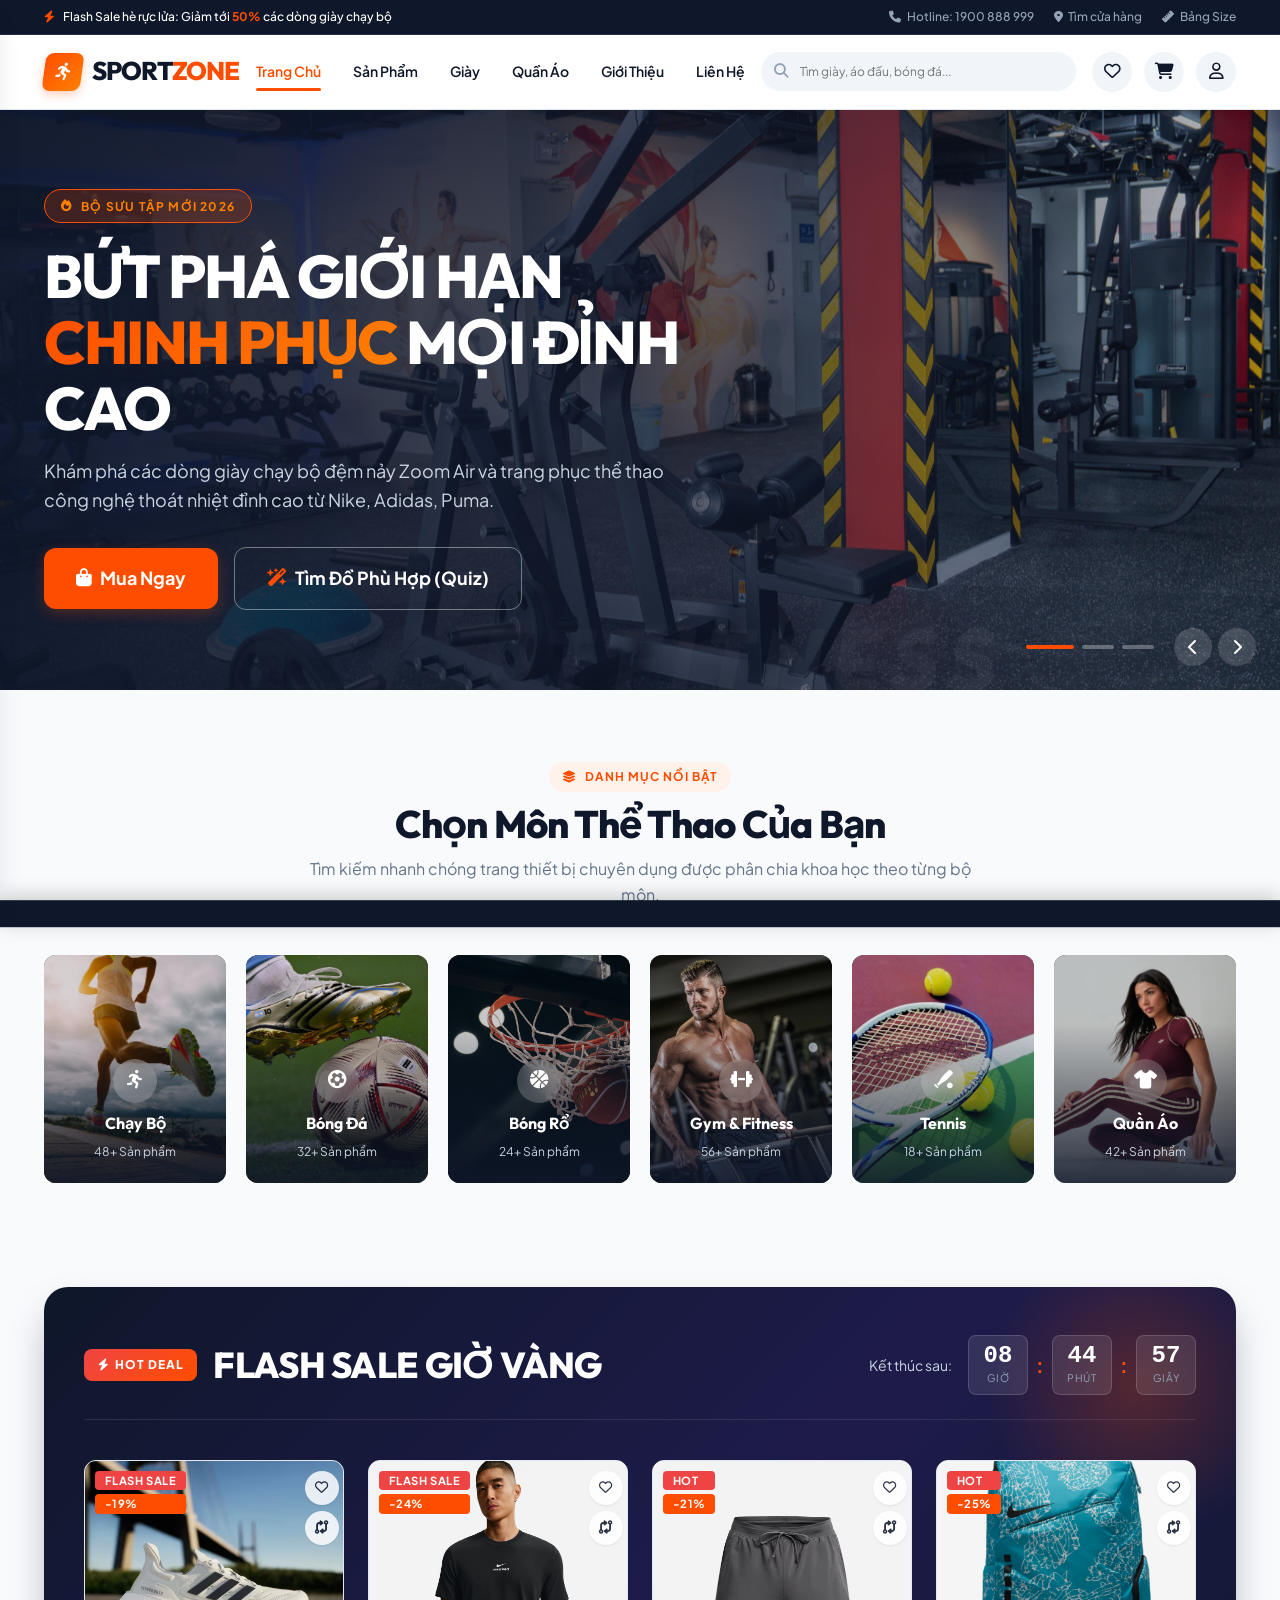
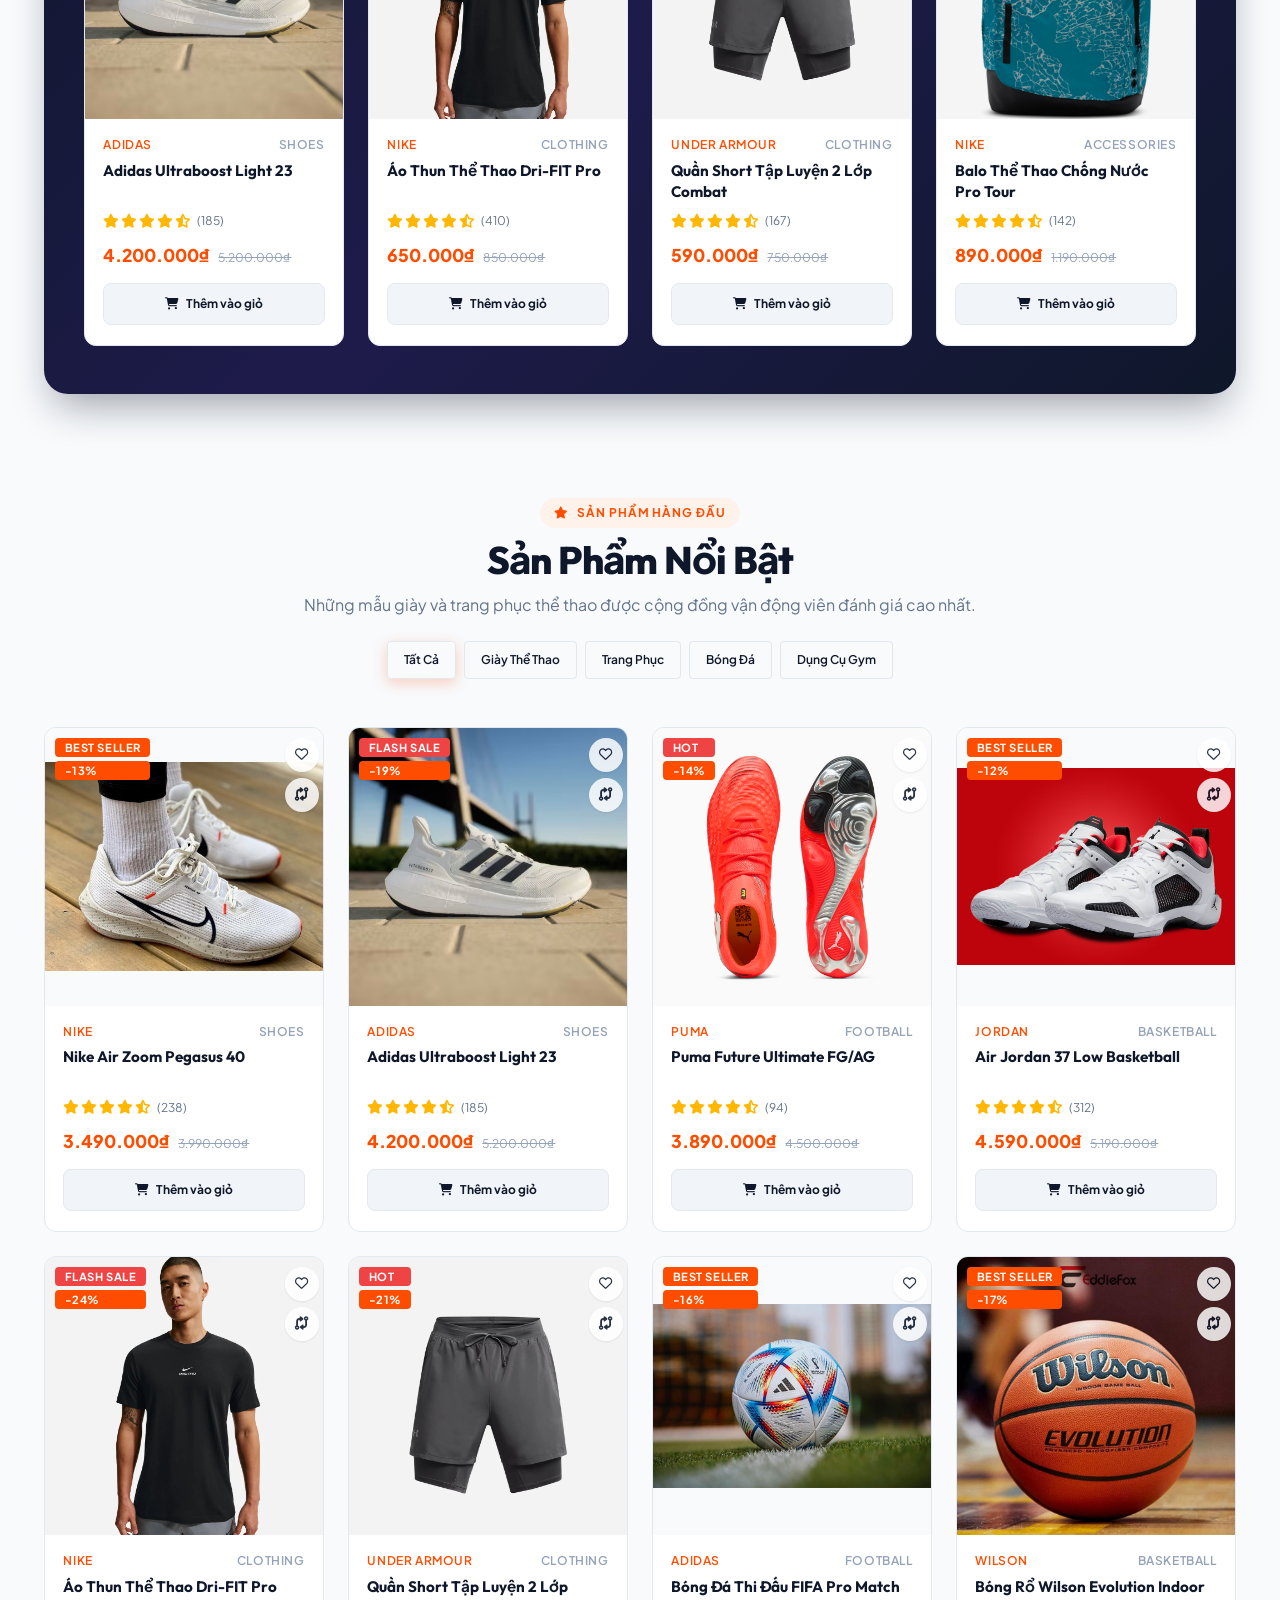
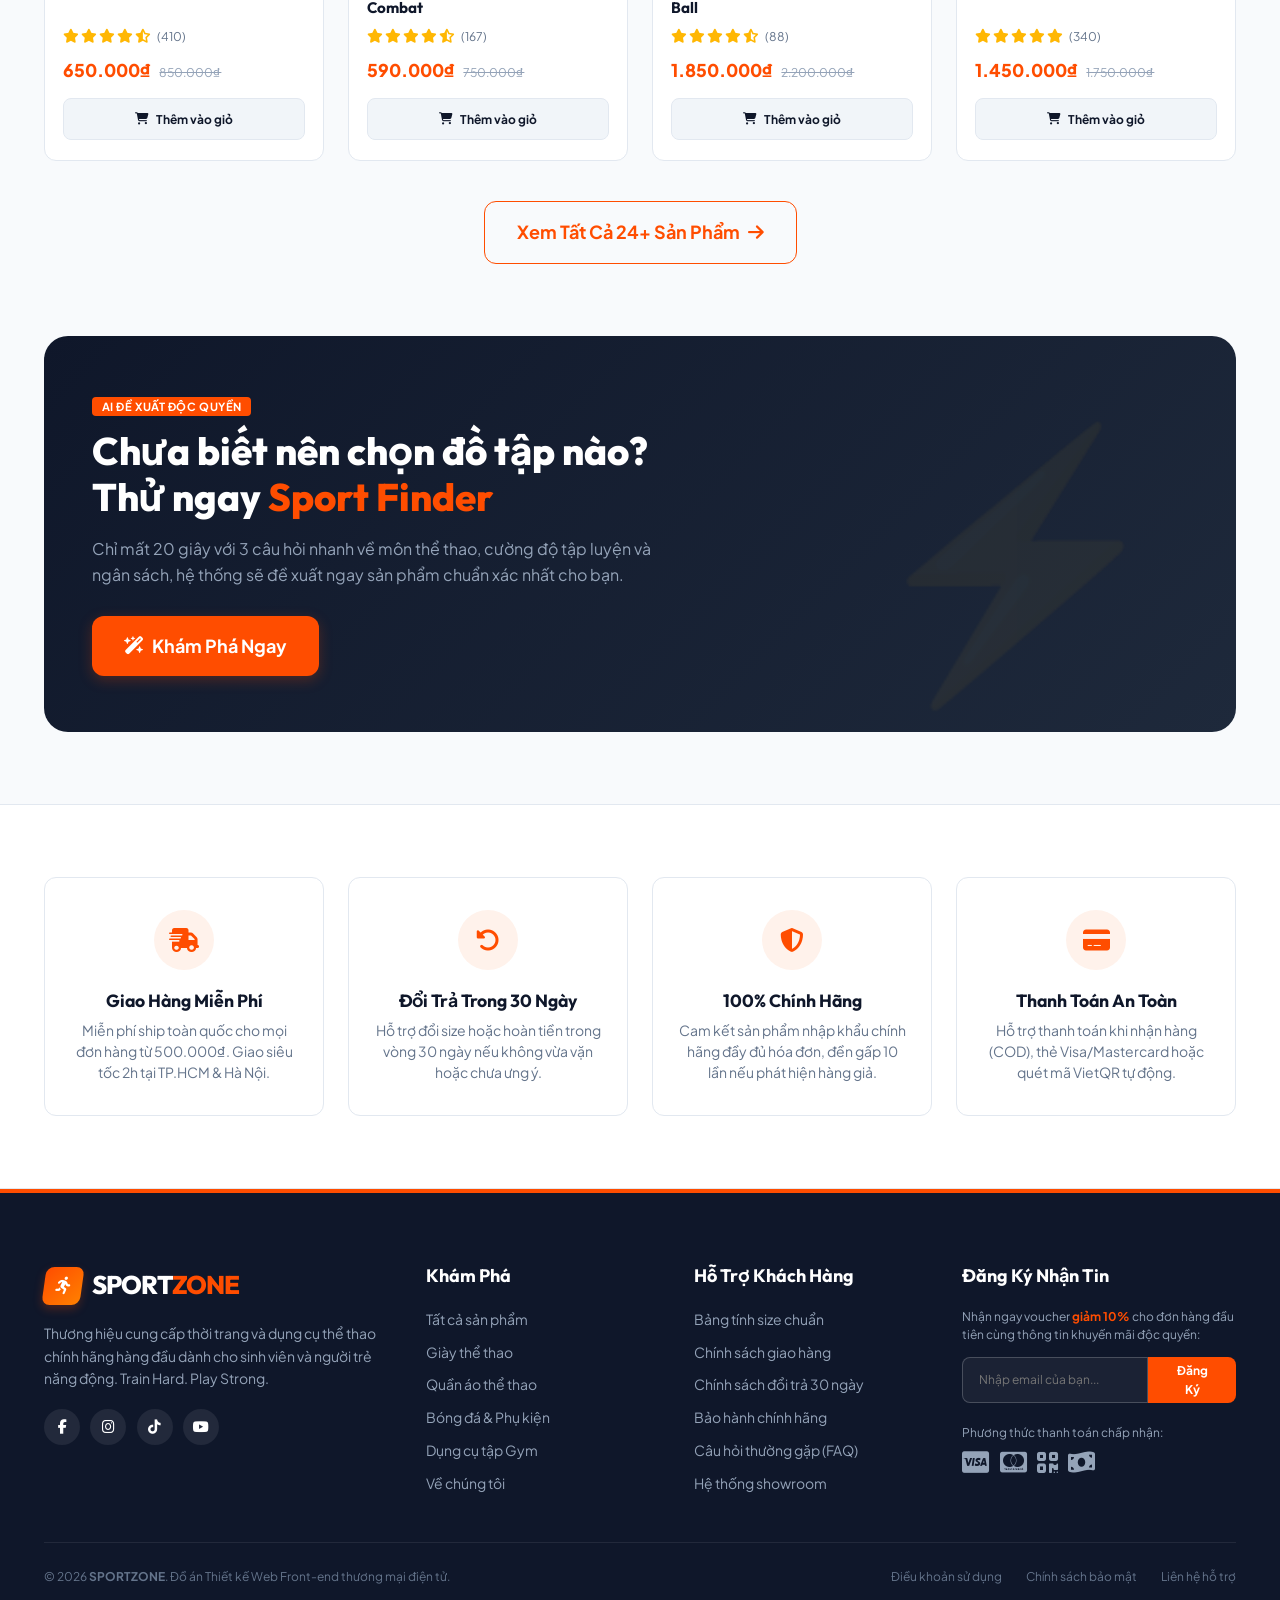
<file: index.html>
<!DOCTYPE html>
<html lang="vi">
<head>
  <meta charset="UTF-8" />
  <meta name="viewport" content="width=device-width, initial-scale=1.0" />
  <meta name="description" content="SPORTZONE - Thương hiệu thời trang và dụng cụ thể thao cao cấp chính hãng. Train Hard. Play Strong." />
  <title>SPORTZONE - Train Hard. Play Strong. | Đồ Thể Thao Cao Cấp</title>

  <!-- Google Fonts -->
  <link rel="preconnect" href="https://fonts.googleapis.com" />
  <link rel="preconnect" href="https://fonts.gstatic.com" crossorigin />
  <link href="https://fonts.googleapis.com/css2?family=Outfit:wght@600;700;800;900&family=Plus+Jakarta+Sans:wght@400;500;600;700;800&display=swap" rel="stylesheet" />

  <!-- Font Awesome 6 Icons -->
  <link rel="stylesheet" href="https://cdnjs.cloudflare.com/ajax/libs/font-awesome/6.4.2/css/all.min.css" />

  <!-- CSS Design System & Components -->
  <link rel="stylesheet" href="css/variables.css" />
  <link rel="stylesheet" href="css/reset.css" />
  <link rel="stylesheet" href="css/global.css" />
  <link rel="stylesheet" href="css/components.css" />
  <link rel="stylesheet" href="css/responsive.css" />
  <link rel="stylesheet" href="css/pages/home.css" />
</head>
<body>

  <!-- Top Announcement Bar -->
  <aside class="top-bar" aria-label="Thông báo đầu trang">
    <div class="container">
      <div class="top-bar-message">
        <i class="fa-solid fa-bolt text-primary"></i>
        <span>Flash Sale hè rực lửa: Giảm tới <span class="highlight">50%</span> các dòng giày chạy bộ</span>
      </div>
      <div class="top-bar-links">
        <a href="tel:1900888999"><i class="fa-solid fa-phone"></i> Hotline: 1900 888 999</a>
        <a href="contact.html"><i class="fa-solid fa-location-dot"></i> Tìm cửa hàng</a>
        <a href="javascript:void(0)" onclick="Modal.openSizeGuide()"><i class="fa-solid fa-ruler"></i> Bảng Size</a>
      </div>
    </div>
  </aside>

  <!-- Main Site Header -->
  <header class="site-header">
    <div class="container">
      <div class="header-inner">
        <!-- Brand Logo -->
        <a href="index.html" class="brand-logo" aria-label="SPORTZONE Trang chủ">
          <div class="logo-icon"><i class="fa-solid fa-person-running"></i></div>
          <span>SPORT<span class="logo-accent">ZONE</span></span>
        </a>

        <!-- Desktop Navigation -->
        <nav class="main-nav" aria-label="Thanh điều hướng chính">
          <a href="index.html" class="nav-link active">Trang Chủ</a>
          <a href="products.html" class="nav-link">Sản Phẩm</a>
          <a href="products.html?category=Shoes" class="nav-link">Giày</a>
          <a href="products.html?category=Clothing" class="nav-link">Quần Áo</a>
          <a href="about.html" class="nav-link">Giới Thiệu</a>
          <a href="contact.html" class="nav-link">Liên Hệ</a>
        </nav>

        <!-- Live Search Bar -->
        <div class="header-search">
          <div class="search-input-wrapper">
            <i class="fa-solid fa-magnifying-glass"></i>
            <input type="text" class="search-input" placeholder="Tìm giày, áo đấu, bóng đá..." aria-label="Tìm kiếm sản phẩm" />
          </div>
        </div>

        <!-- Header Action Icons -->
        <div class="header-actions">
          <!-- Wishlist Trigger -->
          <a href="wishlist.html" class="header-action-btn" title="Sản phẩm yêu thích" aria-label="Danh sách yêu thích">
            <i class="fa-regular fa-heart"></i>
            <span class="badge-count wishlist-badge" style="display: none;">0</span>
          </a>

          <!-- Cart Trigger -->
          <a href="cart.html" class="header-action-btn" title="Giỏ hàng của bạn" aria-label="Giỏ hàng">
            <i class="fa-solid fa-cart-shopping"></i>
            <span class="badge-count cart-badge" style="display: none;">0</span>
          </a>

          <!-- User Account Trigger -->
          <a href="login.html" class="header-action-btn user-auth-link" title="Tài khoản" aria-label="Tài khoản người dùng">
            <i class="fa-regular fa-user"></i>
          </a>

          <!-- Mobile Hamburger Toggle -->
          <button class="header-action-btn mobile-menu-toggle" aria-label="Mở menu điều hướng trên di động">
            <i class="fa-solid fa-bars"></i>
          </button>
        </div>
      </div>
    </div>
  </header>

  <!-- Mobile Navigation Drawer -->
  <div class="mobile-drawer-overlay"></div>
  <aside class="mobile-drawer" aria-label="Menu di động">
    <div class="mobile-drawer-header">
      <div class="brand-logo" style="font-size: 1.25rem;">
        <div class="logo-icon" style="width: 30px; height: 30px;"><i class="fa-solid fa-person-running"></i></div>
        <span>SPORT<span class="logo-accent">ZONE</span></span>
      </div>
      <button class="mobile-drawer-close" aria-label="Đóng menu"><i class="fa-solid fa-xmark"></i></button>
    </div>
    <div class="mobile-drawer-body">
      <div class="header-search" style="display: block; max-width: 100%; margin-bottom: 0.5rem;">
        <div class="search-input-wrapper">
          <i class="fa-solid fa-magnifying-glass"></i>
          <input type="text" class="search-input" placeholder="Tìm kiếm sản phẩm..." />
        </div>
      </div>
      <a href="index.html" class="mobile-nav-link active"><i class="fa-solid fa-house"></i> Trang Chủ</a>
      <a href="products.html" class="mobile-nav-link"><i class="fa-solid fa-shapes"></i> Tất Cả Sản Phẩm</a>
      <a href="products.html?category=Shoes" class="mobile-nav-link"><i class="fa-solid fa-shoe-prints"></i> Giày Thể Thao</a>
      <a href="products.html?category=Clothing" class="mobile-nav-link"><i class="fa-solid fa-shirt"></i> Quần Áo Thể Thao</a>
      <a href="products.html?category=Football" class="mobile-nav-link"><i class="fa-solid fa-futbol"></i> Bóng Đá</a>
      <a href="products.html?category=Basketball" class="mobile-nav-link"><i class="fa-solid fa-basketball"></i> Bóng Rổ</a>
      <a href="products.html?category=Gym" class="mobile-nav-link"><i class="fa-solid fa-dumbbell"></i> Dụng Cụ Gym</a>
      <a href="wishlist.html" class="mobile-nav-link"><i class="fa-solid fa-heart"></i> Sản Phẩm Yêu Thích</a>
      <a href="cart.html" class="mobile-nav-link"><i class="fa-solid fa-cart-shopping"></i> Giỏ Hàng</a>
      <a href="about.html" class="mobile-nav-link"><i class="fa-solid fa-users"></i> Về SPORTZONE</a>
      <a href="contact.html" class="mobile-nav-link"><i class="fa-solid fa-envelope"></i> Liên Hệ</a>
      <div style="border-top: 1px solid var(--border-color); padding-top: 1rem; margin-top: auto;">
        <a href="login.html" class="btn btn-primary btn-block"><i class="fa-regular fa-user"></i> Đăng Nhập / Đăng Ký</a>
      </div>
    </div>
  </aside>

  <!-- Hero Slider Section -->
  <section class="hero-slider-section" aria-label="Banner quảng bá">
    <div class="hero-slider">
      <!-- Slide 1 -->
      <div class="hero-slide is-active" style="background-image: url('assets/images/banners/home/home-hero-running.jpg');">
        <div class="hero-slide-overlay"></div>
        <div class="container" style="height: 100%; display: flex; align-items: center;">
          <div class="hero-content">
            <div class="hero-subtitle-badge">
              <i class="fa-solid fa-fire"></i> Bộ Sưu Tập Mới 2026
            </div>
            <h1 class="hero-title">Bứt Phá Giới Hạn <span>Chinh Phục</span> Mọi Đỉnh Cao</h1>
            <p class="hero-description">
              Khám phá các dòng giày chạy bộ đệm nảy Zoom Air và trang phục thể thao công nghệ thoát nhiệt đỉnh cao từ Nike, Adidas, Puma.
            </p>
            <div class="hero-actions">
              <a href="products.html" class="btn btn-primary btn-lg">
                <i class="fa-solid fa-bag-shopping"></i> Mua Ngay
              </a>
              <button type="button" class="btn btn-outline btn-lg" style="color: #ffffff; border-color: rgba(255,255,255,0.4);" onclick="Modal.openSportFinder()">
                <i class="fa-solid fa-wand-magic-sparkles text-primary"></i> Tìm Đồ Phù Hợp (Quiz)
              </button>
            </div>
          </div>
        </div>
      </div>

      <!-- Slide 2 -->
      <div class="hero-slide" style="background-image: url('assets/images/banners/home/home-hero-training.jpg');">
        <div class="hero-slide-overlay"></div>
        <div class="container" style="height: 100%; display: flex; align-items: center;">
          <div class="hero-content">
            <div class="hero-subtitle-badge">
              <i class="fa-solid fa-medal"></i> Tiêu Chuẩn Thi Đấu Quốc Tế
            </div>
            <h2 class="hero-title">Đam Mê Sân Cỏ <span>Bóng Đá & Bóng Rổ</span> Đỉnh Cao</h2>
            <p class="hero-description">
              Sở hữu giày đinh bám sân, găng tay thủ môn Predator và bóng thi đấu FIFA Quality Pro với mức ưu đãi tốt nhất.
            </p>
            <div class="hero-actions">
              <a href="products.html?category=Football" class="btn btn-primary btn-lg">
                Khám Phá Sân Cỏ
              </a>
              <a href="products.html?category=Basketball" class="btn btn-secondary btn-lg">
                Bóng Rổ Chuyên Nghiệp
              </a>
            </div>
          </div>
        </div>
      </div>

      <!-- Slide 3 -->
      <div class="hero-slide" style="background-image: url('assets/images/banners/home/home-hero-sports.jpg');">
        <div class="hero-slide-overlay"></div>
        <div class="container" style="height: 100%; display: flex; align-items: center;">
          <div class="hero-content">
            <div class="hero-subtitle-badge">
              <i class="fa-solid fa-dumbbell"></i> Dụng Cụ Gym & Thể Hình
            </div>
            <h2 class="hero-title">Train Hard <span>Play Strong</span> Mỗi Ngày</h2>
            <p class="hero-description">
              Đầy đủ dụng cụ tập luyện tại nhà và phòng tập: Dây kháng lực, con lăn bụng, đai lưng nâng tạ và thảm yoga chống trượt.
            </p>
            <div class="hero-actions">
              <a href="products.html?category=Gym" class="btn btn-primary btn-lg">
                Dụng Cụ Gym
              </a>
              <a href="products.html" class="btn btn-outline btn-lg" style="color:#ffffff; border-color: rgba(255,255,255,0.4);">
                Xem Toàn Bộ Kho
              </a>
            </div>
          </div>
        </div>
      </div>
    </div>

    <!-- Slider Navigation Controls -->
    <div class="hero-slider-nav">
      <div class="slider-dots">
        <span class="slider-dot is-active" aria-label="Slide 1"></span>
        <span class="slider-dot" aria-label="Slide 2"></span>
        <span class="slider-dot" aria-label="Slide 3"></span>
      </div>
      <div style="display: flex; gap: 0.4rem; margin-left: 0.5rem;">
        <button class="slider-arrow-btn slider-prev" aria-label="Slide trước"><i class="fa-solid fa-chevron-left"></i></button>
        <button class="slider-arrow-btn slider-next" aria-label="Slide tiếp"><i class="fa-solid fa-chevron-right"></i></button>
      </div>
    </div>
  </section>

  <!-- Featured Categories Section -->
  <section class="section">
    <div class="container">
      <div class="section-header">
        <span class="section-tag"><i class="fa-solid fa-layer-group"></i> Danh Mục Nổi Bật</span>
        <h2 class="section-title">Chọn Môn Thể Thao Của Bạn</h2>
        <p class="section-subtitle">
          Tìm kiếm nhanh chóng trang thiết bị chuyên dụng được phân chia khoa học theo từng bộ môn.
        </p>
      </div>

      <div class="categories-grid">
        <!-- Cat 1: Running -->
        <a href="products.html?category=Shoes" class="category-card">
          <img src="assets/images/categories/running/category-running.jpg" alt="Running" class="category-card-img" loading="lazy" />
          <div class="category-card-overlay"></div>
          <div class="category-card-content">
            <div class="category-card-icon"><i class="fa-solid fa-person-running"></i></div>
            <h3 class="category-card-title">Chạy Bộ</h3>
            <span class="category-card-count">48+ Sản phẩm</span>
          </div>
        </a>

        <!-- Cat 2: Football -->
        <a href="products.html?category=Football" class="category-card">
          <img src="assets/images/categories/football/category-football.jpg" alt="Football" class="category-card-img" loading="lazy" />
          <div class="category-card-overlay"></div>
          <div class="category-card-content">
            <div class="category-card-icon"><i class="fa-solid fa-futbol"></i></div>
            <h3 class="category-card-title">Bóng Đá</h3>
            <span class="category-card-count">32+ Sản phẩm</span>
          </div>
        </a>

        <!-- Cat 3: Basketball -->
        <a href="products.html?category=Basketball" class="category-card">
          <img src="assets/images/categories/basketball/category-basketball.jpg" alt="Basketball" class="category-card-img" loading="lazy" />
          <div class="category-card-overlay"></div>
          <div class="category-card-content">
            <div class="category-card-icon"><i class="fa-solid fa-basketball"></i></div>
            <h3 class="category-card-title">Bóng Rổ</h3>
            <span class="category-card-count">24+ Sản phẩm</span>
          </div>
        </a>

        <!-- Cat 4: Gym & Fitness -->
        <a href="products.html?category=Gym" class="category-card">
          <img src="assets/images/categories/gym/category-gym.jpg" alt="Gym" class="category-card-img" loading="lazy" />
          <div class="category-card-overlay"></div>
          <div class="category-card-content">
            <div class="category-card-icon"><i class="fa-solid fa-dumbbell"></i></div>
            <h3 class="category-card-title">Gym & Fitness</h3>
            <span class="category-card-count">56+ Sản phẩm</span>
          </div>
        </a>

        <!-- Cat 5: Tennis -->
        <a href="products.html?category=Accessories" class="category-card">
          <img src="assets/images/categories/tennis/category-tennis.jpg" alt="Tennis" class="category-card-img" loading="lazy" />
          <div class="category-card-overlay"></div>
          <div class="category-card-content">
            <div class="category-card-icon"><i class="fa-solid fa-baseball-bat-ball"></i></div>
            <h3 class="category-card-title">Tennis</h3>
            <span class="category-card-count">18+ Sản phẩm</span>
          </div>
        </a>

        <!-- Cat 6: Clothing -->
        <a href="products.html?category=Clothing" class="category-card">
          <img src="assets/images/categories/clothing/category-clothing.jpg" alt="Clothing" class="category-card-img" loading="lazy" />
          <div class="category-card-overlay"></div>
          <div class="category-card-content">
            <div class="category-card-icon"><i class="fa-solid fa-shirt"></i></div>
            <h3 class="category-card-title">Quần Áo</h3>
            <span class="category-card-count">42+ Sản phẩm</span>
          </div>
        </a>
      </div>
    </div>
  </section>

  <!-- Flash Sale Countdown Section -->
  <section class="container" aria-label="Khuyến mãi Flash Sale">
    <div class="flash-sale-section">
      <div class="flash-sale-header">
        <div class="flash-sale-title-wrap">
          <span class="flash-sale-badge"><i class="fa-solid fa-bolt"></i> HOT DEAL</span>
          <h2 class="flash-sale-title">FLASH SALE GIỜ VÀNG</h2>
        </div>

        <div style="display: flex; align-items: center; gap: 1rem; flex-wrap: wrap;">
          <span style="font-size: var(--font-sm); color: #cbd5e1;" id="fs-status-notice">Kết thúc sau:</span>
          <!-- Countdown Timer Component -->
          <div class="countdown-timer">
            <div class="countdown-box">
              <div class="countdown-number" id="fs-hours">08</div>
              <div class="countdown-label">Giờ</div>
            </div>
            <span class="countdown-sep">:</span>
            <div class="countdown-box">
              <div class="countdown-number" id="fs-mins">45</div>
              <div class="countdown-label">Phút</div>
            </div>
            <span class="countdown-sep">:</span>
            <div class="countdown-box">
              <div class="countdown-number" id="fs-secs">30</div>
              <div class="countdown-label">Giây</div>
            </div>
          </div>
        </div>
      </div>

      <!-- Flash Sale 4 Products Grid -->
      <div class="grid grid-4 product-grid" id="flash-sale-grid">
        <!-- Rendered by JavaScript -->
      </div>
    </div>
  </section>

  <!-- Featured Products Section with Interactive Filter Tabs -->
  <section class="section">
    <div class="container">
      <div class="section-header">
        <span class="section-tag"><i class="fa-solid fa-star"></i> Sản Phẩm Hàng Đầu</span>
        <h2 class="section-title">Sản Phẩm Nổi Bật</h2>
        <p class="section-subtitle">
          Những mẫu giày và trang phục thể thao được cộng đồng vận động viên đánh giá cao nhất.
        </p>

        <!-- Interactive Category Pills -->
        <div style="display: flex; justify-content: center; gap: 0.5rem; flex-wrap: wrap; margin-top: 1.5rem;">
          <button class="btn btn-sm btn-outline home-product-tab is-active btn-primary" data-cat="all">Tất Cả</button>
          <button class="btn btn-sm btn-outline home-product-tab" data-cat="Shoes">Giày Thể Thao</button>
          <button class="btn btn-sm btn-outline home-product-tab" data-cat="Clothing">Trang Phục</button>
          <button class="btn btn-sm btn-outline home-product-tab" data-cat="Football">Bóng Đá</button>
          <button class="btn btn-sm btn-outline home-product-tab" data-cat="Gym">Dụng Cụ Gym</button>
        </div>
      </div>

      <!-- Featured 8 Products Grid -->
      <div class="grid grid-4 product-grid" id="featured-products-grid">
        <!-- Rendered by JavaScript -->
      </div>

      <div style="text-align: center; margin-top: 2.5rem;">
        <a href="products.html" class="btn btn-outline-primary btn-lg">
          Xem Tất Cả 24+ Sản Phẩm <i class="fa-solid fa-arrow-right"></i>
        </a>
      </div>
    </div>
  </section>

  <!-- Sport Finder Mini Quiz Teaser (Creative Feature) -->
  <section class="container" style="margin-bottom: var(--space-3xl);" aria-label="Sport Finder Quiz">
    <div class="sport-finder-banner">
      <div class="sport-finder-content">
        <span class="badge badge-sale" style="margin-bottom: 0.75rem;">AI Đề Xuất Độc Quyền</span>
        <h2 class="sport-finder-title" style="color: #ffffff;">Chưa biết nên chọn đồ tập nào? Thử ngay <span>Sport Finder</span></h2>
        <p class="sport-finder-desc">
          Chỉ mất 20 giây với 3 câu hỏi nhanh về môn thể thao, cường độ tập luyện và ngân sách, hệ thống sẽ đề xuất ngay sản phẩm chuẩn xác nhất cho bạn.
        </p>
        <button type="button" class="btn btn-primary btn-lg" onclick="Modal.openSportFinder()">
          <i class="fa-solid fa-wand-magic-sparkles"></i> Khám Phá Ngay
        </button>
      </div>
    </div>
  </section>

  <!-- Why SPORTZONE? (4 Features) -->
  <section class="section" style="background-color: var(--surface-color); border-top: 1px solid var(--border-color); border-bottom: 1px solid var(--border-color);">
    <div class="container">
      <div class="why-us-grid">
        <div class="why-us-card">
          <div class="why-us-icon-wrap"><i class="fa-solid fa-truck-fast"></i></div>
          <h3 class="why-us-title">Giao Hàng Miễn Phí</h3>
          <p class="why-us-desc">Miễn phí ship toàn quốc cho mọi đơn hàng từ 500.000₫. Giao siêu tốc 2h tại TP.HCM & Hà Nội.</p>
        </div>

        <div class="why-us-card">
          <div class="why-us-icon-wrap"><i class="fa-solid fa-rotate-left"></i></div>
          <h3 class="why-us-title">Đổi Trả Trong 30 Ngày</h3>
          <p class="why-us-desc">Hỗ trợ đổi size hoặc hoàn tiền trong vòng 30 ngày nếu không vừa vặn hoặc chưa ưng ý.</p>
        </div>

        <div class="why-us-card">
          <div class="why-us-icon-wrap"><i class="fa-solid fa-shield-halved"></i></div>
          <h3 class="why-us-title">100% Chính Hãng</h3>
          <p class="why-us-desc">Cam kết sản phẩm nhập khẩu chính hãng đầy đủ hóa đơn, đền gấp 10 lần nếu phát hiện hàng giả.</p>
        </div>

        <div class="why-us-card">
          <div class="why-us-icon-wrap"><i class="fa-solid fa-credit-card"></i></div>
          <h3 class="why-us-title">Thanh Toán An Toàn</h3>
          <p class="why-us-desc">Hỗ trợ thanh toán khi nhận hàng (COD), thẻ Visa/Mastercard hoặc quét mã VietQR tự động.</p>
        </div>
      </div>
    </div>
  </section>

  <!-- Site Footer -->
  <footer class="site-footer">
    <div class="container">
      <div class="footer-top">
        <!-- Brand Info -->
        <div class="footer-brand">
          <a href="index.html" class="brand-logo" style="color: #ffffff;">
            <div class="logo-icon"><i class="fa-solid fa-person-running"></i></div>
            <span>SPORT<span class="logo-accent">ZONE</span></span>
          </a>
          <p>
            Thương hiệu cung cấp thời trang và dụng cụ thể thao chính hãng hàng đầu dành cho sinh viên và người trẻ năng động. Train Hard. Play Strong.
          </p>
          <div class="footer-socials">
            <a href="https://facebook.com" target="_blank" rel="noopener" class="social-link" aria-label="Facebook"><i class="fa-brands fa-facebook-f"></i></a>
            <a href="https://instagram.com" target="_blank" rel="noopener" class="social-link" aria-label="Instagram"><i class="fa-brands fa-instagram"></i></a>
            <a href="https://tiktok.com" target="_blank" rel="noopener" class="social-link" aria-label="TikTok"><i class="fa-brands fa-tiktok"></i></a>
            <a href="https://youtube.com" target="_blank" rel="noopener" class="social-link" aria-label="YouTube"><i class="fa-brands fa-youtube"></i></a>
          </div>
        </div>

        <!-- Quick Links -->
        <div>
          <h4 class="footer-col-title">Khám Phá</h4>
          <div class="footer-links">
            <a href="products.html">Tất cả sản phẩm</a>
            <a href="products.html?category=Shoes">Giày thể thao</a>
            <a href="products.html?category=Clothing">Quần áo thể thao</a>
            <a href="products.html?category=Football">Bóng đá & Phụ kiện</a>
            <a href="products.html?category=Gym">Dụng cụ tập Gym</a>
            <a href="about.html">Về chúng tôi</a>
          </div>
        </div>

        <!-- Customer Service -->
        <div>
          <h4 class="footer-col-title">Hỗ Trợ Khách Hàng</h4>
          <div class="footer-links">
            <a href="javascript:void(0)" onclick="Modal.openSizeGuide()">Bảng tính size chuẩn</a>
            <a href="contact.html">Chính sách giao hàng</a>
            <a href="contact.html">Chính sách đổi trả 30 ngày</a>
            <a href="contact.html">Bảo hành chính hãng</a>
            <a href="contact.html">Câu hỏi thường gặp (FAQ)</a>
            <a href="contact.html">Hệ thống showroom</a>
          </div>
        </div>

        <!-- Newsletter -->
        <div>
          <h4 class="footer-col-title">Đăng Ký Nhận Tin</h4>
          <p style="color: #94a3b8; font-size: var(--font-xs); line-height: 1.5;">
            Nhận ngay voucher <strong style="color: var(--primary-color);">giảm 10%</strong> cho đơn hàng đầu tiên cùng thông tin khuyến mãi độc quyền:
          </p>
          <form class="newsletter-form" aria-label="Form đăng ký nhận tin">
            <input type="email" class="newsletter-input" placeholder="Nhập email của bạn..." required aria-label="Địa chỉ email" />
            <button type="submit" class="newsletter-btn">Đăng Ký</button>
          </form>
          <div style="margin-top: 1.25rem;">
            <span style="font-size: var(--font-xs); color: #94a3b8; display: block; margin-bottom: 0.5rem;">Phương thức thanh toán chấp nhận:</span>
            <div class="payment-methods">
              <i class="fa-brands fa-cc-visa" title="Visa"></i>
              <i class="fa-brands fa-cc-mastercard" title="Mastercard"></i>
              <i class="fa-solid fa-qrcode" title="VietQR"></i>
              <i class="fa-solid fa-money-bill-wave" title="COD"></i>
            </div>
          </div>
        </div>
      </div>

      <div class="footer-bottom">
        <div>
          &copy; 2026 <strong>SPORTZONE</strong>. Đồ án Thiết kế Web Front-end thương mại điện tử.
        </div>
        <div style="display: flex; gap: 1.5rem;">
          <a href="about.html">Điều khoản sử dụng</a>
          <a href="about.html">Chính sách bảo mật</a>
          <a href="contact.html">Liên hệ hỗ trợ</a>
        </div>
      </div>
    </div>
  </footer>

  <!-- Core JavaScript Modules -->
  <script src="js/data/products.js" defer></script>
  <script src="js/utils/storage.js" defer></script>
  <script src="js/components/toast.js" defer></script>
  <script src="js/components/product-card.js" defer></script>
  <script src="js/components/modal.js" defer></script>
  <script src="js/main.js" defer></script>
  <script src="js/pages/home.js" defer></script>

</body>
</html>
</file>
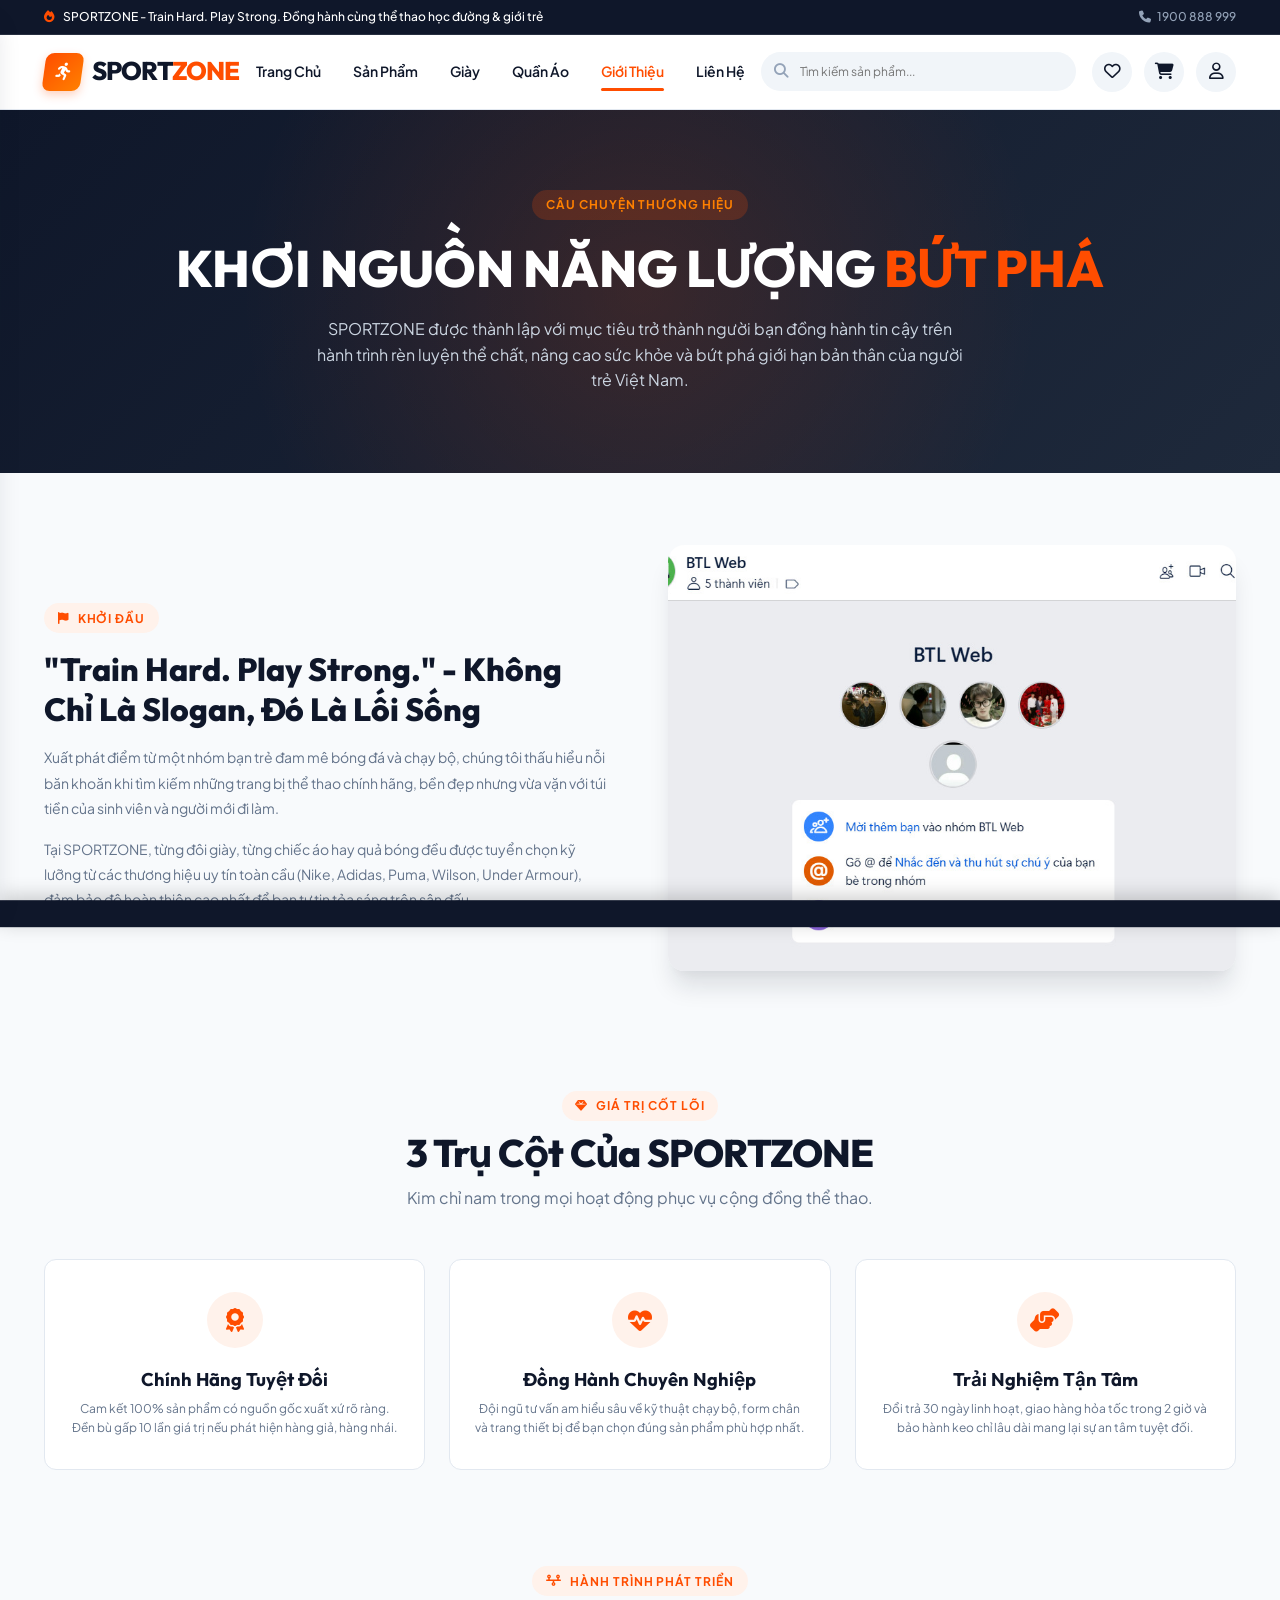
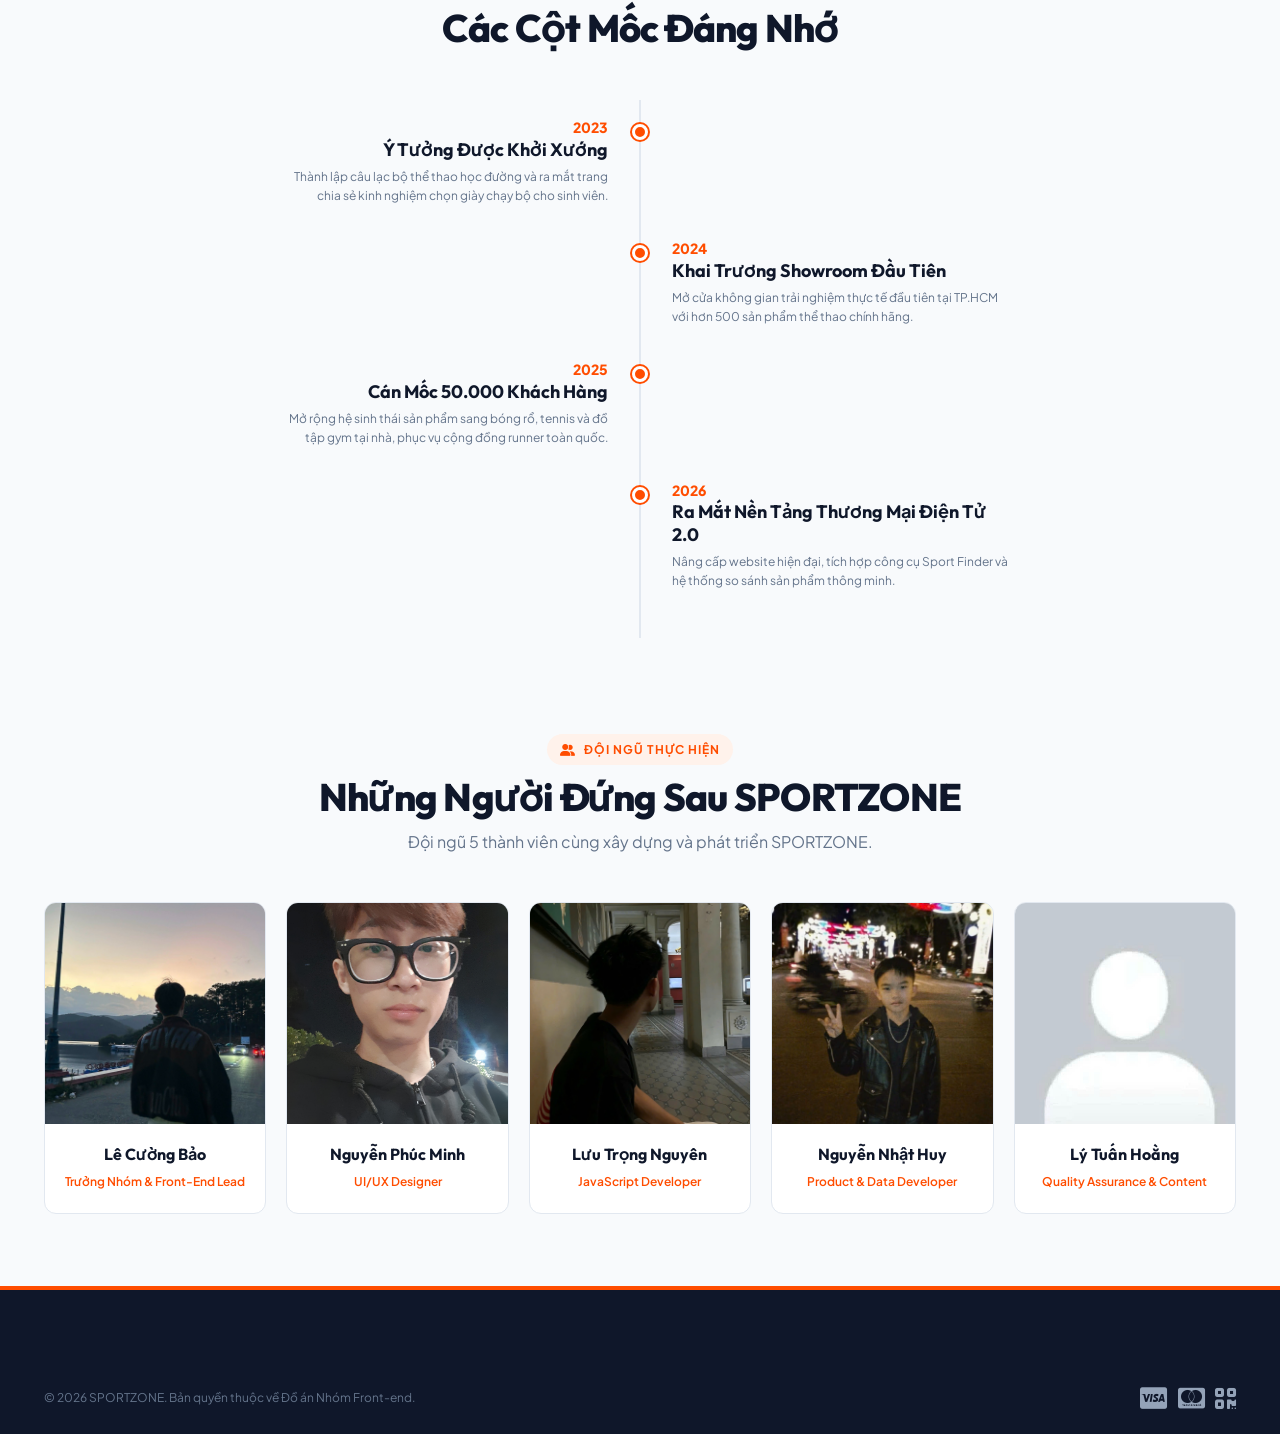
<file: about.html>
<!DOCTYPE html>
<html lang="vi">
<head>
  <meta charset="UTF-8" />
  <meta name="viewport" content="width=device-width, initial-scale=1.0" />
  <meta name="description" content="Khám phá câu chuyện hình thành, sứ mệnh và giá trị cốt lõi của thương hiệu thể thao SPORTZONE." />
  <title>Về Chúng Tôi - SPORTZONE</title>

  <!-- Google Fonts -->
  <link rel="preconnect" href="https://fonts.googleapis.com" />
  <link rel="preconnect" href="https://fonts.gstatic.com" crossorigin />
  <link href="https://fonts.googleapis.com/css2?family=Outfit:wght@600;700;800;900&family=Plus+Jakarta+Sans:wght@400;500;600;700;800&display=swap" rel="stylesheet" />

  <!-- Font Awesome 6 Icons -->
  <link rel="stylesheet" href="https://cdnjs.cloudflare.com/ajax/libs/font-awesome/6.4.2/css/all.min.css" />

  <!-- CSS Design System & Components -->
  <link rel="stylesheet" href="css/variables.css" />
  <link rel="stylesheet" href="css/reset.css" />
  <link rel="stylesheet" href="css/global.css" />
  <link rel="stylesheet" href="css/components.css" />
  <link rel="stylesheet" href="css/responsive.css" />
  <link rel="stylesheet" href="css/pages/about-contact.css" />
</head>
<body>

  <!-- Top Announcement Bar -->
  <aside class="top-bar">
    <div class="container">
      <div class="top-bar-message">
        <i class="fa-solid fa-fire text-primary"></i>
        <span>SPORTZONE - Train Hard. Play Strong. Đồng hành cùng thể thao học đường & giới trẻ</span>
      </div>
      <div class="top-bar-links">
        <a href="tel:1900888999"><i class="fa-solid fa-phone"></i> 1900 888 999</a>
      </div>
    </div>
  </aside>

  <!-- Main Site Header -->
  <header class="site-header">
    <div class="container">
      <div class="header-inner">
        <a href="index.html" class="brand-logo" aria-label="SPORTZONE Trang chủ">
          <div class="logo-icon"><i class="fa-solid fa-person-running"></i></div>
          <span>SPORT<span class="logo-accent">ZONE</span></span>
        </a>

        <nav class="main-nav" aria-label="Thanh điều hướng chính">
          <a href="index.html" class="nav-link">Trang Chủ</a>
          <a href="products.html" class="nav-link">Sản Phẩm</a>
          <a href="products.html?category=Shoes" class="nav-link">Giày</a>
          <a href="products.html?category=Clothing" class="nav-link">Quần Áo</a>
          <a href="about.html" class="nav-link active">Giới Thiệu</a>
          <a href="contact.html" class="nav-link">Liên Hệ</a>
        </nav>

        <div class="header-search">
          <div class="search-input-wrapper">
            <i class="fa-solid fa-magnifying-glass"></i>
            <input type="text" class="search-input" placeholder="Tìm kiếm sản phẩm..." />
          </div>
        </div>

        <div class="header-actions">
          <a href="wishlist.html" class="header-action-btn" title="Yêu thích">
            <i class="fa-regular fa-heart"></i>
            <span class="badge-count wishlist-badge" style="display: none;">0</span>
          </a>
          <a href="cart.html" class="header-action-btn" title="Giỏ hàng">
            <i class="fa-solid fa-cart-shopping"></i>
            <span class="badge-count cart-badge" style="display: none;">0</span>
          </a>
          <a href="login.html" class="header-action-btn user-auth-link" title="Tài khoản">
            <i class="fa-regular fa-user"></i>
          </a>
          <button class="header-action-btn mobile-menu-toggle" aria-label="Menu di động">
            <i class="fa-solid fa-bars"></i>
          </button>
        </div>
      </div>
    </div>
  </header>

  <!-- Mobile Drawer -->
  <div class="mobile-drawer-overlay"></div>
  <aside class="mobile-drawer">
    <div class="mobile-drawer-header">
      <div class="brand-logo" style="font-size: 1.25rem;">
        <div class="logo-icon" style="width: 30px; height: 30px;"><i class="fa-solid fa-person-running"></i></div>
        <span>SPORT<span class="logo-accent">ZONE</span></span>
      </div>
      <button class="mobile-drawer-close"><i class="fa-solid fa-xmark"></i></button>
    </div>
    <div class="mobile-drawer-body">
      <a href="index.html" class="mobile-nav-link"><i class="fa-solid fa-house"></i> Trang Chủ</a>
      <a href="products.html" class="mobile-nav-link"><i class="fa-solid fa-shapes"></i> Tất Cả Sản Phẩm</a>
      <a href="about.html" class="mobile-nav-link active"><i class="fa-solid fa-users"></i> Giới Thiệu</a>
      <a href="contact.html" class="mobile-nav-link"><i class="fa-solid fa-envelope"></i> Liên Hệ</a>
    </div>
  </aside>

  <!-- About Hero Banner -->
  <section class="about-hero">
    <div class="container" style="position: relative; z-index: 2;">
      <span class="section-tag" style="background: rgba(255, 77, 0, 0.2); color: #ff8000; margin-bottom: 1rem;">
        Câu Chuyện Thương Hiệu
      </span>
      <h1 style="font-size: clamp(2rem, 4vw, 3.25rem); font-weight: 800; text-transform: uppercase; margin-bottom: 1rem; color: #ffffff;">
        Khơi Nguồn Năng Lượng <span style="color: var(--primary-color);">Bứt Phá</span>
      </h1>
      <p style="max-width: 650px; margin: 0 auto; font-size: var(--font-base); color: #cbd5e1; line-height: 1.6;">
        SPORTZONE được thành lập với mục tiêu trở thành người bạn đồng hành tin cậy trên hành trình rèn luyện thể chất, nâng cao sức khỏe và bứt phá giới hạn bản thân của người trẻ Việt Nam.
      </p>
    </div>
  </section>

  <!-- Brand Story -->
  <main class="container">
    <div class="about-story-grid">
      <div>
        <span class="section-tag"><i class="fa-solid fa-flag"></i> Khởi Đầu</span>
        <h2 style="font-size: 2rem; font-weight: 800; margin: 0.5rem 0 1rem; line-height: 1.25;">
          "Train Hard. Play Strong." - Không Chỉ Là Slogan, Đó Là Lối Sống
        </h2>
        <p style="color: var(--text-muted); font-size: var(--font-sm); line-height: 1.8; margin-bottom: 1rem;">
          Xuất phát điểm từ một nhóm bạn trẻ đam mê bóng đá và chạy bộ, chúng tôi thấu hiểu nỗi băn khoăn khi tìm kiếm những trang bị thể thao chính hãng, bền đẹp nhưng vừa vặn với túi tiền của sinh viên và người mới đi làm.
        </p>
        <p style="color: var(--text-muted); font-size: var(--font-sm); line-height: 1.8;">
          Tại SPORTZONE, từng đôi giày, từng chiếc áo hay quả bóng đều được tuyển chọn kỹ lưỡng từ các thương hiệu uy tín toàn cầu (Nike, Adidas, Puma, Wilson, Under Armour), đảm bảo độ hoàn thiện cao nhất để bạn tự tin tỏa sáng trên sân đấu.
        </p>
      </div>

      <div>
        <img src="assets/images/about/brand-story/about-brand-story.jpg" alt="Thể thao SPORTZONE" class="about-story-img" />
      </div>
    </div>

    <!-- Core Values -->
    <div style="padding: var(--space-2xl) 0;">
      <div class="section-header">
        <span class="section-tag"><i class="fa-solid fa-gem"></i> Giá Trị Cốt Lõi</span>
        <h2 class="section-title">3 Trụ Cột Của SPORTZONE</h2>
        <p class="section-subtitle">Kim chỉ nam trong mọi hoạt động phục vụ cộng đồng thể thao.</p>
      </div>

      <div class="values-grid">
        <div class="value-card">
          <div class="value-icon"><i class="fa-solid fa-award"></i></div>
          <h3 style="font-size: 1.15rem; font-weight: bold; margin-bottom: 0.5rem;">Chính Hãng Tuyệt Đối</h3>
          <p style="font-size: var(--font-xs); color: var(--text-muted); line-height: 1.6;">
            Cam kết 100% sản phẩm có nguồn gốc xuất xứ rõ ràng. Đền bù gấp 10 lần giá trị nếu phát hiện hàng giả, hàng nhái.
          </p>
        </div>

        <div class="value-card">
          <div class="value-icon"><i class="fa-solid fa-heart-pulse"></i></div>
          <h3 style="font-size: 1.15rem; font-weight: bold; margin-bottom: 0.5rem;">Đồng Hành Chuyên Nghiệp</h3>
          <p style="font-size: var(--font-xs); color: var(--text-muted); line-height: 1.6;">
            Đội ngũ tư vấn am hiểu sâu về kỹ thuật chạy bộ, form chân và trang thiết bị để bạn chọn đúng sản phẩm phù hợp nhất.
          </p>
        </div>

        <div class="value-card">
          <div class="value-icon"><i class="fa-solid fa-handshake-angle"></i></div>
          <h3 style="font-size: 1.15rem; font-weight: bold; margin-bottom: 0.5rem;">Trải Nghiệm Tận Tâm</h3>
          <p style="font-size: var(--font-xs); color: var(--text-muted); line-height: 1.6;">
            Đổi trả 30 ngày linh hoạt, giao hàng hỏa tốc trong 2 giờ và bảo hành keo chỉ lâu dài mang lại sự an tâm tuyệt đối.
          </p>
        </div>
      </div>
    </div>

    <!-- Milestones Timeline -->
    <div style="padding: var(--space-2xl) 0;">
      <div class="section-header">
        <span class="section-tag"><i class="fa-solid fa-timeline"></i> Hành Trình Phát Triển</span>
        <h2 class="section-title">Các Cột Mốc Đáng Nhớ</h2>
      </div>

      <div class="timeline">
        <div class="timeline-item">
          <div class="timeline-dot"></div>
          <div class="timeline-year">2023</div>
          <h4 class="timeline-title">Ý Tưởng Được Khởi Xướng</h4>
          <p class="timeline-desc">Thành lập câu lạc bộ thể thao học đường và ra mắt trang chia sẻ kinh nghiệm chọn giày chạy bộ cho sinh viên.</p>
        </div>

        <div class="timeline-item">
          <div class="timeline-dot"></div>
          <div class="timeline-year">2024</div>
          <h4 class="timeline-title">Khai Trương Showroom Đầu Tiên</h4>
          <p class="timeline-desc">Mở cửa không gian trải nghiệm thực tế đầu tiên tại TP.HCM với hơn 500 sản phẩm thể thao chính hãng.</p>
        </div>

        <div class="timeline-item">
          <div class="timeline-dot"></div>
          <div class="timeline-year">2025</div>
          <h4 class="timeline-title">Cán Mốc 50.000 Khách Hàng</h4>
          <p class="timeline-desc">Mở rộng hệ sinh thái sản phẩm sang bóng rổ, tennis và đồ tập gym tại nhà, phục vụ cộng đồng runner toàn quốc.</p>
        </div>

        <div class="timeline-item">
          <div class="timeline-dot"></div>
          <div class="timeline-year">2026</div>
          <h4 class="timeline-title">Ra Mắt Nền Tảng Thương Mại Điện Tử 2.0</h4>
          <p class="timeline-desc">Nâng cấp website hiện đại, tích hợp công cụ Sport Finder và hệ thống so sánh sản phẩm thông minh.</p>
        </div>
      </div>
    </div>

    <!-- Team Members -->
    <div style="padding: var(--space-2xl) 0 var(--space-3xl);">
      <div class="section-header">
        <span class="section-tag"><i class="fa-solid fa-user-group"></i> Đội Ngũ Thực Hiện</span>
        <h2 class="section-title">Những Người Đứng Sau SPORTZONE</h2>
        <p class="section-subtitle">Đội ngũ 5 thành viên cùng xây dựng và phát triển SPORTZONE.</p>
      </div>

      <div class="team-grid">
        <div class="team-card">
          <img src="assets/images/about/team/team-le-cuong-bao.jpg" alt="Lê Cường Bảo" class="team-card-img" loading="lazy" />
          <div class="team-card-body">
            <h4 class="team-member-name">Lê Cường Bảo</h4>
            <span class="team-member-role">Trưởng Nhóm & Front-End Lead</span>
          </div>
        </div>

        <div class="team-card">
          <img src="assets/images/about/team/team-nguyen-phuc-minh.jpg" alt="Nguyễn Phúc Minh" class="team-card-img" loading="lazy" />
          <div class="team-card-body">
            <h4 class="team-member-name">Nguyễn Phúc Minh</h4>
            <span class="team-member-role">UI/UX Designer</span>
          </div>
        </div>

        <div class="team-card">
          <img src="assets/images/about/team/team-luu-trong-nguyen.jpg" alt="Lưu Trọng Nguyên" class="team-card-img" loading="lazy" />
          <div class="team-card-body">
            <h4 class="team-member-name">Lưu Trọng Nguyên</h4>
            <span class="team-member-role">JavaScript Developer</span>
          </div>
        </div>

        <div class="team-card">
          <img src="assets/images/about/team/team-nguyen-nhat-huy.jpg" alt="Nguyễn Nhật Huy" class="team-card-img" loading="lazy" />
          <div class="team-card-body">
            <h4 class="team-member-name">Nguyễn Nhật Huy</h4>
            <span class="team-member-role">Product & Data Developer</span>
          </div>
        </div>

        <div class="team-card">
          <img src="assets/images/about/team/team-ly-tuan-hoang.jpg" alt="Lý Tuấn Hoằng" class="team-card-img" loading="lazy" />
          <div class="team-card-body">
            <h4 class="team-member-name">Lý Tuấn Hoằng</h4>
            <span class="team-member-role">Quality Assurance & Content</span>
          </div>
        </div>
      </div>
    </div>
  </main>

  <!-- Site Footer -->
  <footer class="site-footer">
    <div class="container">
      <div class="footer-bottom">
        <div>&copy; 2026 SPORTZONE. Bản quyền thuộc về Đồ án Nhóm Front-end.</div>
        <div class="payment-methods">
          <i class="fa-brands fa-cc-visa"></i>
          <i class="fa-brands fa-cc-mastercard"></i>
          <i class="fa-solid fa-qrcode"></i>
        </div>
      </div>
    </div>
  </footer>

  <!-- Scripts -->
  <script src="js/data/products.js" defer></script>
  <script src="js/utils/storage.js" defer></script>
  <script src="js/components/toast.js" defer></script>
  <script src="js/components/product-card.js" defer></script>
  <script src="js/components/modal.js" defer></script>
  <script src="js/main.js" defer></script>

</body>
</html>
</file>
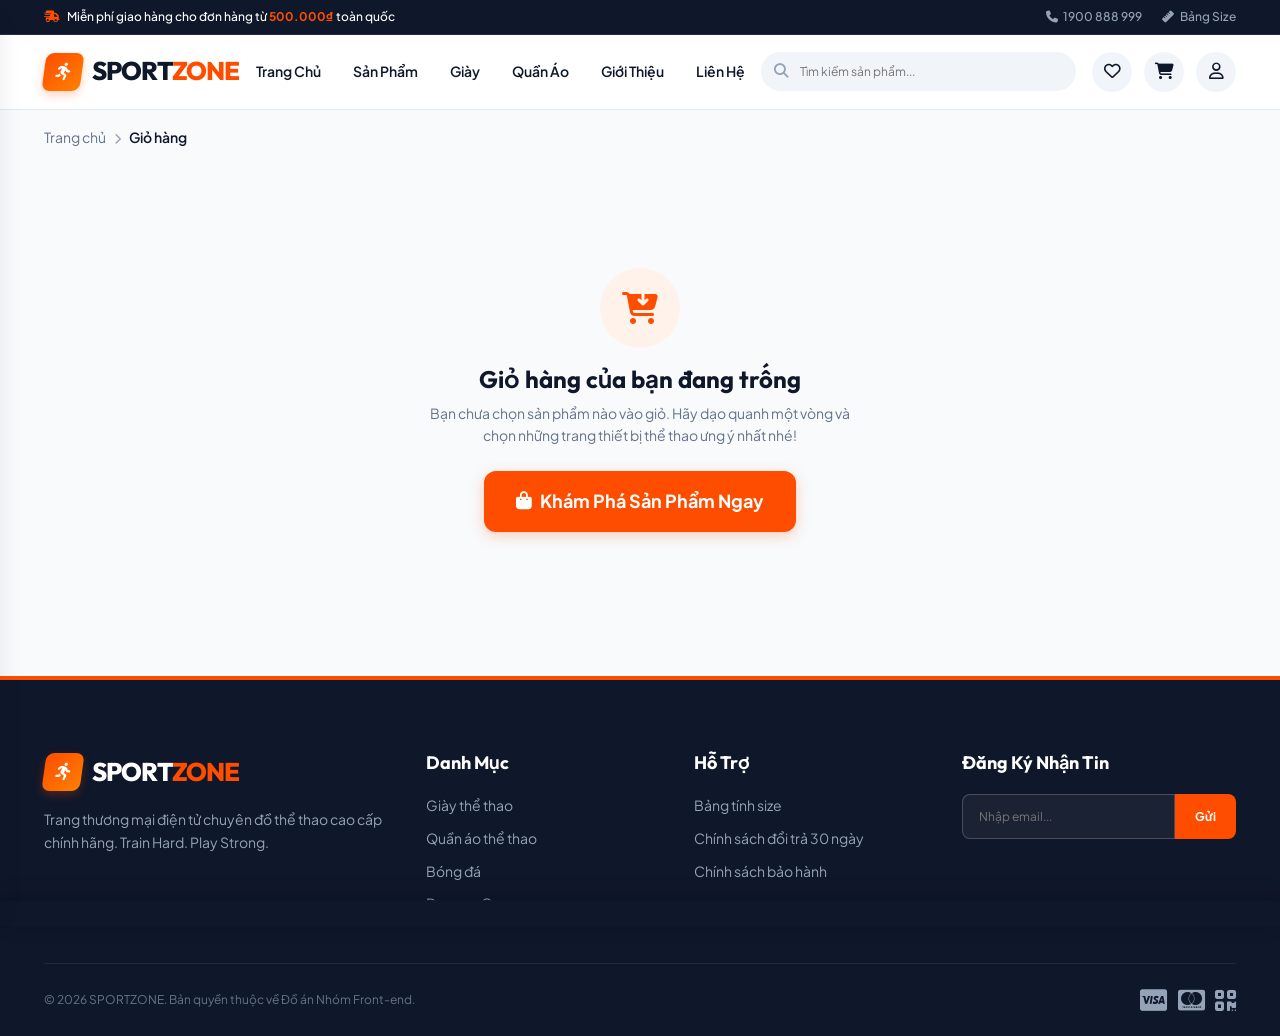
<file: cart.html>
<!DOCTYPE html>
<html lang="vi">
<head>
  <meta charset="UTF-8" />
  <meta name="viewport" content="width=device-width, initial-scale=1.0" />
  <meta name="description" content="Giỏ hàng của bạn tại SPORTZONE. Kiểm tra số lượng, áp dụng mã giảm giá và tiến hành thanh toán an toàn." />
  <title>Giỏ Hàng - SPORTZONE</title>

  <!-- Google Fonts -->
  <link rel="preconnect" href="https://fonts.googleapis.com" />
  <link rel="preconnect" href="https://fonts.gstatic.com" crossorigin />
  <link href="https://fonts.googleapis.com/css2?family=Outfit:wght@600;700;800;900&family=Plus+Jakarta+Sans:wght@400;500;600;700;800&display=swap" rel="stylesheet" />

  <!-- Font Awesome 6 Icons -->
  <link rel="stylesheet" href="https://cdnjs.cloudflare.com/ajax/libs/font-awesome/6.4.2/css/all.min.css" />

  <!-- CSS Design System & Components -->
  <link rel="stylesheet" href="css/variables.css" />
  <link rel="stylesheet" href="css/reset.css" />
  <link rel="stylesheet" href="css/global.css" />
  <link rel="stylesheet" href="css/components.css" />
  <link rel="stylesheet" href="css/responsive.css" />
  <link rel="stylesheet" href="css/pages/cart.css" />
</head>
<body>

  <!-- Top Announcement Bar -->
  <aside class="top-bar">
    <div class="container">
      <div class="top-bar-message">
        <i class="fa-solid fa-truck-fast text-primary"></i>
        <span>Miễn phí giao hàng cho đơn hàng từ <span class="highlight">500.000₫</span> toàn quốc</span>
      </div>
      <div class="top-bar-links">
        <a href="tel:1900888999"><i class="fa-solid fa-phone"></i> 1900 888 999</a>
        <a href="javascript:void(0)" onclick="Modal.openSizeGuide()"><i class="fa-solid fa-ruler"></i> Bảng Size</a>
      </div>
    </div>
  </aside>

  <!-- Main Site Header -->
  <header class="site-header">
    <div class="container">
      <div class="header-inner">
        <a href="index.html" class="brand-logo" aria-label="SPORTZONE Trang chủ">
          <div class="logo-icon"><i class="fa-solid fa-person-running"></i></div>
          <span>SPORT<span class="logo-accent">ZONE</span></span>
        </a>

        <nav class="main-nav" aria-label="Thanh điều hướng chính">
          <a href="index.html" class="nav-link">Trang Chủ</a>
          <a href="products.html" class="nav-link">Sản Phẩm</a>
          <a href="products.html?category=Shoes" class="nav-link">Giày</a>
          <a href="products.html?category=Clothing" class="nav-link">Quần Áo</a>
          <a href="about.html" class="nav-link">Giới Thiệu</a>
          <a href="contact.html" class="nav-link">Liên Hệ</a>
        </nav>

        <div class="header-search">
          <div class="search-input-wrapper">
            <i class="fa-solid fa-magnifying-glass"></i>
            <input type="text" class="search-input" placeholder="Tìm kiếm sản phẩm..." aria-label="Tìm kiếm sản phẩm" />
          </div>
        </div>

        <div class="header-actions">
          <a href="wishlist.html" class="header-action-btn" title="Yêu thích">
            <i class="fa-regular fa-heart"></i>
            <span class="badge-count wishlist-badge" style="display: none;">0</span>
          </a>
          <a href="cart.html" class="header-action-btn" title="Giỏ hàng">
            <i class="fa-solid fa-cart-shopping"></i>
            <span class="badge-count cart-badge" style="display: none;">0</span>
          </a>
          <a href="login.html" class="header-action-btn user-auth-link" title="Tài khoản">
            <i class="fa-regular fa-user"></i>
          </a>
          <button class="header-action-btn mobile-menu-toggle" aria-label="Mở menu di động">
            <i class="fa-solid fa-bars"></i>
          </button>
        </div>
      </div>
    </div>
  </header>

  <!-- Mobile Drawer -->
  <div class="mobile-drawer-overlay"></div>
  <aside class="mobile-drawer">
    <div class="mobile-drawer-header">
      <div class="brand-logo" style="font-size: 1.25rem;">
        <div class="logo-icon" style="width: 30px; height: 30px;"><i class="fa-solid fa-person-running"></i></div>
        <span>SPORT<span class="logo-accent">ZONE</span></span>
      </div>
      <button class="mobile-drawer-close"><i class="fa-solid fa-xmark"></i></button>
    </div>
    <div class="mobile-drawer-body">
      <a href="index.html" class="mobile-nav-link"><i class="fa-solid fa-house"></i> Trang Chủ</a>
      <a href="products.html" class="mobile-nav-link"><i class="fa-solid fa-shapes"></i> Tất Cả Sản Phẩm</a>
      <a href="wishlist.html" class="mobile-nav-link"><i class="fa-solid fa-heart"></i> Sản Phẩm Yêu Thích</a>
      <a href="cart.html" class="mobile-nav-link active"><i class="fa-solid fa-cart-shopping"></i> Giỏ Hàng</a>
    </div>
  </aside>

  <!-- Breadcrumb -->
  <div class="container">
    <nav class="breadcrumb" aria-label="Breadcrumb">
      <a href="index.html">Trang chủ</a>
      <span class="breadcrumb-separator"><i class="fa-solid fa-chevron-right" style="font-size: 0.7rem;"></i></span>
      <span class="breadcrumb-current">Giỏ hàng</span>
    </nav>
  </div>

  <!-- Cart Page Section -->
  <main class="cart-page-section">
    <div class="container">
      
      <!-- When Cart has items -->
      <div id="cart-page-content" style="display: none;">
        
        <!-- Free Shipping Progress -->
        <div class="freeship-banner">
          <div class="freeship-text" id="freeship-status-text">
            <i class="fa-solid fa-truck-fast text-primary"></i> Đang tính toán miễn phí vận chuyển...
          </div>
          <div class="freeship-bar-bg">
            <div class="freeship-bar-fill" id="freeship-progress-fill" style="width: 0%;"></div>
          </div>
        </div>

        <div class="cart-layout">
          <!-- Left Column: Items List -->
          <div>
            <div class="cart-items-container">
              <div class="cart-header-row">
                <span>Sản Phẩm</span>
                <span>Đơn Giá</span>
                <span>Số Lượng</span>
                <span>Thành Tiền</span>
                <span></span>
              </div>
              <div id="cart-items-list">
                <!-- Dynamically populated by cart.js -->
              </div>
            </div>

            <div class="cart-actions-bar">
              <a href="products.html" class="btn btn-outline">
                <i class="fa-solid fa-arrow-left"></i> Tiếp Tục Mua Sắm
              </a>
              <button type="button" class="btn btn-ghost" id="btn-clear-cart" style="color: var(--color-danger);">
                <i class="fa-regular fa-trash-can"></i> Xóa Toàn Bộ Giỏ Hàng
              </button>
            </div>
          </div>

          <!-- Right Column: Order Summary -->
          <div>
            <div class="order-summary-card">
              <h2 class="summary-title">Tóm Tắt Đơn Hàng</h2>

              <!-- Voucher Form -->
              <div>
                <form class="voucher-form" id="voucher-form">
                  <input type="text" class="voucher-input" placeholder="Mã giảm giá..." aria-label="Mã giảm giá" />
                  <button type="submit" class="btn btn-secondary btn-sm">Áp Dụng</button>
                </form>
                <div class="voucher-msg" id="voucher-message">
                  <span class="text-muted">Nhập SPORTZONE10, CHAMPION20 hoặc FREESHIP</span>
                </div>
              </div>

              <!-- Cost Rows -->
              <div class="summary-row">
                <span>Tạm tính:</span>
                <span id="summary-subtotal">0₫</span>
              </div>
              <div class="summary-row">
                <span>Giảm giá voucher:</span>
                <span id="summary-discount" class="text-success">-0₫</span>
              </div>
              <div class="summary-row">
                <span>Phí vận chuyển:</span>
                <span id="summary-shipping">30.000₫</span>
              </div>

              <div class="summary-total-row">
                <span class="summary-total-label">Tổng cộng:</span>
                <span class="summary-total-price" id="summary-total">0₫</span>
              </div>

              <a href="checkout.html" class="btn btn-primary btn-lg btn-block" id="btn-proceed-checkout">
                Tiến Hành Thanh Toán <i class="fa-solid fa-arrow-right"></i>
              </a>

              <div style="margin-top: 1.25rem; font-size: 0.75rem; color: var(--text-muted); display: flex; flex-direction: column; gap: 0.4rem;">
                <span><i class="fa-solid fa-lock text-primary"></i> Bảo mật thanh toán SSL 256-bit</span>
                <span><i class="fa-solid fa-shield-halved text-primary"></i> Cam kết 100% hàng thể thao chính hãng</span>
              </div>
            </div>
          </div>
        </div>

      </div>

      <!-- When Cart is Empty -->
      <div id="cart-empty-state" class="empty-state" style="display: none;">
        <div class="empty-state-icon">
          <i class="fa-solid fa-cart-arrow-down"></i>
        </div>
        <h2 class="empty-state-title">Giỏ hàng của bạn đang trống</h2>
        <p class="empty-state-desc">
          Bạn chưa chọn sản phẩm nào vào giỏ. Hãy dạo quanh một vòng và chọn những trang thiết bị thể thao ưng ý nhất nhé!
        </p>
        <a href="products.html" class="btn btn-primary btn-lg">
          <i class="fa-solid fa-bag-shopping"></i> Khám Phá Sản Phẩm Ngay
        </a>
      </div>

    </div>
  </main>

  <!-- Site Footer -->
  <footer class="site-footer">
    <div class="container">
      <div class="footer-top">
        <div class="footer-brand">
          <a href="index.html" class="brand-logo" style="color: #ffffff;">
            <div class="logo-icon"><i class="fa-solid fa-person-running"></i></div>
            <span>SPORT<span class="logo-accent">ZONE</span></span>
          </a>
          <p>Trang thương mại điện tử chuyên đồ thể thao cao cấp chính hãng. Train Hard. Play Strong.</p>
        </div>
        <div>
          <h4 class="footer-col-title">Danh Mục</h4>
          <div class="footer-links">
            <a href="products.html?category=Shoes">Giày thể thao</a>
            <a href="products.html?category=Clothing">Quần áo thể thao</a>
            <a href="products.html?category=Football">Bóng đá</a>
            <a href="products.html?category=Gym">Dụng cụ Gym</a>
          </div>
        </div>
        <div>
          <h4 class="footer-col-title">Hỗ Trợ</h4>
          <div class="footer-links">
            <a href="javascript:void(0)" onclick="Modal.openSizeGuide()">Bảng tính size</a>
            <a href="contact.html">Chính sách đổi trả 30 ngày</a>
            <a href="contact.html">Chính sách bảo hành</a>
          </div>
        </div>
        <div>
          <h4 class="footer-col-title">Đăng Ký Nhận Tin</h4>
          <form class="newsletter-form">
            <input type="email" class="newsletter-input" placeholder="Nhập email..." required />
            <button type="submit" class="newsletter-btn">Gửi</button>
          </form>
        </div>
      </div>
      <div class="footer-bottom">
        <div>&copy; 2026 SPORTZONE. Bản quyền thuộc về Đồ án Nhóm Front-end.</div>
        <div class="payment-methods">
          <i class="fa-brands fa-cc-visa"></i>
          <i class="fa-brands fa-cc-mastercard"></i>
          <i class="fa-solid fa-qrcode"></i>
        </div>
      </div>
    </div>
  </footer>

  <!-- Scripts -->
  <script src="js/data/products.js" defer></script>
  <script src="js/utils/storage.js" defer></script>
  <script src="js/components/toast.js" defer></script>
  <script src="js/components/product-card.js" defer></script>
  <script src="js/components/modal.js" defer></script>
  <script src="js/main.js" defer></script>
  <script src="js/pages/cart.js" defer></script>

</body>
</html>
</file>
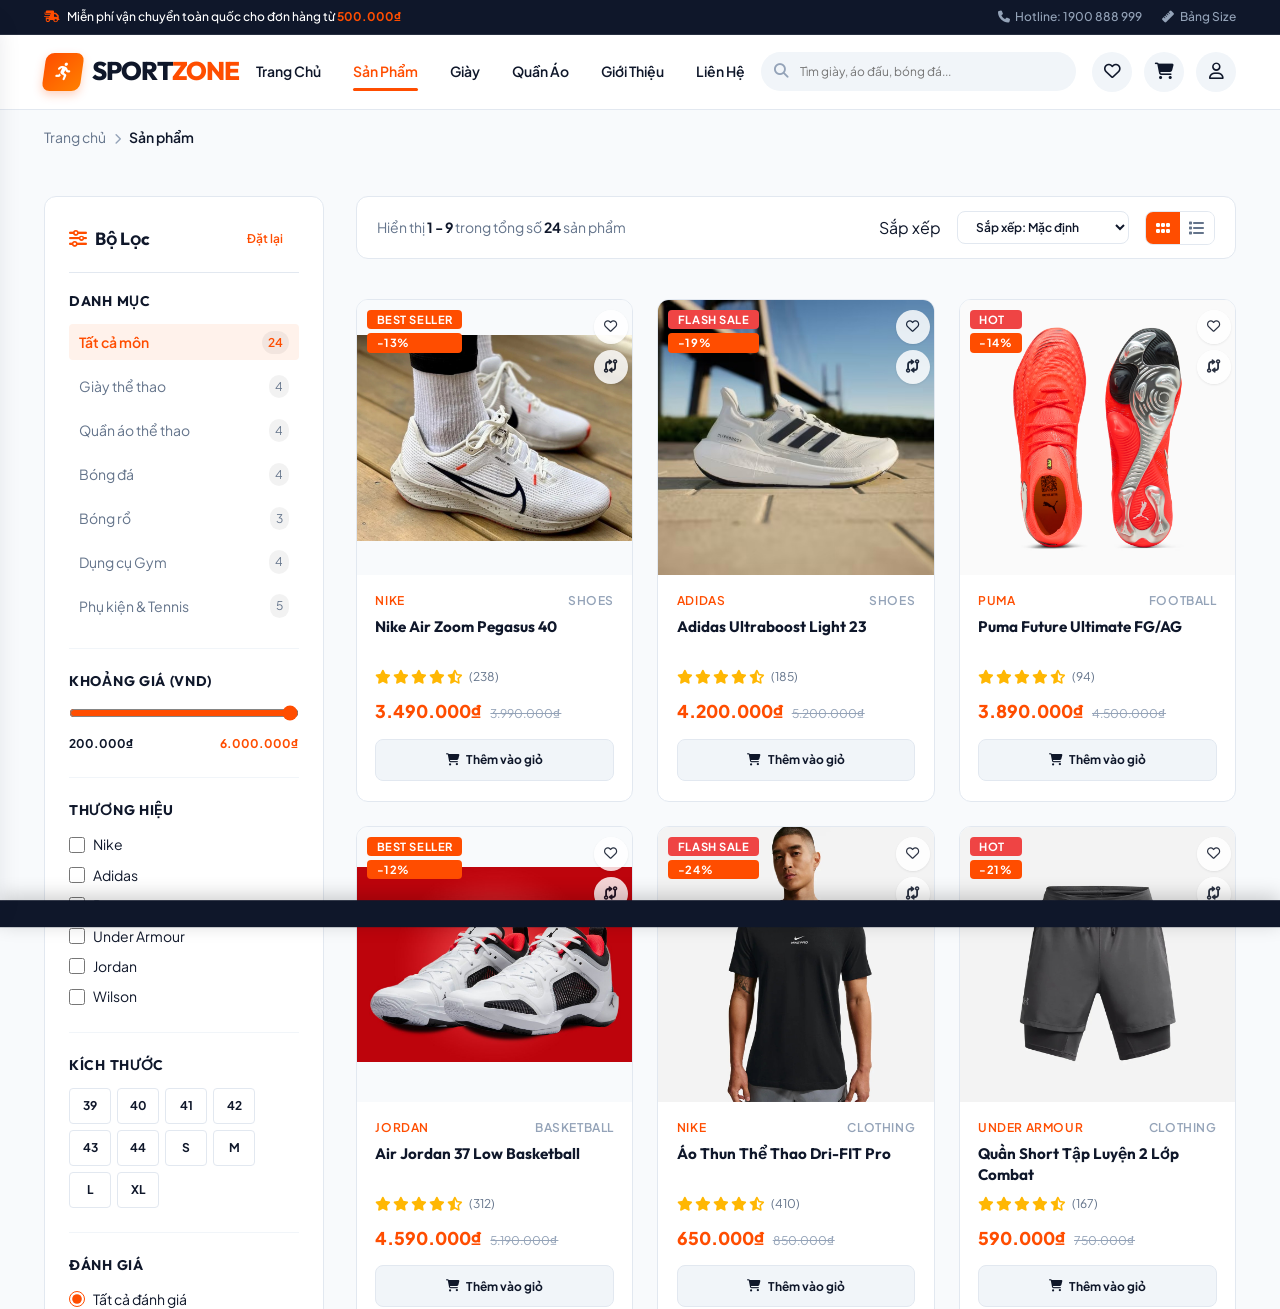
<file: checkout.html>
<!DOCTYPE html>
<html lang="vi">
<head>
  <meta charset="UTF-8" />
  <meta name="viewport" content="width=device-width, initial-scale=1.0" />
  <meta name="description" content="Thanh toán đơn hàng nhanh chóng, bảo mật tại SPORTZONE." />
  <title>Thanh Toán Đơn Hàng - SPORTZONE</title>

  <!-- Google Fonts -->
  <link rel="preconnect" href="https://fonts.googleapis.com" />
  <link rel="preconnect" href="https://fonts.gstatic.com" crossorigin />
  <link href="https://fonts.googleapis.com/css2?family=Outfit:wght@600;700;800;900&family=Plus+Jakarta+Sans:wght@400;500;600;700;800&display=swap" rel="stylesheet" />

  <!-- Font Awesome 6 Icons -->
  <link rel="stylesheet" href="https://cdnjs.cloudflare.com/ajax/libs/font-awesome/6.4.2/css/all.min.css" />

  <!-- CSS Design System & Components -->
  <link rel="stylesheet" href="css/variables.css" />
  <link rel="stylesheet" href="css/reset.css" />
  <link rel="stylesheet" href="css/global.css" />
  <link rel="stylesheet" href="css/components.css" />
  <link rel="stylesheet" href="css/responsive.css" />
  <link rel="stylesheet" href="css/pages/checkout.css" />
</head>
<body>

  <!-- Top Announcement Bar -->
  <aside class="top-bar">
    <div class="container">
      <div class="top-bar-message">
        <i class="fa-solid fa-lock text-primary"></i>
        <span>Hệ thống thanh toán bảo mật 256-bit SSL &bull; Cam kết hoàn tiền 100% nếu có sự cố</span>
      </div>
      <div class="top-bar-links">
        <a href="tel:1900888999"><i class="fa-solid fa-phone"></i> Hỗ trợ đặt hàng: 1900 888 999</a>
      </div>
    </div>
  </aside>

  <!-- Main Site Header -->
  <header class="site-header">
    <div class="container">
      <div class="header-inner">
        <a href="index.html" class="brand-logo" aria-label="SPORTZONE Trang chủ">
          <div class="logo-icon"><i class="fa-solid fa-person-running"></i></div>
          <span>SPORT<span class="logo-accent">ZONE</span></span>
        </a>

        <nav class="main-nav" aria-label="Thanh điều hướng chính">
          <a href="index.html" class="nav-link">Trang Chủ</a>
          <a href="products.html" class="nav-link">Sản Phẩm</a>
          <a href="about.html" class="nav-link">Giới Thiệu</a>
          <a href="contact.html" class="nav-link">Liên Hệ</a>
        </nav>

        <div class="header-actions">
          <a href="cart.html" class="btn btn-sm btn-outline">
            <i class="fa-solid fa-arrow-left"></i> Quay lại giỏ hàng
          </a>
        </div>
      </div>
    </div>
  </header>

  <!-- Breadcrumb -->
  <div class="container">
    <nav class="breadcrumb" aria-label="Breadcrumb">
      <a href="index.html">Trang chủ</a>
      <span class="breadcrumb-separator"><i class="fa-solid fa-chevron-right" style="font-size: 0.7rem;"></i></span>
      <a href="cart.html">Giỏ hàng</a>
      <span class="breadcrumb-separator"><i class="fa-solid fa-chevron-right" style="font-size: 0.7rem;"></i></span>
      <span class="breadcrumb-current">Thanh toán</span>
    </nav>
  </div>

  <!-- Checkout Page Section -->
  <main class="checkout-page-section">
    <div class="container">
      <form id="checkout-form" novalidate>
        <div class="checkout-layout">
          
          <!-- Left Column: Forms -->
          <div>
            
            <!-- Step 1: Customer Information -->
            <div class="checkout-card">
              <h2 class="checkout-card-title">
                <span class="step-num">1</span> Thông Tin Khách Hàng & Giao Nhận
              </h2>

              <div class="form-group">
                <label for="checkout-fullname" class="form-label required">Họ và tên người nhận</label>
                <input type="text" id="checkout-fullname" class="form-control" placeholder="Ví dụ: Nguyễn Văn An" />
                <span class="form-error" id="error-fullname" style="display: none;"></span>
              </div>

              <div class="grid grid-2" style="gap: 1rem;">
                <div class="form-group">
                  <label for="checkout-email" class="form-label required">Địa chỉ Email</label>
                  <input type="email" id="checkout-email" class="form-control" placeholder="email@example.com" />
                  <span class="form-error" id="error-email" style="display: none;"></span>
                </div>

                <div class="form-group">
                  <label for="checkout-phone" class="form-label required">Số điện thoại liên hệ</label>
                  <input type="tel" id="checkout-phone" class="form-control" placeholder="Ví dụ: 0912345678" />
                  <span class="form-error" id="error-phone" style="display: none;"></span>
                </div>
              </div>

              <div class="form-group">
                <label for="checkout-address" class="form-label required">Địa chỉ nhận hàng chi tiết</label>
                <input type="text" id="checkout-address" class="form-control" placeholder="Số nhà, tên ngõ/đường, tòa nhà/căn hộ..." />
                <span class="form-error" id="error-address" style="display: none;"></span>
              </div>

              <div class="grid grid-2" style="gap: 1rem;">
                <div class="form-group">
                  <label for="checkout-city" class="form-label required">Tỉnh / Thành phố</label>
                  <select id="checkout-city" class="form-control">
                    <option value="">-- Chọn Tỉnh / Thành phố --</option>
                    <option value="HN">Hà Nội</option>
                    <option value="HCM" selected>TP. Hồ Chí Minh</option>
                    <option value="DN">Đà Nẵng</option>
                    <option value="HP">Hải Phòng</option>
                    <option value="CT">Cần Thơ</option>
                    <option value="BD">Bình Dương</option>
                    <option value="DNA">Đồng Nai</option>
                  </select>
                  <span class="form-error" id="error-city" style="display: none;"></span>
                </div>

                <div class="form-group">
                  <label for="checkout-district" class="form-label required">Quận / Huyện</label>
                  <select id="checkout-district" class="form-control">
                    <option value="">-- Chọn Quận / Huyện --</option>
                    <option value="Q1" selected>Quận 1</option>
                    <option value="Q3">Quận 3</option>
                    <option value="Q7">Quận 7</option>
                    <option value="BT">Bình Thạnh</option>
                    <option value="TD">Thủ Đức</option>
                    <option value="CG">Cầu Giấy</option>
                    <option value="BD">Ba Đình</option>
                  </select>
                  <span class="form-error" id="error-district" style="display: none;"></span>
                </div>
              </div>

              <div class="form-group" style="margin-bottom: 0;">
                <label for="checkout-notes" class="form-label">Ghi chú cho shipper (Tùy chọn)</label>
                <textarea id="checkout-notes" class="form-control" rows="2" placeholder="Ví dụ: Giao giờ hành chính, gọi trước khi đến 15 phút..."></textarea>
              </div>
            </div>

            <!-- Step 2: Shipping Method -->
            <div class="checkout-card">
              <h2 class="checkout-card-title">
                <span class="step-num">2</span> Phương Thức Vận Chuyển
              </h2>

              <div class="shipping-methods-grid">
                <div class="shipping-method-option is-selected" data-method="standard">
                  <div class="shipping-method-header">
                    <span><input type="radio" name="shipping-method" checked /> Giao Tiêu Chuẩn</span>
                    <span class="text-primary font-bold">30.000₫</span>
                  </div>
                  <div class="shipping-method-time">Nhận hàng sau 2 - 4 ngày làm việc</div>
                </div>

                <div class="shipping-method-option" data-method="express">
                  <div class="shipping-method-header">
                    <span><input type="radio" name="shipping-method" /> Giao Hỏa Tốc 24H</span>
                    <span class="text-primary font-bold">50.000₫</span>
                  </div>
                  <div class="shipping-method-time">Nhận hàng ngay trong 24h nội thành</div>
                </div>
              </div>
            </div>

            <!-- Step 3: Payment Method -->
            <div class="checkout-card">
              <h2 class="checkout-card-title">
                <span class="step-num">3</span> Phương Thức Thanh Toán
              </h2>

              <div class="payment-methods-list">
                
                <!-- COD -->
                <div class="payment-method-card is-selected" data-payment="cod">
                  <div class="payment-method-header">
                    <input type="radio" name="payment-method" checked />
                    <span class="payment-method-title">Thanh toán khi nhận hàng (COD)</span>
                    <div class="payment-method-icons"><i class="fa-solid fa-money-bill-wave text-success"></i></div>
                  </div>
                  <div class="payment-method-content">
                    Bạn chỉ cần thanh toán bằng tiền mặt trực tiếp cho nhân viên giao hàng khi nhận và kiểm tra kiện hàng.
                  </div>
                </div>

                <!-- VietQR Bank Transfer -->
                <div class="payment-method-card" data-payment="bank">
                  <div class="payment-method-header">
                    <input type="radio" name="payment-method" />
                    <span class="payment-method-title">Chuyển khoản VietQR tự động (Miễn phí giao dịch)</span>
                    <div class="payment-method-icons"><i class="fa-solid fa-qrcode text-primary"></i></div>
                  </div>
                  <div class="payment-method-content">
                    <div class="qr-pay-box">
                      <!-- VietQR Demo Mock -->
                      <img src="https://api.qrserver.com/v1/create-qr-code/?size=150x150&data=SPORTZONE-PAYMENT-DEMO" alt="Mã VietQR Thanh Toán" class="qr-code-img" />
                      <div style="flex: 1;">
                        <div class="bank-info-item">Ngân hàng: <strong>MBBank (Ngân hàng Quân Đội)</strong></div>
                        <div class="bank-info-item">Số tài khoản: <strong id="bank-acc-num">19038472910018</strong></div>
                        <div class="bank-info-item">Chủ tài khoản: <strong>CONG TY SPORTZONE VIETNAM</strong></div>
                        <div class="bank-info-item">Nội dung CK: <strong>SZ [Số Điện Thoại]</strong></div>
                        <button type="button" class="btn btn-sm btn-outline" id="btn-copy-bank" style="margin-top: 0.35rem;">
                          <i class="fa-regular fa-copy"></i> Sao chép STK
                        </button>
                      </div>
                    </div>
                  </div>
                </div>

                <!-- Credit / Debit Card -->
                <div class="payment-method-card" data-payment="card">
                  <div class="payment-method-header">
                    <input type="radio" name="payment-method" />
                    <span class="payment-method-title">Thẻ tín dụng / Ghi nợ quốc tế (Visa, Mastercard, JCB)</span>
                    <div class="payment-method-icons">
                      <i class="fa-brands fa-cc-visa"></i>
                      <i class="fa-brands fa-cc-mastercard"></i>
                    </div>
                  </div>
                  <div class="payment-method-content">
                    <div class="form-group">
                      <label class="form-label">Số thẻ tín dụng</label>
                      <input type="text" id="card-number" class="form-control" placeholder="4123 4567 8901 2345" maxlength="19" />
                    </div>
                    <div class="grid grid-2" style="gap: 1rem;">
                      <div class="form-group" style="margin-bottom: 0;">
                        <label class="form-label">Ngày hết hạn (MM/YY)</label>
                        <input type="text" id="card-exp" class="form-control" placeholder="12/28" maxlength="5" />
                      </div>
                      <div class="form-group" style="margin-bottom: 0;">
                        <label class="form-label">Mã bảo mật CVV</label>
                        <input type="password" id="card-cvv" class="form-control" placeholder="***" maxlength="4" />
                      </div>
                    </div>
                  </div>
                </div>

              </div>
            </div>

          </div>

          <!-- Right Column: Order Overview -->
          <div>
            <div class="order-summary-card" style="position: sticky; top: 90px;">
              <h2 class="summary-title">Đơn Hàng Của Bạn</h2>

              <!-- Product items preview -->
              <div class="checkout-review-items" id="checkout-review-items">
                <!-- Injected by checkout.js -->
              </div>

              <!-- Price Breakdown -->
              <div class="summary-row">
                <span>Tạm tính hàng:</span>
                <span id="checkout-subtotal">0₫</span>
              </div>
              <div class="summary-row">
                <span>Voucher ưu đãi:</span>
                <span id="checkout-discount" class="text-success">-0₫</span>
              </div>
              <div class="summary-row">
                <span>Phí vận chuyển:</span>
                <span id="checkout-shipping">30.000₫</span>
              </div>

              <div class="summary-total-row">
                <span class="summary-total-label">Tổng thanh toán:</span>
                <span class="summary-total-price" id="checkout-total">0₫</span>
              </div>

              <button type="submit" class="btn btn-primary btn-lg btn-block" id="btn-submit-order">
                <i class="fa-solid fa-shield-check"></i> Xác Nhận Đặt Hàng
              </button>

              <p style="font-size: 0.75rem; color: var(--text-muted); text-align: center; margin-top: 1rem;">
                Bằng việc nhấn "Xác Nhận Đặt Hàng", bạn đồng ý với các điều khoản mua bán của SPORTZONE.
              </p>
            </div>
          </div>

        </div>
      </form>
    </div>
  </main>

  <!-- Site Footer -->
  <footer class="site-footer">
    <div class="container">
      <div class="footer-bottom" style="border: none;">
        <div>&copy; 2026 SPORTZONE. Bảo lưu mọi quyền. Đồ án Thiết kế Web Front-end.</div>
        <div class="payment-methods">
          <i class="fa-brands fa-cc-visa"></i>
          <i class="fa-brands fa-cc-mastercard"></i>
          <i class="fa-solid fa-qrcode"></i>
        </div>
      </div>
    </div>
  </footer>

  <!-- Scripts -->
  <script src="js/data/products.js" defer></script>
  <script src="js/utils/storage.js" defer></script>
  <script src="js/components/toast.js" defer></script>
  <script src="js/components/product-card.js" defer></script>
  <script src="js/components/modal.js" defer></script>
  <script src="js/main.js" defer></script>
  <script src="js/pages/checkout.js" defer></script>

</body>
</html>
</file>
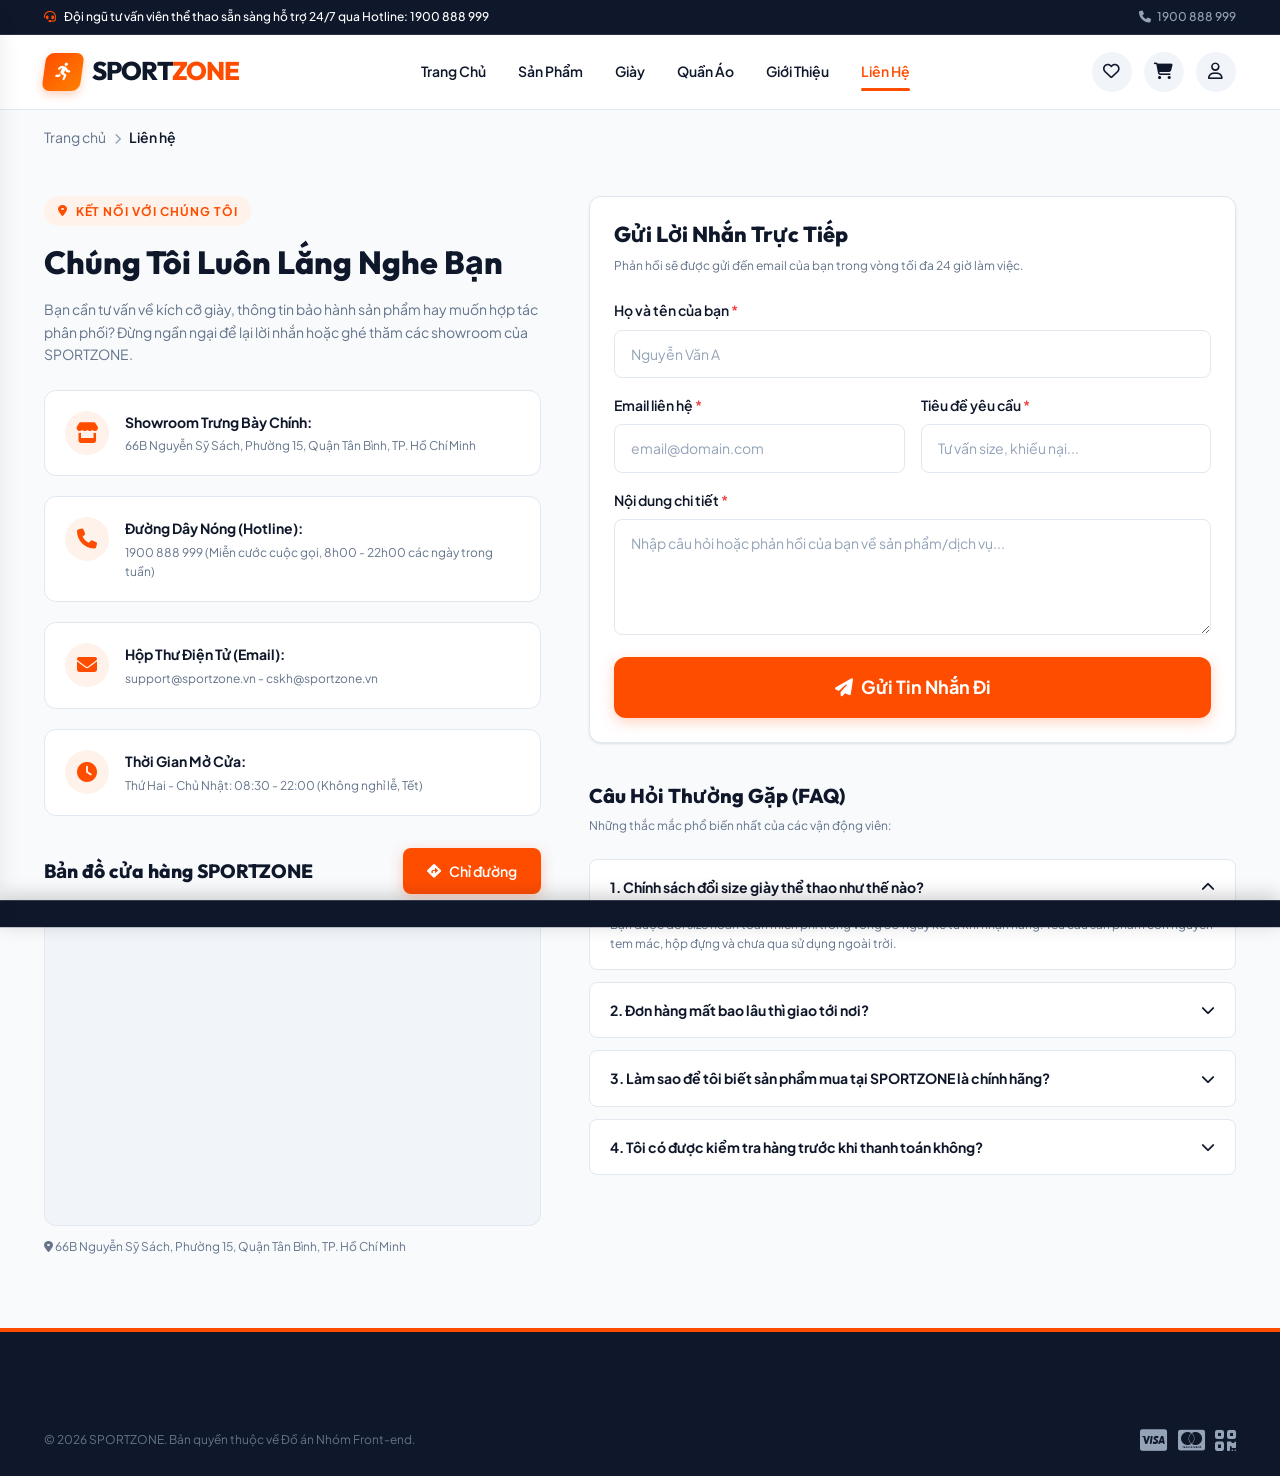
<file: contact.html>
<!DOCTYPE html>
<html lang="vi">
<head>
  <meta charset="UTF-8" />
  <meta name="viewport" content="width=device-width, initial-scale=1.0" />
  <meta name="description" content="Liên hệ với ban hỗ trợ khách hàng SPORTZONE. Hệ thống showroom tại Hà Nội, Đà Nẵng và TP.HCM." />
  <title>Liên Hệ & Hỗ Trợ - SPORTZONE</title>

  <!-- Google Fonts -->
  <link rel="preconnect" href="https://fonts.googleapis.com" />
  <link rel="preconnect" href="https://fonts.gstatic.com" crossorigin />
  <link href="https://fonts.googleapis.com/css2?family=Outfit:wght@600;700;800;900&family=Plus+Jakarta+Sans:wght@400;500;600;700;800&display=swap" rel="stylesheet" />

  <!-- Font Awesome 6 Icons -->
  <link rel="stylesheet" href="https://cdnjs.cloudflare.com/ajax/libs/font-awesome/6.4.2/css/all.min.css" />

  <!-- CSS Design System & Components -->
  <link rel="stylesheet" href="css/variables.css" />
  <link rel="stylesheet" href="css/reset.css" />
  <link rel="stylesheet" href="css/global.css" />
  <link rel="stylesheet" href="css/components.css" />
  <link rel="stylesheet" href="css/responsive.css" />
  <link rel="stylesheet" href="css/pages/about-contact.css" />
</head>
<body>

  <!-- Top Announcement Bar -->
  <aside class="top-bar">
    <div class="container">
      <div class="top-bar-message">
        <i class="fa-solid fa-headset text-primary"></i>
        <span>Đội ngũ tư vấn viên thể thao sẵn sàng hỗ trợ 24/7 qua Hotline: 1900 888 999</span>
      </div>
      <div class="top-bar-links">
        <a href="tel:1900888999"><i class="fa-solid fa-phone"></i> 1900 888 999</a>
      </div>
    </div>
  </aside>

  <!-- Main Site Header -->
  <header class="site-header">
    <div class="container">
      <div class="header-inner">
        <a href="index.html" class="brand-logo" aria-label="SPORTZONE Trang chủ">
          <div class="logo-icon"><i class="fa-solid fa-person-running"></i></div>
          <span>SPORT<span class="logo-accent">ZONE</span></span>
        </a>

        <nav class="main-nav" aria-label="Thanh điều hướng chính">
          <a href="index.html" class="nav-link">Trang Chủ</a>
          <a href="products.html" class="nav-link">Sản Phẩm</a>
          <a href="products.html?category=Shoes" class="nav-link">Giày</a>
          <a href="products.html?category=Clothing" class="nav-link">Quần Áo</a>
          <a href="about.html" class="nav-link">Giới Thiệu</a>
          <a href="contact.html" class="nav-link active">Liên Hệ</a>
        </nav>

        <div class="header-actions">
          <a href="wishlist.html" class="header-action-btn" title="Yêu thích">
            <i class="fa-regular fa-heart"></i>
            <span class="badge-count wishlist-badge" style="display: none;">0</span>
          </a>
          <a href="cart.html" class="header-action-btn" title="Giỏ hàng">
            <i class="fa-solid fa-cart-shopping"></i>
            <span class="badge-count cart-badge" style="display: none;">0</span>
          </a>
          <a href="login.html" class="header-action-btn user-auth-link" title="Tài khoản">
            <i class="fa-regular fa-user"></i>
          </a>
          <button class="header-action-btn mobile-menu-toggle" aria-label="Menu di động">
            <i class="fa-solid fa-bars"></i>
          </button>
        </div>
      </div>
    </div>
  </header>

  <!-- Mobile Drawer -->
  <div class="mobile-drawer-overlay"></div>
  <aside class="mobile-drawer">
    <div class="mobile-drawer-header">
      <div class="brand-logo" style="font-size: 1.25rem;">
        <div class="logo-icon" style="width: 30px; height: 30px;"><i class="fa-solid fa-person-running"></i></div>
        <span>SPORT<span class="logo-accent">ZONE</span></span>
      </div>
      <button class="mobile-drawer-close"><i class="fa-solid fa-xmark"></i></button>
    </div>
    <div class="mobile-drawer-body">
      <a href="index.html" class="mobile-nav-link"><i class="fa-solid fa-house"></i> Trang Chủ</a>
      <a href="products.html" class="mobile-nav-link"><i class="fa-solid fa-shapes"></i> Tất Cả Sản Phẩm</a>
      <a href="about.html" class="mobile-nav-link"><i class="fa-solid fa-users"></i> Giới Thiệu</a>
      <a href="contact.html" class="mobile-nav-link active"><i class="fa-solid fa-envelope"></i> Liên Hệ</a>
    </div>
  </aside>

  <!-- Breadcrumb -->
  <div class="container">
    <nav class="breadcrumb" aria-label="Breadcrumb">
      <a href="index.html">Trang chủ</a>
      <span class="breadcrumb-separator"><i class="fa-solid fa-chevron-right" style="font-size: 0.7rem;"></i></span>
      <span class="breadcrumb-current">Liên hệ</span>
    </nav>
  </div>

  <!-- Contact Main Content -->
  <main class="container">
    <div class="contact-layout">
      
      <!-- Left: Contact Information & Showrooms -->
      <div>
        <span class="section-tag"><i class="fa-solid fa-location-dot"></i> Kết Nối Với Chúng Tôi</span>
        <h1 style="font-size: 2rem; font-weight: 800; margin: 0.5rem 0 1rem;">
          Chúng Tôi Luôn Lắng Nghe Bạn
        </h1>
        <p style="color: var(--text-muted); font-size: var(--font-sm); line-height: 1.6;">
          Bạn cần tư vấn về kích cỡ giày, thông tin bảo hành sản phẩm hay muốn hợp tác phân phối? Đừng ngần ngại để lại lời nhắn hoặc ghé thăm các showroom của SPORTZONE.
        </p>

        <div class="contact-info-list">
          <div class="contact-info-card">
            <div class="contact-info-icon"><i class="fa-solid fa-store"></i></div>
            <div class="contact-info-text">
              <strong>Showroom Trưng Bày Chính:</strong>
              <p>66B Nguyễn Sỹ Sách, Phường 15, Quận Tân Bình, TP. Hồ Chí Minh</p>
            </div>
          </div>

          <div class="contact-info-card">
            <div class="contact-info-icon"><i class="fa-solid fa-phone"></i></div>
            <div class="contact-info-text">
              <strong>Đường Dây Nóng (Hotline):</strong>
              <p>1900 888 999 (Miễn cước cuộc gọi, 8h00 - 22h00 các ngày trong tuần)</p>
            </div>
          </div>

          <div class="contact-info-card">
            <div class="contact-info-icon"><i class="fa-solid fa-envelope"></i></div>
            <div class="contact-info-text">
              <strong>Hộp Thư Điện Tử (Email):</strong>
              <p>support@sportzone.vn - cskh@sportzone.vn</p>
            </div>
          </div>

          <div class="contact-info-card">
            <div class="contact-info-icon"><i class="fa-solid fa-clock"></i></div>
            <div class="contact-info-text">
              <strong>Thời Gian Mở Cửa:</strong>
              <p>Thứ Hai - Chủ Nhật: 08:30 - 22:00 (Không nghỉ lễ, Tết)</p>
            </div>
          </div>
        </div>

        <!-- Google Maps: Vi tri showroom SPORTZONE -->
        <section aria-label="Bản đồ vị trí SPORTZONE" style="margin-top: 2rem;">
          <div style="display: flex; align-items: center; justify-content: space-between; gap: 1rem; flex-wrap: wrap; margin-bottom: 0.75rem;">
            <h2 style="font-size: 1.2rem; font-weight: 800; margin: 0;">Bản đồ cửa hàng SPORTZONE</h2>
            <a href="https://www.google.com/maps/dir/?api=1&destination=66B%20Nguy%E1%BB%85n%20S%E1%BB%B9%20S%C3%A1ch%2C%20Ph%C6%B0%E1%BB%9Dng%2015%2C%20Qu%E1%BA%ADn%20T%C3%A2n%20B%C3%ACnh%2C%20TP.%20H%E1%BB%93%20Ch%C3%AD%20Minh" target="_blank" rel="noopener noreferrer" class="btn btn-primary" style="display: inline-flex; align-items: center; gap: 0.5rem; text-decoration: none;">
              <i class="fa-solid fa-diamond-turn-right" aria-hidden="true"></i> Chỉ đường
            </a>
          </div>
          <div style="width: 100%; height: 320px; border-radius: var(--radius-md); overflow: hidden; border: 1px solid var(--border-color); background: var(--bg-subtle);">
            <iframe
              title="Google Maps - SPORTZONE, 66B Nguyễn Sỹ Sách, Tân Bình, TP. Hồ Chí Minh"
              src="https://maps.google.com/maps?q=66B%20Nguy%E1%BB%85n%20S%E1%BB%B9%20S%C3%A1ch%2C%20Ph%C6%B0%E1%BB%9Dng%2015%2C%20Qu%E1%BA%ADn%20T%C3%A2n%20B%C3%ACnh%2C%20TP.%20H%E1%BB%93%20Ch%C3%AD%20Minh&t=&z=16&ie=UTF8&iwloc=&output=embed"
              width="100%" height="100%" style="border: 0; display: block;"
              loading="lazy" referrerpolicy="no-referrer-when-downgrade" allowfullscreen>
            </iframe>
          </div>
          <p style="margin-top: 0.65rem; font-size: var(--font-xs); color: var(--text-muted); line-height: 1.6;">
            <i class="fa-solid fa-location-dot" aria-hidden="true"></i>
            66B Nguyễn Sỹ Sách, Phường 15, Quận Tân Bình, TP. Hồ Chí Minh
          </p>
        </section>
      </div>

      <!-- Right: Contact Form & FAQ Accordion -->
      <div>
        <!-- Contact Form Card -->
        <div class="card" style="margin-bottom: 2.5rem;">
          <h2 style="font-size: 1.35rem; font-weight: 800; margin-bottom: 0.5rem;">Gửi Lời Nhắn Trực Tiếp</h2>
          <p style="font-size: var(--font-xs); color: var(--text-muted); margin-bottom: 1.5rem;">
            Phản hồi sẽ được gửi đến email của bạn trong vòng tối đa 24 giờ làm việc.
          </p>

          <form id="contact-form" novalidate>
            <div class="form-group">
              <label for="contact-name" class="form-label required">Họ và tên của bạn</label>
              <input type="text" id="contact-name" class="form-control" placeholder="Nguyễn Văn A" required />
            </div>

            <div class="grid grid-2" style="gap: 1rem;">
              <div class="form-group">
                <label for="contact-email" class="form-label required">Email liên hệ</label>
                <input type="email" id="contact-email" class="form-control" placeholder="email@domain.com" required />
              </div>
              <div class="form-group">
                <label for="contact-subject" class="form-label required">Tiêu đề yêu cầu</label>
                <input type="text" id="contact-subject" class="form-control" placeholder="Tư vấn size, khiếu nại..." required />
              </div>
            </div>

            <div class="form-group">
              <label for="contact-message" class="form-label required">Nội dung chi tiết</label>
              <textarea id="contact-message" class="form-control" rows="4" placeholder="Nhập câu hỏi hoặc phản hồi của bạn về sản phẩm/dịch vụ..." required></textarea>
            </div>

            <button type="submit" class="btn btn-primary btn-block btn-lg">
              <i class="fa-solid fa-paper-plane"></i> Gửi Tin Nhắn Đi
            </button>
          </form>
        </div>

        <!-- FAQ Accordion -->
        <div>
          <h3 style="font-size: 1.25rem; font-weight: 800; margin-bottom: 0.5rem;">Câu Hỏi Thường Gặp (FAQ)</h3>
          <p style="font-size: var(--font-xs); color: var(--text-muted);">Những thắc mắc phổ biến nhất của các vận động viên:</p>

          <div class="faq-accordion">
            <div class="faq-item is-open">
              <div class="faq-question">
                <span>1. Chính sách đổi size giày thể thao như thế nào?</span>
                <i class="fa-solid fa-chevron-down"></i>
              </div>
              <div class="faq-answer">
                Bạn được đổi size hoàn toàn miễn phí trong vòng 30 ngày kể từ khi nhận hàng. Yêu cầu sản phẩm còn nguyên tem mác, hộp đựng và chưa qua sử dụng ngoài trời.
              </div>
            </div>

            <div class="faq-item">
              <div class="faq-question">
                <span>2. Đơn hàng mất bao lâu thì giao tới nơi?</span>
                <i class="fa-solid fa-chevron-down"></i>
              </div>
              <div class="faq-answer">
                Tại khu vực nội thành TP.HCM và Hà Nội, thời gian giao hàng là 2 giờ (hỏa tốc) hoặc trong ngày. Đối với các tỉnh thành khác trên toàn quốc, thời gian từ 2 - 3 ngày làm việc.
              </div>
            </div>

            <div class="faq-item">
              <div class="faq-question">
                <span>3. Làm sao để tôi biết sản phẩm mua tại SPORTZONE là chính hãng?</span>
                <i class="fa-solid fa-chevron-down"></i>
              </div>
              <div class="faq-answer">
                Tất cả sản phẩm tại SPORTZONE đều có hóa đơn VAT, tem phụ nhập khẩu chính ngạch và quét được mã QR/mã vạch xuất xứ trên hệ thống toàn cầu của hãng.
              </div>
            </div>

            <div class="faq-item">
              <div class="faq-question">
                <span>4. Tôi có được kiểm tra hàng trước khi thanh toán không?</span>
                <i class="fa-solid fa-chevron-down"></i>
              </div>
              <div class="faq-answer">
                Có! Bạn hoàn toàn được đồng kiểm tra kiện hàng, xem mẫu mã và thử độ vừa vặn trước khi thanh toán tiền mặt cho shipper.
              </div>
            </div>
          </div>
        </div>

      </div>

    </div>
  </main>

  <!-- Site Footer -->
  <footer class="site-footer">
    <div class="container">
      <div class="footer-bottom">
        <div>&copy; 2026 SPORTZONE. Bản quyền thuộc về Đồ án Nhóm Front-end.</div>
        <div class="payment-methods">
          <i class="fa-brands fa-cc-visa"></i>
          <i class="fa-brands fa-cc-mastercard"></i>
          <i class="fa-solid fa-qrcode"></i>
        </div>
      </div>
    </div>
  </footer>

  <!-- Scripts -->
  <script src="js/data/products.js" defer></script>
  <script src="js/utils/storage.js" defer></script>
  <script src="js/components/toast.js" defer></script>
  <script src="js/components/product-card.js" defer></script>
  <script src="js/components/modal.js" defer></script>
  <script src="js/main.js" defer></script>
  <script src="js/pages/contact.js" defer></script>

</body>
</html>
</file>
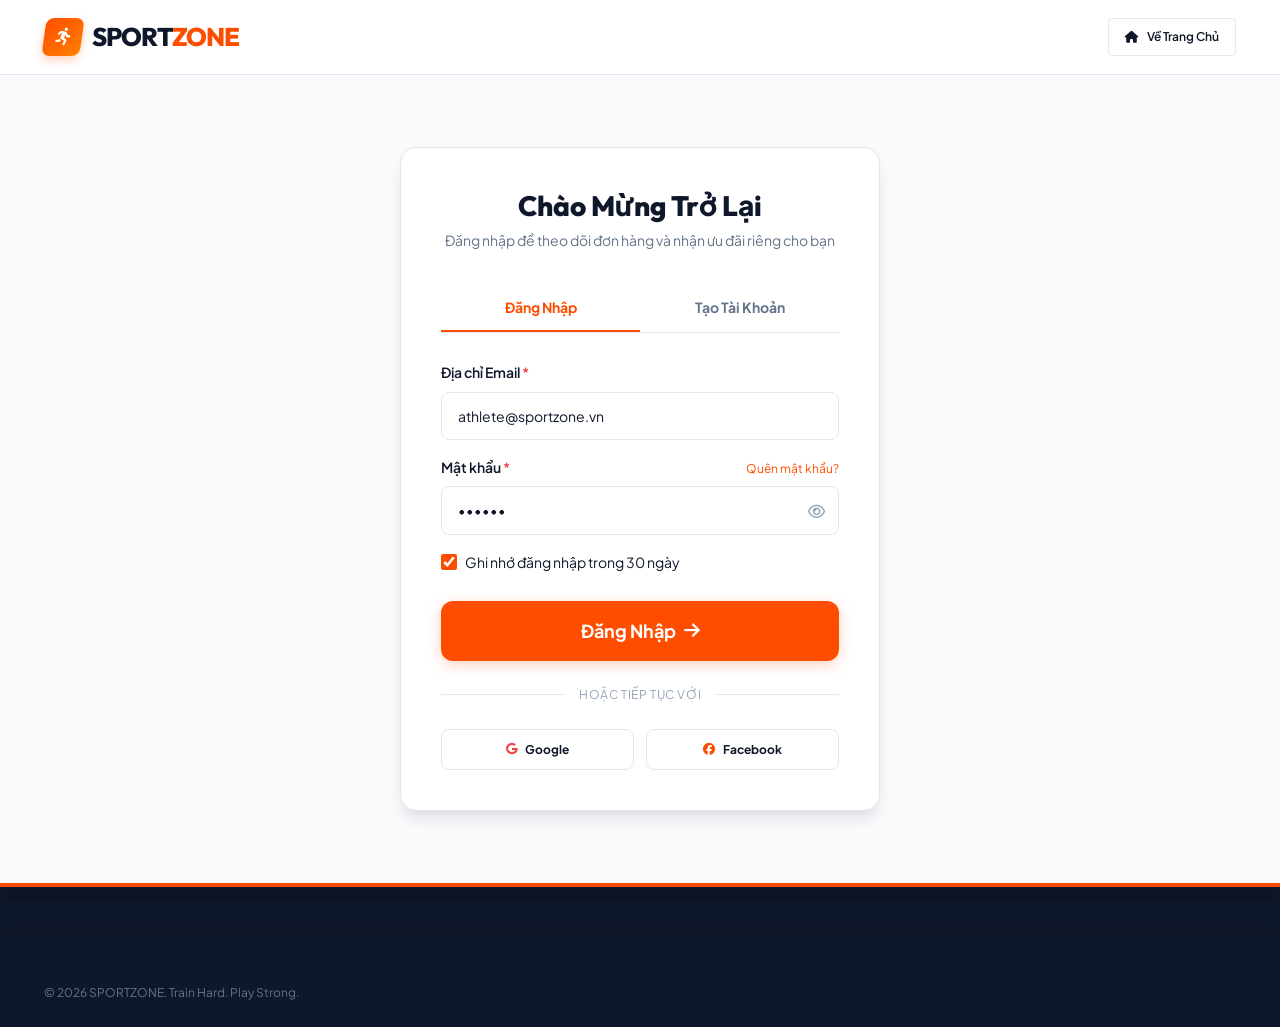
<file: login.html>
<!DOCTYPE html>
<html lang="vi">
<head>
  <meta charset="UTF-8" />
  <meta name="viewport" content="width=device-width, initial-scale=1.0" />
  <meta name="description" content="Đăng nhập tài khoản thành viên SPORTZONE để tích điểm và nhận ưu đãi độc quyền." />
  <title>Đăng Nhập Tài Khoản - SPORTZONE</title>

  <!-- Google Fonts -->
  <link rel="preconnect" href="https://fonts.googleapis.com" />
  <link rel="preconnect" href="https://fonts.gstatic.com" crossorigin />
  <link href="https://fonts.googleapis.com/css2?family=Outfit:wght@600;700;800;900&family=Plus+Jakarta+Sans:wght@400;500;600;700;800&display=swap" rel="stylesheet" />

  <!-- Font Awesome 6 Icons -->
  <link rel="stylesheet" href="https://cdnjs.cloudflare.com/ajax/libs/font-awesome/6.4.2/css/all.min.css" />

  <!-- CSS Design System & Components -->
  <link rel="stylesheet" href="css/variables.css" />
  <link rel="stylesheet" href="css/reset.css" />
  <link rel="stylesheet" href="css/global.css" />
  <link rel="stylesheet" href="css/components.css" />
  <link rel="stylesheet" href="css/responsive.css" />
  <link rel="stylesheet" href="css/pages/auth.css" />
</head>
<body>

  <!-- Main Site Header -->
  <header class="site-header">
    <div class="container">
      <div class="header-inner">
        <a href="index.html" class="brand-logo" aria-label="SPORTZONE Trang chủ">
          <div class="logo-icon"><i class="fa-solid fa-person-running"></i></div>
          <span>SPORT<span class="logo-accent">ZONE</span></span>
        </a>

        <div class="header-actions">
          <a href="index.html" class="btn btn-sm btn-outline">
            <i class="fa-solid fa-house"></i> Về Trang Chủ
          </a>
        </div>
      </div>
    </div>
  </header>

  <!-- Auth Main Section -->
  <main class="auth-page-section">
    <div class="container">
      <div class="auth-card">
        
        <div class="auth-header">
          <h1 class="auth-title">Chào Mừng Trở Lại</h1>
          <p class="auth-subtitle">Đăng nhập để theo dõi đơn hàng và nhận ưu đãi riêng cho bạn</p>
        </div>

        <div class="auth-tabs">
          <a href="login.html" class="auth-tab-link is-active">Đăng Nhập</a>
          <a href="register.html" class="auth-tab-link">Tạo Tài Khoản</a>
        </div>

        <form id="login-form" novalidate>
          <div class="form-group">
            <label for="login-email" class="form-label required">Địa chỉ Email</label>
            <input type="email" id="login-email" class="form-control" placeholder="name@domain.com" value="athlete@sportzone.vn" required />
            <span class="form-error" id="login-error-email" style="display: none;"></span>
          </div>

          <div class="form-group">
            <div style="display: flex; justify-content: space-between; align-items: baseline;">
              <label for="login-password" class="form-label required">Mật khẩu</label>
              <a href="javascript:void(0)" onclick="Toast.info('Quên mật khẩu', 'Vui lòng kiểm tra hộp thư email để đặt lại mật khẩu.')" style="font-size: var(--font-xs); color: var(--primary-color);">Quên mật khẩu?</a>
            </div>
            <div class="password-input-wrapper">
              <input type="password" id="login-password" class="form-control" placeholder="••••••••" value="123456" required />
              <button type="button" class="password-toggle-btn" aria-label="Hiện/ẩn mật khẩu">
                <i class="fa-regular fa-eye"></i>
              </button>
            </div>
            <span class="form-error" id="login-error-password" style="display: none;"></span>
          </div>

          <div style="margin-bottom: 1.5rem;">
            <label class="custom-checkbox">
              <input type="checkbox" id="login-remember" checked />
              <span>Ghi nhớ đăng nhập trong 30 ngày</span>
            </label>
          </div>

          <button type="submit" class="btn btn-primary btn-block btn-lg" id="btn-login-submit">
            Đăng Nhập <i class="fa-solid fa-arrow-right"></i>
          </button>
        </form>

        <div class="auth-divider">
          <span>Hoặc tiếp tục với</span>
        </div>

        <div class="social-auth-grid">
          <button type="button" class="social-btn" onclick="Toast.info('Liên kết', 'Đang chuyển hướng xác thực Google...')">
            <i class="fa-brands fa-google text-danger"></i> Google
          </button>
          <button type="button" class="social-btn" onclick="Toast.info('Liên kết', 'Đang chuyển hướng xác thực Facebook...')">
            <i class="fa-brands fa-facebook text-primary"></i> Facebook
          </button>
        </div>

      </div>
    </div>
  </main>

  <!-- Site Footer -->
  <footer class="site-footer">
    <div class="container">
      <div class="footer-bottom">
        <div>&copy; 2026 SPORTZONE. Train Hard. Play Strong.</div>
      </div>
    </div>
  </footer>

  <!-- Scripts -->
  <script src="js/data/products.js" defer></script>
  <script src="js/utils/storage.js" defer></script>
  <script src="js/components/toast.js" defer></script>
  <script src="js/components/product-card.js" defer></script>
  <script src="js/components/modal.js" defer></script>
  <script src="js/main.js" defer></script>
  <script src="js/pages/auth.js" defer></script>

</body>
</html>
</file>
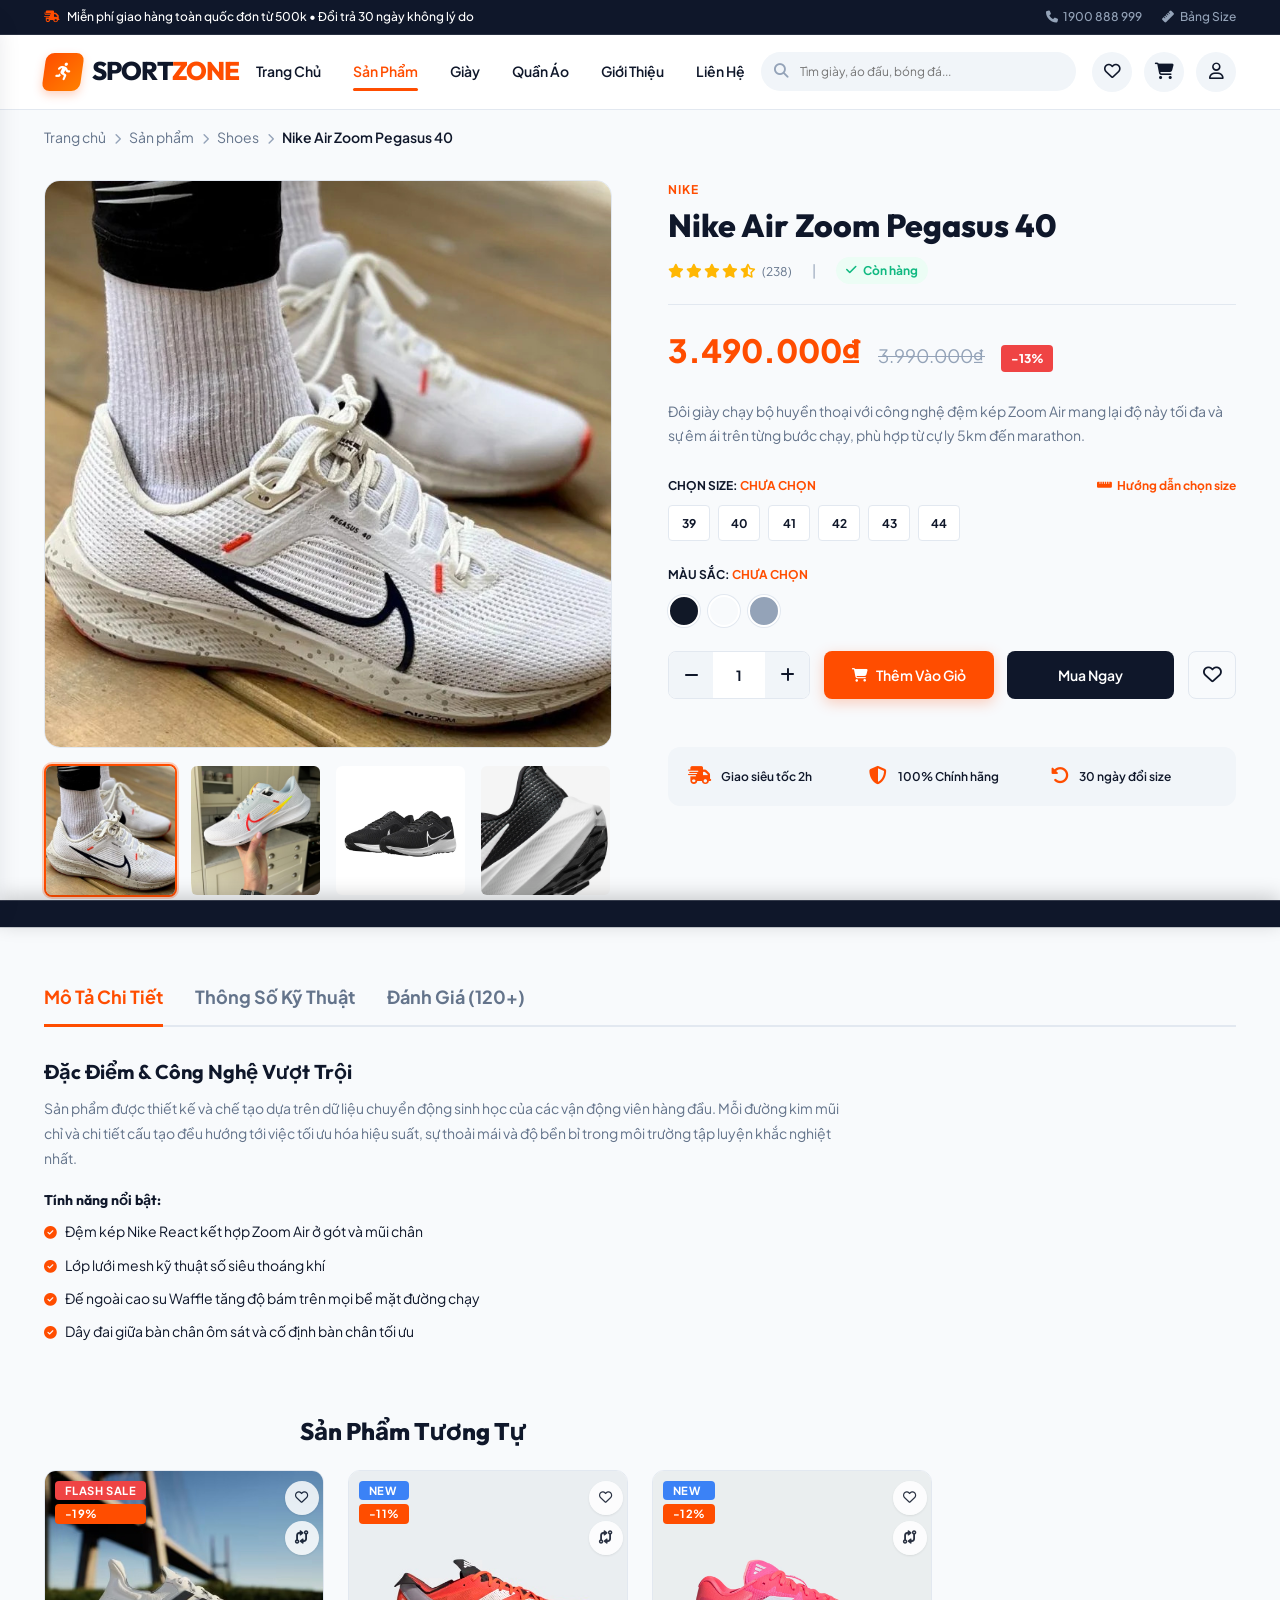
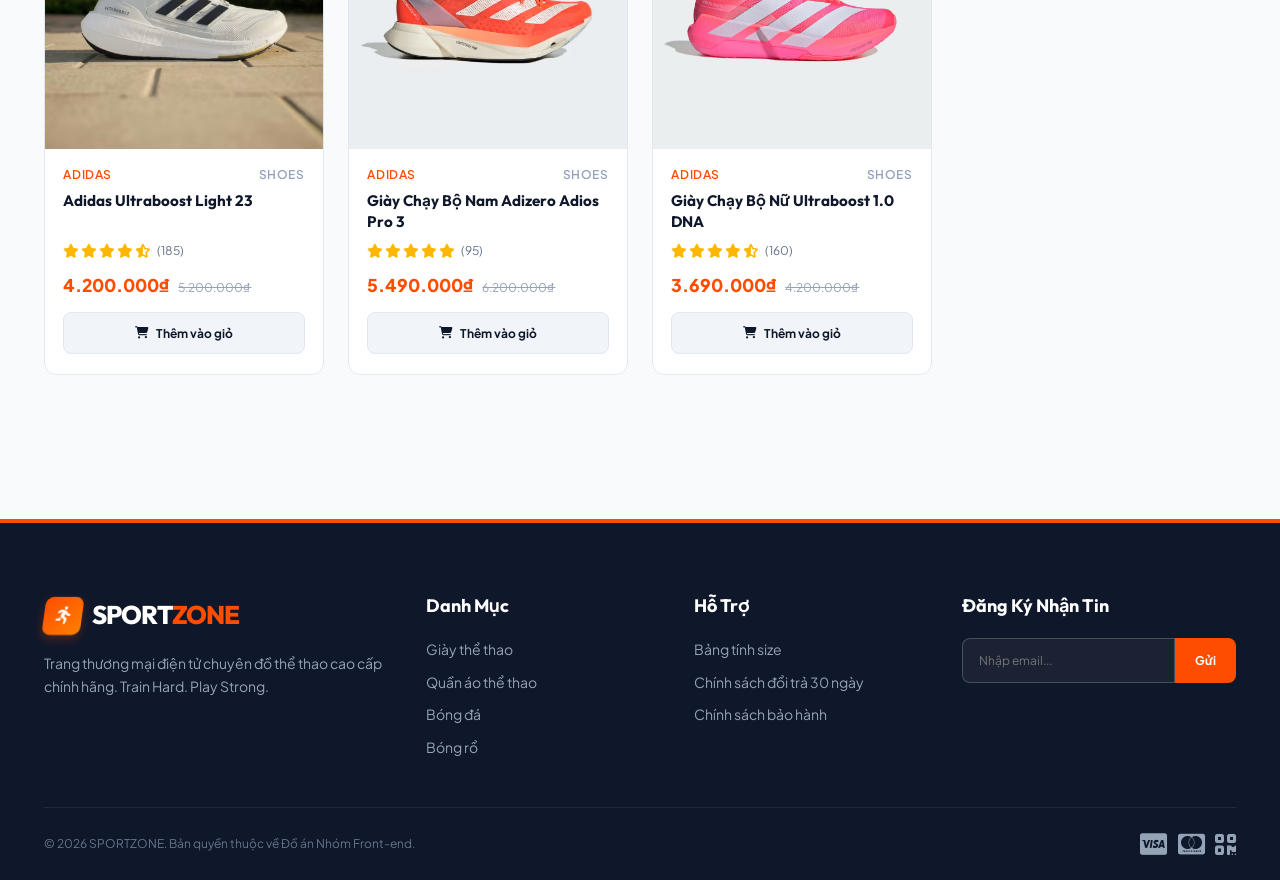
<file: product-detail.html>
<!DOCTYPE html>
<html lang="vi">
<head>
  <meta charset="UTF-8" />
  <meta name="viewport" content="width=device-width, initial-scale=1.0" />
  <meta name="description" content="Chi tiết sản phẩm thể thao chính hãng SPORTZONE: Đầy đủ bảng size, màu sắc, thông số kỹ thuật và đánh giá." />
  <title>Chi Tiết Sản Phẩm - SPORTZONE</title>

  <!-- Google Fonts -->
  <link rel="preconnect" href="https://fonts.googleapis.com" />
  <link rel="preconnect" href="https://fonts.gstatic.com" crossorigin />
  <link href="https://fonts.googleapis.com/css2?family=Outfit:wght@600;700;800;900&family=Plus+Jakarta+Sans:wght@400;500;600;700;800&display=swap" rel="stylesheet" />

  <!-- Font Awesome 6 Icons -->
  <link rel="stylesheet" href="https://cdnjs.cloudflare.com/ajax/libs/font-awesome/6.4.2/css/all.min.css" />

  <!-- CSS Design System & Components -->
  <link rel="stylesheet" href="css/variables.css" />
  <link rel="stylesheet" href="css/reset.css" />
  <link rel="stylesheet" href="css/global.css" />
  <link rel="stylesheet" href="css/components.css" />
  <link rel="stylesheet" href="css/responsive.css" />
  <link rel="stylesheet" href="css/pages/product-detail.css" />
</head>
<body>

  <!-- Top Announcement Bar -->
  <aside class="top-bar">
    <div class="container">
      <div class="top-bar-message">
        <i class="fa-solid fa-truck-fast text-primary"></i>
        <span>Miễn phí giao hàng toàn quốc đơn từ 500k &bull; Đổi trả 30 ngày không lý do</span>
      </div>
      <div class="top-bar-links">
        <a href="tel:1900888999"><i class="fa-solid fa-phone"></i> 1900 888 999</a>
        <a href="javascript:void(0)" onclick="Modal.openSizeGuide()"><i class="fa-solid fa-ruler"></i> Bảng Size</a>
      </div>
    </div>
  </aside>

  <!-- Main Site Header -->
  <header class="site-header">
    <div class="container">
      <div class="header-inner">
        <a href="index.html" class="brand-logo" aria-label="SPORTZONE Trang chủ">
          <div class="logo-icon"><i class="fa-solid fa-person-running"></i></div>
          <span>SPORT<span class="logo-accent">ZONE</span></span>
        </a>

        <nav class="main-nav" aria-label="Thanh điều hướng chính">
          <a href="index.html" class="nav-link">Trang Chủ</a>
          <a href="products.html" class="nav-link active">Sản Phẩm</a>
          <a href="products.html?category=Shoes" class="nav-link">Giày</a>
          <a href="products.html?category=Clothing" class="nav-link">Quần Áo</a>
          <a href="about.html" class="nav-link">Giới Thiệu</a>
          <a href="contact.html" class="nav-link">Liên Hệ</a>
        </nav>

        <div class="header-search">
          <div class="search-input-wrapper">
            <i class="fa-solid fa-magnifying-glass"></i>
            <input type="text" class="search-input" placeholder="Tìm giày, áo đấu, bóng đá..." aria-label="Tìm kiếm sản phẩm" />
          </div>
        </div>

        <div class="header-actions">
          <a href="wishlist.html" class="header-action-btn" title="Yêu thích">
            <i class="fa-regular fa-heart"></i>
            <span class="badge-count wishlist-badge" style="display: none;">0</span>
          </a>
          <a href="cart.html" class="header-action-btn" title="Giỏ hàng">
            <i class="fa-solid fa-cart-shopping"></i>
            <span class="badge-count cart-badge" style="display: none;">0</span>
          </a>
          <a href="login.html" class="header-action-btn user-auth-link" title="Tài khoản">
            <i class="fa-regular fa-user"></i>
          </a>
          <button class="header-action-btn mobile-menu-toggle" aria-label="Mở menu di động">
            <i class="fa-solid fa-bars"></i>
          </button>
        </div>
      </div>
    </div>
  </header>

  <!-- Mobile Drawer -->
  <div class="mobile-drawer-overlay"></div>
  <aside class="mobile-drawer">
    <div class="mobile-drawer-header">
      <div class="brand-logo" style="font-size: 1.25rem;">
        <div class="logo-icon" style="width: 30px; height: 30px;"><i class="fa-solid fa-person-running"></i></div>
        <span>SPORT<span class="logo-accent">ZONE</span></span>
      </div>
      <button class="mobile-drawer-close"><i class="fa-solid fa-xmark"></i></button>
    </div>
    <div class="mobile-drawer-body">
      <a href="index.html" class="mobile-nav-link"><i class="fa-solid fa-house"></i> Trang Chủ</a>
      <a href="products.html" class="mobile-nav-link active"><i class="fa-solid fa-shapes"></i> Tất Cả Sản Phẩm</a>
      <a href="products.html?category=Shoes" class="mobile-nav-link"><i class="fa-solid fa-shoe-prints"></i> Giày Thể Thao</a>
      <a href="products.html?category=Clothing" class="mobile-nav-link"><i class="fa-solid fa-shirt"></i> Quần Áo Thể Thao</a>
      <a href="products.html?category=Football" class="mobile-nav-link"><i class="fa-solid fa-futbol"></i> Bóng Đá</a>
      <a href="products.html?category=Basketball" class="mobile-nav-link"><i class="fa-solid fa-basketball"></i> Bóng Rổ</a>
      <a href="products.html?category=Gym" class="mobile-nav-link"><i class="fa-solid fa-dumbbell"></i> Dụng Cụ Gym</a>
      <a href="wishlist.html" class="mobile-nav-link"><i class="fa-solid fa-heart"></i> Sản Phẩm Yêu Thích</a>
      <a href="cart.html" class="mobile-nav-link"><i class="fa-solid fa-cart-shopping"></i> Giỏ Hàng</a>
    </div>
  </aside>

  <!-- Breadcrumb -->
  <div class="container">
    <nav class="breadcrumb" aria-label="Breadcrumb">
      <a href="index.html">Trang chủ</a>
      <span class="breadcrumb-separator"><i class="fa-solid fa-chevron-right" style="font-size: 0.7rem;"></i></span>
      <a href="products.html">Sản phẩm</a>
      <span class="breadcrumb-separator"><i class="fa-solid fa-chevron-right" style="font-size: 0.7rem;"></i></span>
      <a href="products.html" id="breadcrumb-cat">Danh mục</a>
      <span class="breadcrumb-separator"><i class="fa-solid fa-chevron-right" style="font-size: 0.7rem;"></i></span>
      <span class="breadcrumb-current" id="breadcrumb-title">Tên sản phẩm</span>
    </nav>
  </div>

  <!-- Product Detail Section -->
  <main class="product-detail-section">
    <div class="container">
      <div class="product-detail-layout">
        
        <!-- Gallery Column -->
        <div class="product-gallery">
          <div class="gallery-main-wrap" id="gallery-main-wrap">
            <img src="" alt="Sản phẩm" class="gallery-main-img" id="detail-main-img" />
          </div>
          <div class="gallery-thumbnails" id="detail-thumbs-container">
            <!-- Populated dynamically -->
          </div>
        </div>

        <!-- Info Column -->
        <div class="product-info-wrap">
          <span class="product-detail-brand" id="detail-brand">SPORTZONE</span>
          <h1 class="product-detail-title" id="detail-title">Đang tải sản phẩm...</h1>

          <div class="product-detail-meta">
            <div id="detail-rating"></div>
            <span style="color: var(--text-subtle);">|</span>
            <div id="detail-stock"></div>
          </div>

          <!-- Pricing -->
          <div class="product-detail-pricing">
            <span class="product-detail-price" id="detail-price">0₫</span>
            <span class="product-detail-oldprice" id="detail-oldprice">0₫</span>
            <span class="product-detail-discount-badge" id="detail-discount">-0%</span>
          </div>

          <p class="product-detail-shortdesc" id="detail-desc"></p>

          <!-- Size Selector -->
          <div class="product-option-section">
            <div class="option-header">
              <span class="font-bold" style="font-size: var(--font-xs); text-transform: uppercase;">
                Chọn Size: <strong id="selected-size-label" class="text-primary">Chưa chọn</strong>
              </span>
              <button type="button" class="size-guide-trigger" onclick="Modal.openSizeGuide()">
                <i class="fa-solid fa-ruler-horizontal"></i> Hướng dẫn chọn size
              </button>
            </div>
            <div class="size-chips" id="detail-size-chips"></div>
            <span class="form-error" id="detail-size-error" style="display: none;">Vui lòng chọn kích thước trước khi thêm vào giỏ hàng!</span>
          </div>

          <!-- Color Selector -->
          <div class="product-option-section">
            <div class="option-header">
              <span class="font-bold" style="font-size: var(--font-xs); text-transform: uppercase;">
                Màu sắc: <strong id="selected-color-label" class="text-primary">Chưa chọn</strong>
              </span>
            </div>
            <div class="color-chips" id="detail-color-chips"></div>
            <span class="form-error" id="detail-color-error" style="display: none;">Vui lòng chọn màu sắc sản phẩm!</span>
          </div>

          <!-- Quantity & Action Buttons -->
          <div class="product-buy-actions">
            <div class="quantity-control">
              <button type="button" class="quantity-btn" id="detail-qty-minus"><i class="fa-solid fa-minus"></i></button>
              <input type="text" readonly class="quantity-input" id="detail-qty-input" value="1" />
              <button type="button" class="quantity-btn" id="detail-qty-plus"><i class="fa-solid fa-plus"></i></button>
            </div>

            <button type="button" class="btn btn-primary btn-add-cart" id="detail-add-cart-btn">
              <i class="fa-solid fa-cart-shopping"></i> Thêm Vào Giỏ
            </button>

            <button type="button" class="btn btn-secondary btn-buy-now" id="detail-buy-now-btn">
              Mua Ngay
            </button>

            <button type="button" class="btn-wishlist-toggle" id="detail-wishlist-btn" title="Yêu thích">
              <i class="fa-regular fa-heart"></i>
            </button>
          </div>

          <!-- Value Perks -->
          <div class="product-perks">
            <div class="perk-item">
              <i class="fa-solid fa-truck-fast"></i>
              <span>Giao siêu tốc 2h</span>
            </div>
            <div class="perk-item">
              <i class="fa-solid fa-shield-halved"></i>
              <span>100% Chính hãng</span>
            </div>
            <div class="perk-item">
              <i class="fa-solid fa-rotate-left"></i>
              <span>30 ngày đổi size</span>
            </div>
          </div>
        </div>

      </div>

      <!-- Information Tabs Section -->
      <section class="product-tabs-section">
        <div class="tabs-nav">
          <button class="tab-btn is-active" data-tab="tab-description">Mô Tả Chi Tiết</button>
          <button class="tab-btn" data-tab="tab-specs">Thông Số Kỹ Thuật</button>
          <button class="tab-btn" data-tab="tab-reviews">Đánh Giá (120+)</button>
        </div>

        <!-- Tab 1: Description -->
        <div class="tab-pane is-active" id="tab-description">
          <div style="max-width: 800px; font-size: var(--font-sm); line-height: 1.8; color: var(--text-main);">
            <h3 style="font-size: 1.25rem; font-weight: bold; margin-bottom: 0.75rem;">Đặc Điểm & Công Nghệ Vượt Trội</h3>
            <p style="margin-bottom: 1.25rem; color: var(--text-muted);">
              Sản phẩm được thiết kế và chế tạo dựa trên dữ liệu chuyển động sinh học của các vận động viên hàng đầu. Mỗi đường kim mũi chỉ và chi tiết cấu tạo đều hướng tới việc tối ưu hóa hiệu suất, sự thoải mái và độ bền bỉ trong môi trường tập luyện khắc nghiệt nhất.
            </p>
            <h4 style="font-weight: bold; margin-bottom: 0.65rem;">Tính năng nổi bật:</h4>
            <ul id="detail-features-list" style="margin-bottom: 1.5rem;"></ul>
          </div>
        </div>

        <!-- Tab 2: Specs -->
        <div class="tab-pane" id="tab-specs">
          <div style="max-width: 750px;">
            <table class="specs-table" id="detail-specs-table"></table>
          </div>
        </div>

        <!-- Tab 3: Reviews -->
        <div class="tab-pane" id="tab-reviews">
          <div style="max-width: 800px;">
            <div style="display: flex; align-items: center; gap: 2rem; background: var(--surface-color); border: 1px solid var(--border-color); padding: 1.5rem; border-radius: var(--radius-md); margin-bottom: 1.5rem;">
              <div style="text-align: center;">
                <div style="font-size: 2.75rem; font-weight: 800; color: var(--primary-color); line-height: 1;">4.9</div>
                <div class="rating-stars" style="font-size: 1rem; margin: 4px 0;"><i class="fa-solid fa-star"></i><i class="fa-solid fa-star"></i><i class="fa-solid fa-star"></i><i class="fa-solid fa-star"></i><i class="fa-solid fa-star-half-stroke"></i></div>
                <div style="font-size: 0.75rem; color: var(--text-muted);">Dựa trên 185 lượt đánh giá</div>
              </div>
              <div style="flex: 1; font-size: 0.8rem; color: var(--text-muted); border-left: 1px solid var(--border-color); padding-left: 1.5rem;">
                98% khách hàng xác nhận hài lòng về chất lượng sản phẩm và tốc độ giao hàng của SPORTZONE.
              </div>
            </div>

            <!-- Customer Reviews List -->
            <div style="display: flex; flex-direction: column; gap: 1rem;">
              <div style="border-bottom: 1px solid var(--border-light); padding-bottom: 1rem;">
                <div style="display: flex; justify-content: space-between; margin-bottom: 0.35rem;">
                  <strong style="font-size: 0.9rem;">Trần Hoàng Nam</strong>
                  <span style="font-size: 0.75rem; color: var(--text-subtle);">2 ngày trước</span>
                </div>
                <div class="rating-stars" style="margin-bottom: 0.4rem;"><i class="fa-solid fa-star"></i><i class="fa-solid fa-star"></i><i class="fa-solid fa-star"></i><i class="fa-solid fa-star"></i><i class="fa-solid fa-star"></i></div>
                <p style="font-size: 0.85rem; color: var(--text-muted);">Giày đi siêu êm và nhẹ, mình chạy thử 10km sáng nay thấy đệm nảy cực tốt. Shop tư vấn size chuẩn xác, giao hàng trong ngày!</p>
              </div>

              <div style="border-bottom: 1px solid var(--border-light); padding-bottom: 1rem;">
                <div style="display: flex; justify-content: space-between; margin-bottom: 0.35rem;">
                  <strong style="font-size: 0.9rem;">Lê Minh Anh</strong>
                  <span style="font-size: 0.75rem; color: var(--text-subtle);">1 tuần trước</span>
                </div>
                <div class="rating-stars" style="margin-bottom: 0.4rem;"><i class="fa-solid fa-star"></i><i class="fa-solid fa-star"></i><i class="fa-solid fa-star"></i><i class="fa-solid fa-star"></i><i class="fa-solid fa-star"></i></div>
                <p style="font-size: 0.85rem; color: var(--text-muted);">Hàng chính hãng fullbox tem mác xịn xò. Mua đợt flash sale giá hời được giảm thêm mã voucher 10% nữa rất ưng ý.</p>
              </div>
            </div>
          </div>
        </div>
      </section>

      <!-- Related Products Section -->
      <section style="margin-bottom: var(--space-3xl);">
        <div class="section-header" style="text-align: left; margin-bottom: 1.5rem;">
          <h2 style="font-size: 1.5rem; font-weight: 800;">Sản Phẩm Tương Tự</h2>
        </div>
        <div class="grid grid-4 product-grid" id="related-products-grid"></div>
      </section>

      <!-- Recently Viewed Section (Creative Feature) -->
      <section id="recently-viewed-section" style="margin-bottom: var(--space-3xl);">
        <div class="section-header" style="text-align: left; margin-bottom: 1.5rem;">
          <h2 style="font-size: 1.5rem; font-weight: 800;"><i class="fa-solid fa-clock-rotate-left text-primary"></i> Sản Phẩm Vừa Xem</h2>
        </div>
        <div class="grid grid-4 product-grid" id="recently-viewed-grid"></div>
      </section>

    </div>
  </main>

  <!-- Site Footer -->
  <footer class="site-footer">
    <div class="container">
      <div class="footer-top">
        <div class="footer-brand">
          <a href="index.html" class="brand-logo" style="color: #ffffff;">
            <div class="logo-icon"><i class="fa-solid fa-person-running"></i></div>
            <span>SPORT<span class="logo-accent">ZONE</span></span>
          </a>
          <p>Trang thương mại điện tử chuyên đồ thể thao cao cấp chính hãng. Train Hard. Play Strong.</p>
        </div>
        <div>
          <h4 class="footer-col-title">Danh Mục</h4>
          <div class="footer-links">
            <a href="products.html?category=Shoes">Giày thể thao</a>
            <a href="products.html?category=Clothing">Quần áo thể thao</a>
            <a href="products.html?category=Football">Bóng đá</a>
            <a href="products.html?category=Basketball">Bóng rổ</a>
          </div>
        </div>
        <div>
          <h4 class="footer-col-title">Hỗ Trợ</h4>
          <div class="footer-links">
            <a href="javascript:void(0)" onclick="Modal.openSizeGuide()">Bảng tính size</a>
            <a href="contact.html">Chính sách đổi trả 30 ngày</a>
            <a href="contact.html">Chính sách bảo hành</a>
          </div>
        </div>
        <div>
          <h4 class="footer-col-title">Đăng Ký Nhận Tin</h4>
          <form class="newsletter-form">
            <input type="email" class="newsletter-input" placeholder="Nhập email..." required />
            <button type="submit" class="newsletter-btn">Gửi</button>
          </form>
        </div>
      </div>
      <div class="footer-bottom">
        <div>&copy; 2026 SPORTZONE. Bản quyền thuộc về Đồ án Nhóm Front-end.</div>
        <div class="payment-methods">
          <i class="fa-brands fa-cc-visa"></i>
          <i class="fa-brands fa-cc-mastercard"></i>
          <i class="fa-solid fa-qrcode"></i>
        </div>
      </div>
    </div>
  </footer>

  <!-- Scripts -->
  <script src="js/data/products.js" defer></script>
  <script src="js/utils/storage.js" defer></script>
  <script src="js/components/toast.js" defer></script>
  <script src="js/components/product-card.js" defer></script>
  <script src="js/components/modal.js" defer></script>
  <script src="js/main.js" defer></script>
  <script src="js/pages/product-detail.js" defer></script>

</body>
</html>
</file>
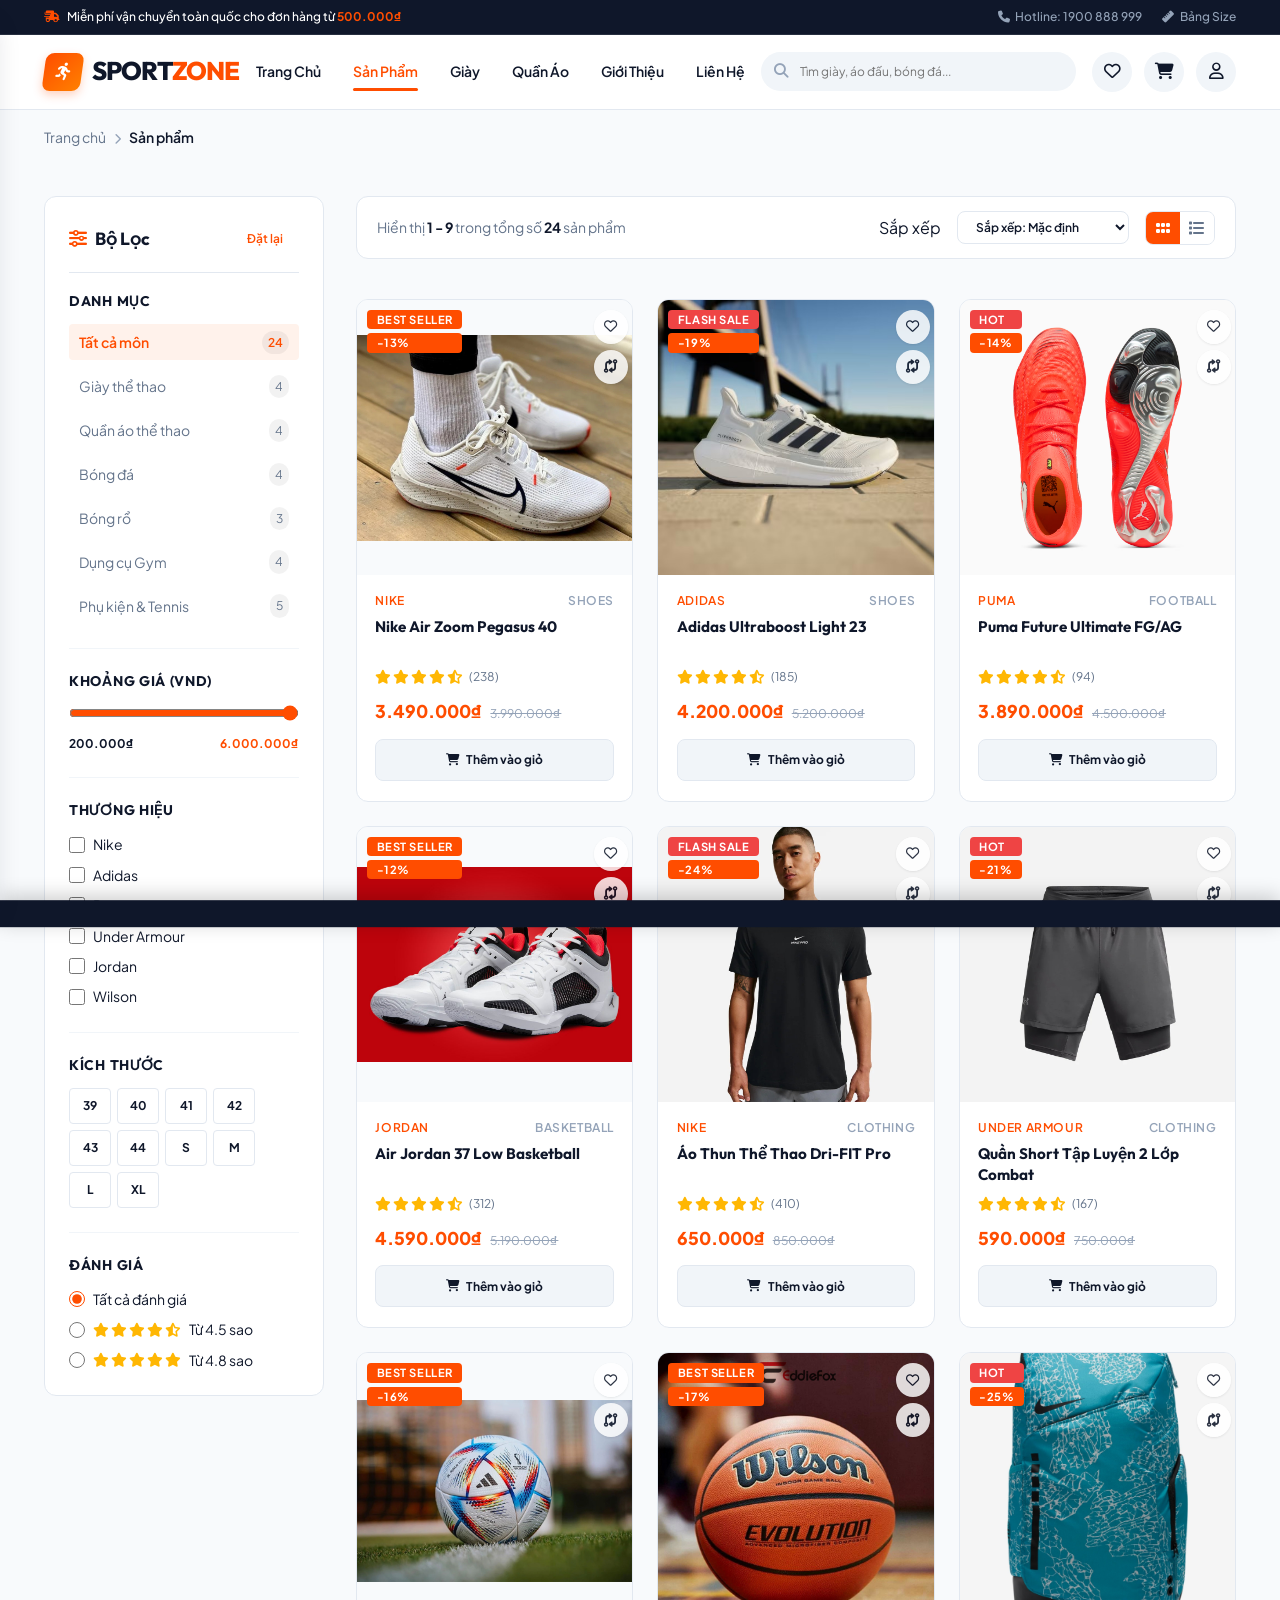
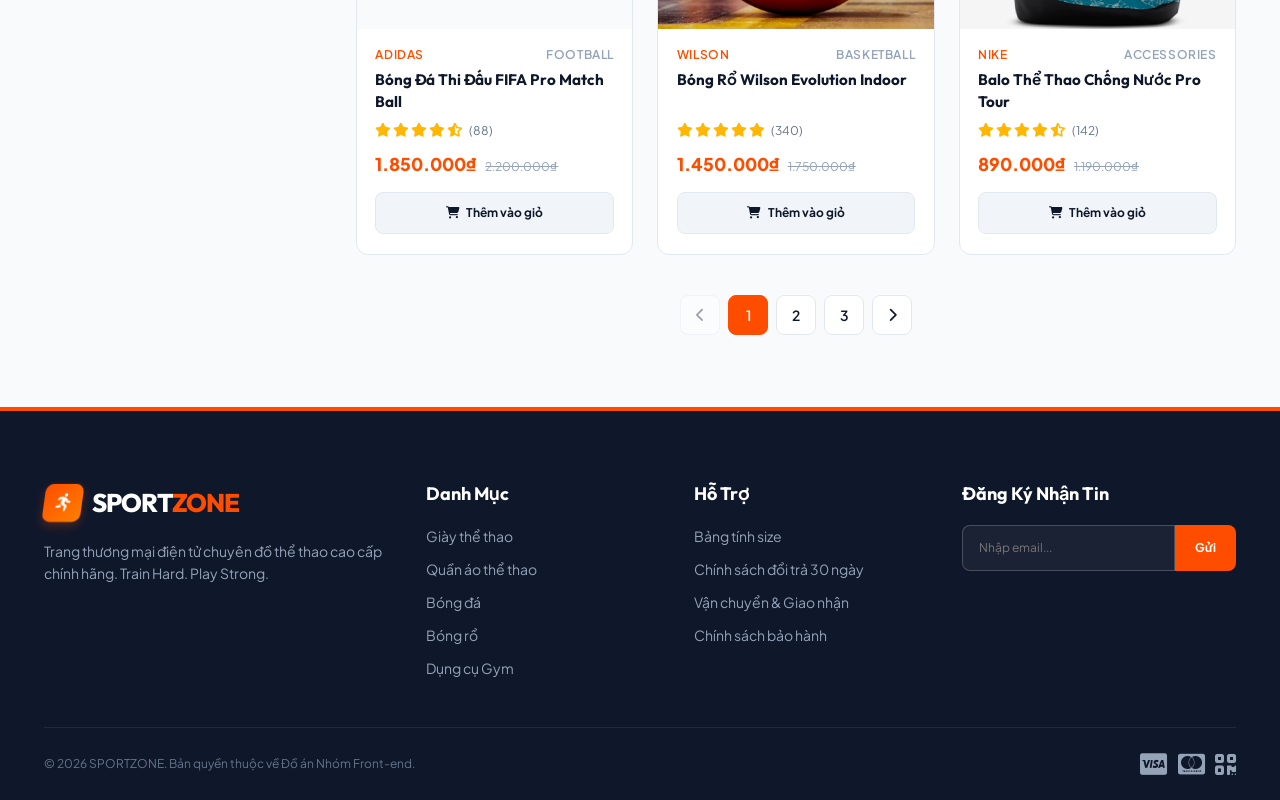
<file: products.html>
<!DOCTYPE html>
<html lang="vi">
<head>
  <meta charset="UTF-8" />
  <meta name="viewport" content="width=device-width, initial-scale=1.0" />
  <meta name="description" content="Danh mục sản phẩm thể thao chính hãng SPORTZONE: Giày chạy bộ, áo đấu, bóng đá, bóng rổ, dụng cụ gym." />
  <title>Sản Phẩm Thể Thao Chính Hãng - SPORTZONE</title>

  <!-- Google Fonts -->
  <link rel="preconnect" href="https://fonts.googleapis.com" />
  <link rel="preconnect" href="https://fonts.gstatic.com" crossorigin />
  <link href="https://fonts.googleapis.com/css2?family=Outfit:wght@600;700;800;900&family=Plus+Jakarta+Sans:wght@400;500;600;700;800&display=swap" rel="stylesheet" />

  <!-- Font Awesome 6 Icons -->
  <link rel="stylesheet" href="https://cdnjs.cloudflare.com/ajax/libs/font-awesome/6.4.2/css/all.min.css" />

  <!-- CSS Design System & Components -->
  <link rel="stylesheet" href="css/variables.css" />
  <link rel="stylesheet" href="css/reset.css" />
  <link rel="stylesheet" href="css/global.css" />
  <link rel="stylesheet" href="css/components.css" />
  <link rel="stylesheet" href="css/responsive.css" />
  <link rel="stylesheet" href="css/pages/products.css" />
</head>
<body>

  <!-- Top Announcement Bar -->
  <aside class="top-bar">
    <div class="container">
      <div class="top-bar-message">
        <i class="fa-solid fa-truck-fast text-primary"></i>
        <span>Miễn phí vận chuyển toàn quốc cho đơn hàng từ <span class="highlight">500.000₫</span></span>
      </div>
      <div class="top-bar-links">
        <a href="tel:1900888999"><i class="fa-solid fa-phone"></i> Hotline: 1900 888 999</a>
        <a href="javascript:void(0)" onclick="Modal.openSizeGuide()"><i class="fa-solid fa-ruler"></i> Bảng Size</a>
      </div>
    </div>
  </aside>

  <!-- Main Site Header -->
  <header class="site-header">
    <div class="container">
      <div class="header-inner">
        <a href="index.html" class="brand-logo" aria-label="SPORTZONE Trang chủ">
          <div class="logo-icon"><i class="fa-solid fa-person-running"></i></div>
          <span>SPORT<span class="logo-accent">ZONE</span></span>
        </a>

        <nav class="main-nav" aria-label="Thanh điều hướng chính">
          <a href="index.html" class="nav-link">Trang Chủ</a>
          <a href="products.html" class="nav-link active">Sản Phẩm</a>
          <a href="products.html?category=Shoes" class="nav-link">Giày</a>
          <a href="products.html?category=Clothing" class="nav-link">Quần Áo</a>
          <a href="about.html" class="nav-link">Giới Thiệu</a>
          <a href="contact.html" class="nav-link">Liên Hệ</a>
        </nav>

        <div class="header-search">
          <div class="search-input-wrapper">
            <i class="fa-solid fa-magnifying-glass"></i>
            <input type="text" class="search-input" placeholder="Tìm giày, áo đấu, bóng đá..." aria-label="Tìm kiếm sản phẩm" />
          </div>
        </div>

        <div class="header-actions">
          <a href="wishlist.html" class="header-action-btn" title="Sản phẩm yêu thích">
            <i class="fa-regular fa-heart"></i>
            <span class="badge-count wishlist-badge" style="display: none;">0</span>
          </a>
          <a href="cart.html" class="header-action-btn" title="Giỏ hàng">
            <i class="fa-solid fa-cart-shopping"></i>
            <span class="badge-count cart-badge" style="display: none;">0</span>
          </a>
          <a href="login.html" class="header-action-btn user-auth-link" title="Tài khoản">
            <i class="fa-regular fa-user"></i>
          </a>
          <button class="header-action-btn mobile-menu-toggle" aria-label="Mở menu di động">
            <i class="fa-solid fa-bars"></i>
          </button>
        </div>
      </div>
    </div>
  </header>

  <!-- Mobile Navigation Drawer -->
  <div class="mobile-drawer-overlay"></div>
  <aside class="mobile-drawer">
    <div class="mobile-drawer-header">
      <div class="brand-logo" style="font-size: 1.25rem;">
        <div class="logo-icon" style="width: 30px; height: 30px;"><i class="fa-solid fa-person-running"></i></div>
        <span>SPORT<span class="logo-accent">ZONE</span></span>
      </div>
      <button class="mobile-drawer-close"><i class="fa-solid fa-xmark"></i></button>
    </div>
    <div class="mobile-drawer-body">
      <a href="index.html" class="mobile-nav-link"><i class="fa-solid fa-house"></i> Trang Chủ</a>
      <a href="products.html" class="mobile-nav-link active"><i class="fa-solid fa-shapes"></i> Tất Cả Sản Phẩm</a>
      <a href="products.html?category=Shoes" class="mobile-nav-link"><i class="fa-solid fa-shoe-prints"></i> Giày Thể Thao</a>
      <a href="products.html?category=Clothing" class="mobile-nav-link"><i class="fa-solid fa-shirt"></i> Quần Áo Thể Thao</a>
      <a href="products.html?category=Football" class="mobile-nav-link"><i class="fa-solid fa-futbol"></i> Bóng Đá</a>
      <a href="products.html?category=Basketball" class="mobile-nav-link"><i class="fa-solid fa-basketball"></i> Bóng Rổ</a>
      <a href="products.html?category=Gym" class="mobile-nav-link"><i class="fa-solid fa-dumbbell"></i> Dụng Cụ Gym</a>
      <a href="wishlist.html" class="mobile-nav-link"><i class="fa-solid fa-heart"></i> Sản Phẩm Yêu Thích</a>
      <a href="cart.html" class="mobile-nav-link"><i class="fa-solid fa-cart-shopping"></i> Giỏ Hàng</a>
      <a href="about.html" class="mobile-nav-link"><i class="fa-solid fa-users"></i> Về SPORTZONE</a>
      <a href="contact.html" class="mobile-nav-link"><i class="fa-solid fa-envelope"></i> Liên Hệ</a>
    </div>
  </aside>

  <!-- Breadcrumb -->
  <div class="container">
    <nav class="breadcrumb" aria-label="Breadcrumb">
      <a href="index.html">Trang chủ</a>
      <span class="breadcrumb-separator"><i class="fa-solid fa-chevron-right" style="font-size: 0.7rem;"></i></span>
      <span class="breadcrumb-current">Sản phẩm</span>
    </nav>
  </div>

  <!-- Mobile Filter Backdrop -->
  <div class="mobile-drawer-overlay" id="filter-drawer-overlay"></div>

  <!-- Main Products Catalog Section -->
  <main class="products-page-section">
    <div class="container">
      <div class="products-layout">
        
        <!-- Filter Sidebar -->
        <aside class="filter-sidebar" aria-label="Bộ lọc sản phẩm">
          <div class="filter-header">
            <h2 class="filter-title"><i class="fa-solid fa-sliders text-primary"></i> Bộ Lọc</h2>
            <button type="button" class="btn btn-sm btn-ghost filter-clear-all">Đặt lại</button>
          </div>

          <!-- Category Filter -->
          <div class="filter-group">
            <h3 class="filter-group-title">Danh Mục</h3>
            <div class="category-filter-list">
              <div class="category-filter-item is-active" data-cat="all">
                <span>Tất cả môn</span>
                <span class="category-filter-count">24</span>
              </div>
              <div class="category-filter-item" data-cat="Shoes">
                <span>Giày thể thao</span>
                <span class="category-filter-count">4</span>
              </div>
              <div class="category-filter-item" data-cat="Clothing">
                <span>Quần áo thể thao</span>
                <span class="category-filter-count">4</span>
              </div>
              <div class="category-filter-item" data-cat="Football">
                <span>Bóng đá</span>
                <span class="category-filter-count">4</span>
              </div>
              <div class="category-filter-item" data-cat="Basketball">
                <span>Bóng rổ</span>
                <span class="category-filter-count">3</span>
              </div>
              <div class="category-filter-item" data-cat="Gym">
                <span>Dụng cụ Gym</span>
                <span class="category-filter-count">4</span>
              </div>
              <div class="category-filter-item" data-cat="Accessories">
                <span>Phụ kiện & Tennis</span>
                <span class="category-filter-count">5</span>
              </div>
            </div>
          </div>

          <!-- Price Range Slider -->
          <div class="filter-group">
            <h3 class="filter-group-title">Khoảng Giá (VND)</h3>
            <div class="price-slider-wrap">
              <input type="range" min="200000" max="6000000" step="100000" value="6000000" class="price-range-slider" id="price-range-slider" />
              <div class="price-range-inputs">
                <span>200.000₫</span>
                <span id="price-max-label" class="text-primary font-bold">6.000.000₫</span>
              </div>
            </div>
          </div>

          <!-- Brand Filter -->
          <div class="filter-group">
            <h3 class="filter-group-title">Thương Hiệu</h3>
            <div class="brand-filter-list">
              <label class="custom-checkbox">
                <input type="checkbox" class="brand-checkbox" value="Nike" />
                <span>Nike</span>
              </label>
              <label class="custom-checkbox">
                <input type="checkbox" class="brand-checkbox" value="Adidas" />
                <span>Adidas</span>
              </label>
              <label class="custom-checkbox">
                <input type="checkbox" class="brand-checkbox" value="Puma" />
                <span>Puma</span>
              </label>
              <label class="custom-checkbox">
                <input type="checkbox" class="brand-checkbox" value="Under Armour" />
                <span>Under Armour</span>
              </label>
              <label class="custom-checkbox">
                <input type="checkbox" class="brand-checkbox" value="Jordan" />
                <span>Jordan</span>
              </label>
              <label class="custom-checkbox">
                <input type="checkbox" class="brand-checkbox" value="Wilson" />
                <span>Wilson</span>
              </label>
            </div>
          </div>

          <!-- Sizes Filter -->
          <div class="filter-group">
            <h3 class="filter-group-title">Kích Thước</h3>
            <div class="size-chips" style="gap: 6px;">
              <button type="button" class="size-chip filter-size-chip" data-size="39">39</button>
              <button type="button" class="size-chip filter-size-chip" data-size="40">40</button>
              <button type="button" class="size-chip filter-size-chip" data-size="41">41</button>
              <button type="button" class="size-chip filter-size-chip" data-size="42">42</button>
              <button type="button" class="size-chip filter-size-chip" data-size="43">43</button>
              <button type="button" class="size-chip filter-size-chip" data-size="44">44</button>
              <button type="button" class="size-chip filter-size-chip" data-size="S">S</button>
              <button type="button" class="size-chip filter-size-chip" data-size="M">M</button>
              <button type="button" class="size-chip filter-size-chip" data-size="L">L</button>
              <button type="button" class="size-chip filter-size-chip" data-size="XL">XL</button>
            </div>
          </div>

          <!-- Rating Filter -->
          <div class="filter-group">
            <h3 class="filter-group-title">Đánh Giá</h3>
            <div style="display: flex; flex-direction: column; gap: 0.5rem; font-size: var(--font-xs);">
              <label class="custom-radio">
                <input type="radio" name="filter-rating" value="0" checked />
                <span>Tất cả đánh giá</span>
              </label>
              <label class="custom-radio">
                <input type="radio" name="filter-rating" value="4.5" />
                <span class="rating-stars"><i class="fa-solid fa-star"></i><i class="fa-solid fa-star"></i><i class="fa-solid fa-star"></i><i class="fa-solid fa-star"></i><i class="fa-solid fa-star-half-stroke"></i></span>
                <span>Từ 4.5 sao</span>
              </label>
              <label class="custom-radio">
                <input type="radio" name="filter-rating" value="4.8" />
                <span class="rating-stars"><i class="fa-solid fa-star"></i><i class="fa-solid fa-star"></i><i class="fa-solid fa-star"></i><i class="fa-solid fa-star"></i><i class="fa-solid fa-star"></i></span>
                <span>Từ 4.8 sao</span>
              </label>
            </div>
          </div>
        </aside>

        <!-- Main Products Display -->
        <section class="products-main" aria-label="Danh sách sản phẩm">
          <!-- Toolbar -->
          <div class="products-toolbar">
            <button type="button" class="mobile-filter-btn" id="mobile-filter-btn">
              <i class="fa-solid fa-filter"></i> Lọc sản phẩm
            </button>

            <div class="toolbar-info" id="products-count-display">
              Đang tải danh sách sản phẩm...
            </div>

            <div class="toolbar-controls">
              <!-- Sort Dropdown -->
              <label for="catalog-sort-select" class="visually-hidden">Sắp xếp</label>
              <select class="sort-select" id="catalog-sort-select">
                <option value="default">Sắp xếp: Mặc định</option>
                <option value="price-asc">Giá: Thấp đến Cao</option>
                <option value="price-desc">Giá: Cao đến Thấp</option>
                <option value="rating-desc">Đánh giá cao nhất</option>
                <option value="newest">Hàng mới về</option>
                <option value="bestseller">Bán chạy nhất</option>
              </select>

              <!-- View Mode Toggles -->
              <div class="view-mode-toggle">
                <button type="button" class="view-btn is-active" id="view-grid-btn" title="Chế độ lưới" aria-label="Dạng lưới">
                  <i class="fa-solid fa-grip"></i>
                </button>
                <button type="button" class="view-btn" id="view-list-btn" title="Chế độ danh sách" aria-label="Dạng danh sách">
                  <i class="fa-solid fa-list"></i>
                </button>
              </div>
            </div>
          </div>

          <!-- Active Filter Tags Tray -->
          <div class="active-filters" id="active-filters-tray"></div>

          <!-- Products Grid -->
          <div class="products-catalog-grid" id="products-catalog-grid">
            <!-- Dynamically populated by products.js -->
          </div>

          <!-- Pagination -->
          <div class="pagination" id="products-pagination">
            <!-- Dynamically populated -->
          </div>
        </section>

      </div>
    </div>
  </main>

  <!-- Site Footer -->
  <footer class="site-footer">
    <div class="container">
      <div class="footer-top">
        <div class="footer-brand">
          <a href="index.html" class="brand-logo" style="color: #ffffff;">
            <div class="logo-icon"><i class="fa-solid fa-person-running"></i></div>
            <span>SPORT<span class="logo-accent">ZONE</span></span>
          </a>
          <p>Trang thương mại điện tử chuyên đồ thể thao cao cấp chính hãng. Train Hard. Play Strong.</p>
        </div>
        <div>
          <h4 class="footer-col-title">Danh Mục</h4>
          <div class="footer-links">
            <a href="products.html?category=Shoes">Giày thể thao</a>
            <a href="products.html?category=Clothing">Quần áo thể thao</a>
            <a href="products.html?category=Football">Bóng đá</a>
            <a href="products.html?category=Basketball">Bóng rổ</a>
            <a href="products.html?category=Gym">Dụng cụ Gym</a>
          </div>
        </div>
        <div>
          <h4 class="footer-col-title">Hỗ Trợ</h4>
          <div class="footer-links">
            <a href="javascript:void(0)" onclick="Modal.openSizeGuide()">Bảng tính size</a>
            <a href="contact.html">Chính sách đổi trả 30 ngày</a>
            <a href="contact.html">Vận chuyển & Giao nhận</a>
            <a href="contact.html">Chính sách bảo hành</a>
          </div>
        </div>
        <div>
          <h4 class="footer-col-title">Đăng Ký Nhận Tin</h4>
          <form class="newsletter-form">
            <input type="email" class="newsletter-input" placeholder="Nhập email..." required />
            <button type="submit" class="newsletter-btn">Gửi</button>
          </form>
        </div>
      </div>
      <div class="footer-bottom">
        <div>&copy; 2026 SPORTZONE. Bản quyền thuộc về Đồ án Nhóm Front-end.</div>
        <div class="payment-methods">
          <i class="fa-brands fa-cc-visa"></i>
          <i class="fa-brands fa-cc-mastercard"></i>
          <i class="fa-solid fa-qrcode"></i>
        </div>
      </div>
    </div>
  </footer>

  <!-- Scripts -->
  <script src="js/data/products.js" defer></script>
  <script src="js/utils/storage.js" defer></script>
  <script src="js/components/toast.js" defer></script>
  <script src="js/components/product-card.js" defer></script>
  <script src="js/components/modal.js" defer></script>
  <script src="js/main.js" defer></script>
  <script src="js/pages/products.js" defer></script>

</body>
</html>
</file>
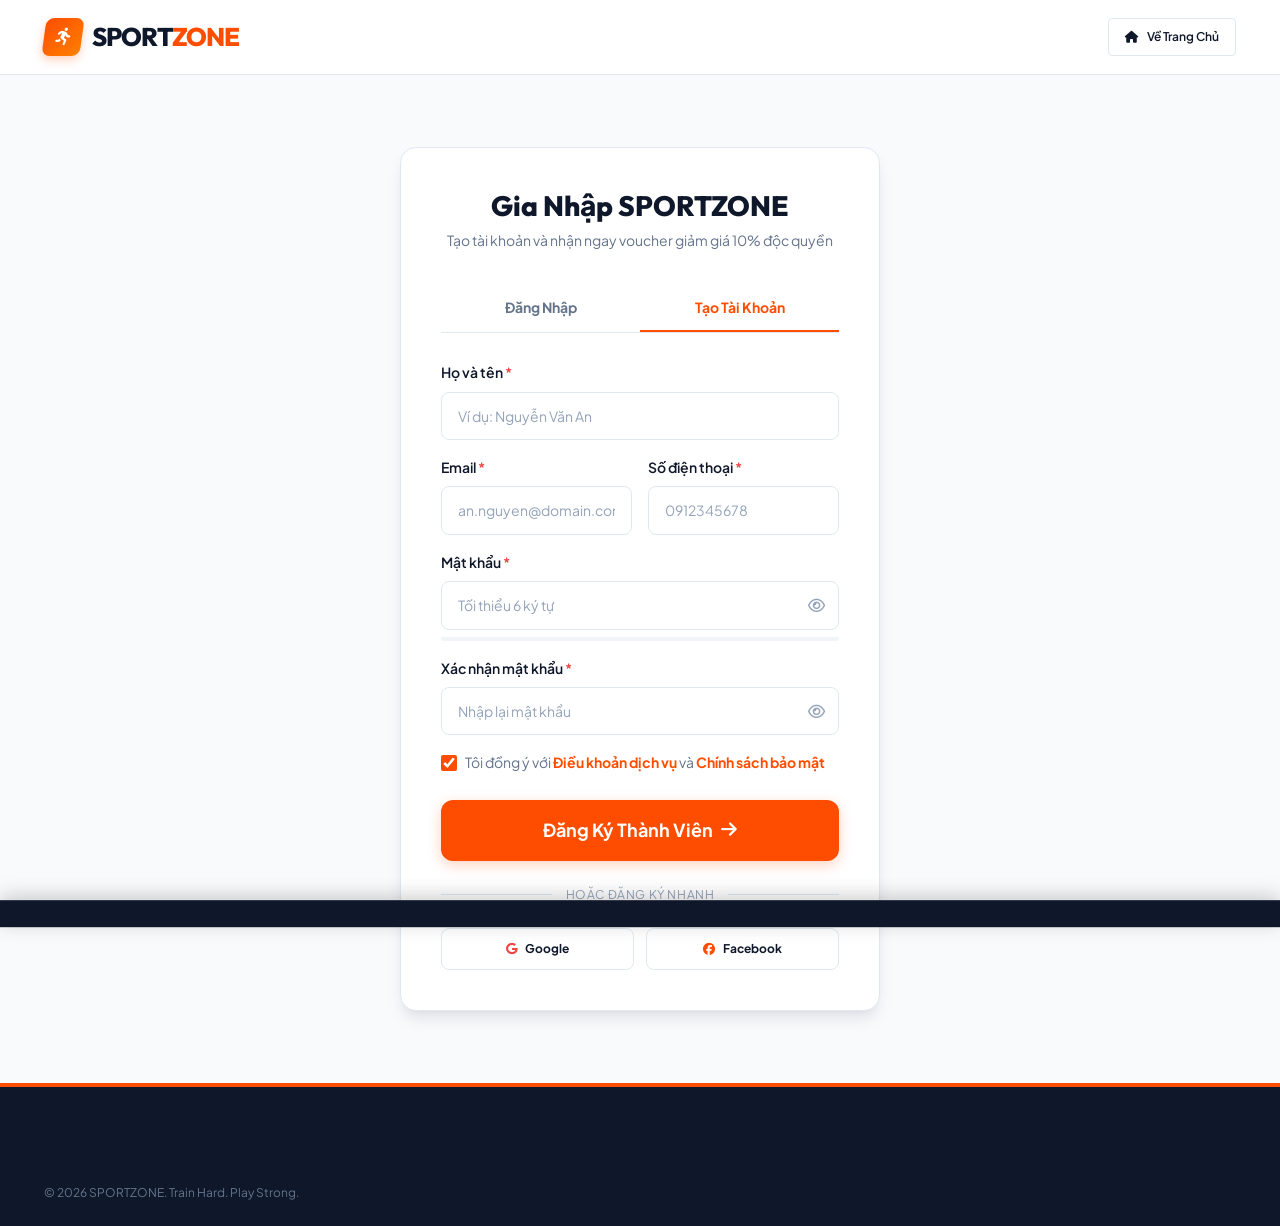
<file: register.html>
<!DOCTYPE html>
<html lang="vi">
<head>
  <meta charset="UTF-8" />
  <meta name="viewport" content="width=device-width, initial-scale=1.0" />
  <meta name="description" content="Đăng ký tài khoản thành viên SPORTZONE để nhận ngay voucher giảm 10% cho đơn hàng đầu tiên." />
  <title>Đăng Ký Tài Khoản - SPORTZONE</title>

  <!-- Google Fonts -->
  <link rel="preconnect" href="https://fonts.googleapis.com" />
  <link rel="preconnect" href="https://fonts.gstatic.com" crossorigin />
  <link href="https://fonts.googleapis.com/css2?family=Outfit:wght@600;700;800;900&family=Plus+Jakarta+Sans:wght@400;500;600;700;800&display=swap" rel="stylesheet" />

  <!-- Font Awesome 6 Icons -->
  <link rel="stylesheet" href="https://cdnjs.cloudflare.com/ajax/libs/font-awesome/6.4.2/css/all.min.css" />

  <!-- CSS Design System & Components -->
  <link rel="stylesheet" href="css/variables.css" />
  <link rel="stylesheet" href="css/reset.css" />
  <link rel="stylesheet" href="css/global.css" />
  <link rel="stylesheet" href="css/components.css" />
  <link rel="stylesheet" href="css/responsive.css" />
  <link rel="stylesheet" href="css/pages/auth.css" />
</head>
<body>

  <!-- Main Site Header -->
  <header class="site-header">
    <div class="container">
      <div class="header-inner">
        <a href="index.html" class="brand-logo" aria-label="SPORTZONE Trang chủ">
          <div class="logo-icon"><i class="fa-solid fa-person-running"></i></div>
          <span>SPORT<span class="logo-accent">ZONE</span></span>
        </a>

        <div class="header-actions">
          <a href="index.html" class="btn btn-sm btn-outline">
            <i class="fa-solid fa-house"></i> Về Trang Chủ
          </a>
        </div>
      </div>
    </div>
  </header>

  <!-- Auth Main Section -->
  <main class="auth-page-section">
    <div class="container">
      <div class="auth-card">
        
        <div class="auth-header">
          <h1 class="auth-title">Gia Nhập SPORTZONE</h1>
          <p class="auth-subtitle">Tạo tài khoản và nhận ngay voucher giảm giá 10% độc quyền</p>
        </div>

        <div class="auth-tabs">
          <a href="login.html" class="auth-tab-link">Đăng Nhập</a>
          <a href="register.html" class="auth-tab-link is-active">Tạo Tài Khoản</a>
        </div>

        <form id="register-form" novalidate>
          <div class="form-group">
            <label for="reg-name" class="form-label required">Họ và tên</label>
            <input type="text" id="reg-name" class="form-control" placeholder="Ví dụ: Nguyễn Văn An" required />
            <span class="form-error" id="reg-error-name" style="display: none;"></span>
          </div>

          <div class="grid grid-2" style="gap: 1rem;">
            <div class="form-group">
              <label for="reg-email" class="form-label required">Email</label>
              <input type="email" id="reg-email" class="form-control" placeholder="an.nguyen@domain.com" required />
              <span class="form-error" id="reg-error-email" style="display: none;"></span>
            </div>

            <div class="form-group">
              <label for="reg-phone" class="form-label required">Số điện thoại</label>
              <input type="tel" id="reg-phone" class="form-control" placeholder="0912345678" required />
              <span class="form-error" id="reg-error-phone" style="display: none;"></span>
            </div>
          </div>

          <div class="form-group">
            <label for="reg-password" class="form-label required">Mật khẩu</label>
            <div class="password-input-wrapper">
              <input type="password" id="reg-password" class="form-control" placeholder="Tối thiểu 6 ký tự" required />
              <button type="button" class="password-toggle-btn" aria-label="Hiện/ẩn mật khẩu">
                <i class="fa-regular fa-eye"></i>
              </button>
            </div>
            <!-- Password Strength Bar -->
            <div class="password-strength-bar">
              <div class="password-strength-fill" id="password-strength-fill"></div>
            </div>
            <div class="password-strength-text" id="password-strength-text"></div>
            <span class="form-error" id="reg-error-password" style="display: none;"></span>
          </div>

          <div class="form-group">
            <label for="reg-confirm-password" class="form-label required">Xác nhận mật khẩu</label>
            <div class="password-input-wrapper">
              <input type="password" id="reg-confirm-password" class="form-control" placeholder="Nhập lại mật khẩu" required />
              <button type="button" class="password-toggle-btn" aria-label="Hiện/ẩn mật khẩu">
                <i class="fa-regular fa-eye"></i>
              </button>
            </div>
            <span class="form-error" id="reg-error-confirm" style="display: none;"></span>
          </div>

          <div style="margin-bottom: 1.5rem; font-size: var(--font-xs); color: var(--text-muted);">
            <label class="custom-checkbox">
              <input type="checkbox" id="reg-terms" checked required />
              <span>Tôi đồng ý với <a href="about.html" class="text-primary font-bold">Điều khoản dịch vụ</a> và <a href="about.html" class="text-primary font-bold">Chính sách bảo mật</a></span>
            </label>
          </div>

          <button type="submit" class="btn btn-primary btn-block btn-lg" id="btn-register-submit">
            Đăng Ký Thành Viên <i class="fa-solid fa-arrow-right"></i>
          </button>
        </form>

        <div class="auth-divider">
          <span>Hoặc đăng ký nhanh</span>
        </div>

        <div class="social-auth-grid">
          <button type="button" class="social-btn" onclick="Toast.info('Liên kết', 'Đang kết nối tài khoản Google...')">
            <i class="fa-brands fa-google text-danger"></i> Google
          </button>
          <button type="button" class="social-btn" onclick="Toast.info('Liên kết', 'Đang kết nối tài khoản Facebook...')">
            <i class="fa-brands fa-facebook text-primary"></i> Facebook
          </button>
        </div>

      </div>
    </div>
  </main>

  <!-- Site Footer -->
  <footer class="site-footer">
    <div class="container">
      <div class="footer-bottom">
        <div>&copy; 2026 SPORTZONE. Train Hard. Play Strong.</div>
      </div>
    </div>
  </footer>

  <!-- Scripts -->
  <script src="js/data/products.js" defer></script>
  <script src="js/utils/storage.js" defer></script>
  <script src="js/components/toast.js" defer></script>
  <script src="js/components/product-card.js" defer></script>
  <script src="js/components/modal.js" defer></script>
  <script src="js/main.js" defer></script>
  <script src="js/pages/auth.js" defer></script>

</body>
</html>
</file>
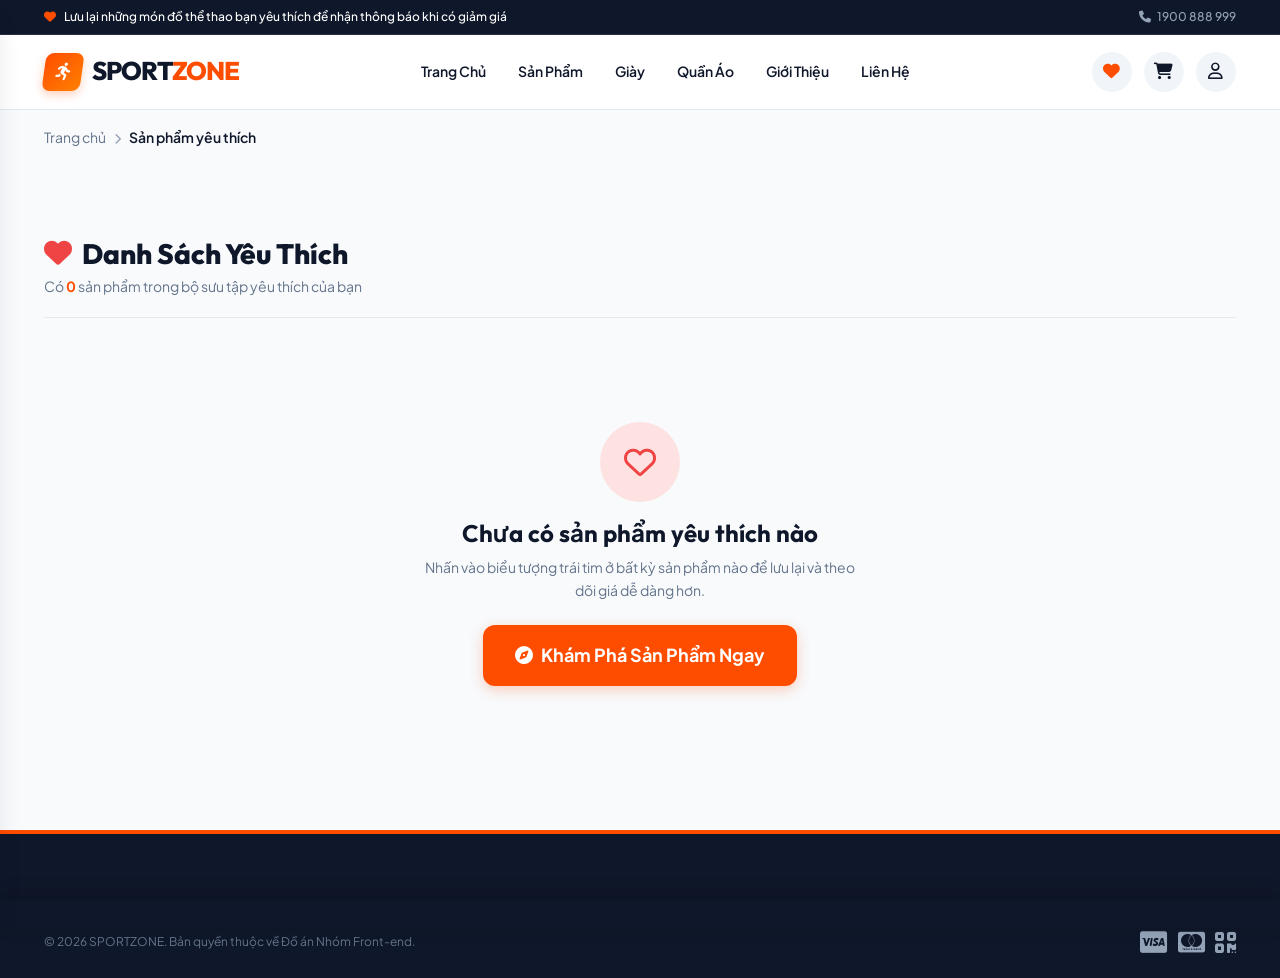
<file: wishlist.html>
<!DOCTYPE html>
<html lang="vi">
<head>
  <meta charset="UTF-8" />
  <meta name="viewport" content="width=device-width, initial-scale=1.0" />
  <meta name="description" content="Danh sách sản phẩm thể thao yêu thích của bạn tại SPORTZONE." />
  <title>Sản Phẩm Yêu Thích - SPORTZONE</title>

  <!-- Google Fonts -->
  <link rel="preconnect" href="https://fonts.googleapis.com" />
  <link rel="preconnect" href="https://fonts.gstatic.com" crossorigin />
  <link href="https://fonts.googleapis.com/css2?family=Outfit:wght@600;700;800;900&family=Plus+Jakarta+Sans:wght@400;500;600;700;800&display=swap" rel="stylesheet" />

  <!-- Font Awesome 6 Icons -->
  <link rel="stylesheet" href="https://cdnjs.cloudflare.com/ajax/libs/font-awesome/6.4.2/css/all.min.css" />

  <!-- CSS Design System & Components -->
  <link rel="stylesheet" href="css/variables.css" />
  <link rel="stylesheet" href="css/reset.css" />
  <link rel="stylesheet" href="css/global.css" />
  <link rel="stylesheet" href="css/components.css" />
  <link rel="stylesheet" href="css/responsive.css" />
  <link rel="stylesheet" href="css/pages/products.css" />
</head>
<body>

  <!-- Top Announcement Bar -->
  <aside class="top-bar">
    <div class="container">
      <div class="top-bar-message">
        <i class="fa-solid fa-heart text-primary"></i>
        <span>Lưu lại những món đồ thể thao bạn yêu thích để nhận thông báo khi có giảm giá</span>
      </div>
      <div class="top-bar-links">
        <a href="tel:1900888999"><i class="fa-solid fa-phone"></i> 1900 888 999</a>
      </div>
    </div>
  </aside>

  <!-- Main Site Header -->
  <header class="site-header">
    <div class="container">
      <div class="header-inner">
        <a href="index.html" class="brand-logo" aria-label="SPORTZONE Trang chủ">
          <div class="logo-icon"><i class="fa-solid fa-person-running"></i></div>
          <span>SPORT<span class="logo-accent">ZONE</span></span>
        </a>

        <nav class="main-nav" aria-label="Thanh điều hướng chính">
          <a href="index.html" class="nav-link">Trang Chủ</a>
          <a href="products.html" class="nav-link">Sản Phẩm</a>
          <a href="products.html?category=Shoes" class="nav-link">Giày</a>
          <a href="products.html?category=Clothing" class="nav-link">Quần Áo</a>
          <a href="about.html" class="nav-link">Giới Thiệu</a>
          <a href="contact.html" class="nav-link">Liên Hệ</a>
        </nav>

        <div class="header-actions">
          <a href="wishlist.html" class="header-action-btn" title="Yêu thích">
            <i class="fa-solid fa-heart text-primary"></i>
            <span class="badge-count wishlist-badge" style="display: none;">0</span>
          </a>
          <a href="cart.html" class="header-action-btn" title="Giỏ hàng">
            <i class="fa-solid fa-cart-shopping"></i>
            <span class="badge-count cart-badge" style="display: none;">0</span>
          </a>
          <a href="login.html" class="header-action-btn user-auth-link" title="Tài khoản">
            <i class="fa-regular fa-user"></i>
          </a>
          <button class="header-action-btn mobile-menu-toggle" aria-label="Mở menu di động">
            <i class="fa-solid fa-bars"></i>
          </button>
        </div>
      </div>
    </div>
  </header>

  <!-- Mobile Drawer -->
  <div class="mobile-drawer-overlay"></div>
  <aside class="mobile-drawer">
    <div class="mobile-drawer-header">
      <div class="brand-logo" style="font-size: 1.25rem;">
        <div class="logo-icon" style="width: 30px; height: 30px;"><i class="fa-solid fa-person-running"></i></div>
        <span>SPORT<span class="logo-accent">ZONE</span></span>
      </div>
      <button class="mobile-drawer-close"><i class="fa-solid fa-xmark"></i></button>
    </div>
    <div class="mobile-drawer-body">
      <a href="index.html" class="mobile-nav-link"><i class="fa-solid fa-house"></i> Trang Chủ</a>
      <a href="products.html" class="mobile-nav-link"><i class="fa-solid fa-shapes"></i> Tất Cả Sản Phẩm</a>
      <a href="wishlist.html" class="mobile-nav-link active"><i class="fa-solid fa-heart"></i> Sản Phẩm Yêu Thích</a>
      <a href="cart.html" class="mobile-nav-link"><i class="fa-solid fa-cart-shopping"></i> Giỏ Hàng</a>
    </div>
  </aside>

  <!-- Breadcrumb -->
  <div class="container">
    <nav class="breadcrumb" aria-label="Breadcrumb">
      <a href="index.html">Trang chủ</a>
      <span class="breadcrumb-separator"><i class="fa-solid fa-chevron-right" style="font-size: 0.7rem;"></i></span>
      <span class="breadcrumb-current">Sản phẩm yêu thích</span>
    </nav>
  </div>

  <!-- Wishlist Main Section -->
  <main class="section">
    <div class="container">
      <div style="display: flex; align-items: center; justify-content: space-between; flex-wrap: wrap; gap: 1rem; margin-bottom: 2rem; border-bottom: 1px solid var(--border-color); padding-bottom: 1.25rem;">
        <div>
          <h1 style="font-size: 1.75rem; font-weight: 800; display: flex; align-items: center; gap: 0.65rem;">
            <i class="fa-solid fa-heart" style="color: #ef4444;"></i> Danh Sách Yêu Thích
          </h1>
          <p style="font-size: var(--font-sm); color: var(--text-muted); margin-top: 0.25rem;">
            Có <strong id="wishlist-total-count" style="color: var(--primary-color);">0</strong> sản phẩm trong bộ sưu tập yêu thích của bạn
          </p>
        </div>

        <button type="button" class="btn btn-primary" id="btn-wishlist-move-all" style="display: none;">
          <i class="fa-solid fa-cart-plus"></i> Chuyển Tất Cả Vào Giỏ Hàng
        </button>
      </div>

      <!-- Wishlist Product Grid -->
      <div class="grid grid-4 product-grid" id="wishlist-grid"></div>

      <!-- Empty State -->
      <div id="wishlist-empty-state" class="empty-state" style="display: none;">
        <div class="empty-state-icon" style="background-color: #fee2e2; color: #ef4444;">
          <i class="fa-regular fa-heart"></i>
        </div>
        <h2 class="empty-state-title">Chưa có sản phẩm yêu thích nào</h2>
        <p class="empty-state-desc">
          Nhấn vào biểu tượng trái tim ở bất kỳ sản phẩm nào để lưu lại và theo dõi giá dễ dàng hơn.
        </p>
        <a href="products.html" class="btn btn-primary btn-lg">
          <i class="fa-solid fa-compass"></i> Khám Phá Sản Phẩm Ngay
        </a>
      </div>
    </div>
  </main>

  <!-- Site Footer -->
  <footer class="site-footer">
    <div class="container">
      <div class="footer-bottom">
        <div>&copy; 2026 SPORTZONE. Bản quyền thuộc về Đồ án Nhóm Front-end.</div>
        <div class="payment-methods">
          <i class="fa-brands fa-cc-visa"></i>
          <i class="fa-brands fa-cc-mastercard"></i>
          <i class="fa-solid fa-qrcode"></i>
        </div>
      </div>
    </div>
  </footer>

  <!-- Scripts -->
  <script src="js/data/products.js" defer></script>
  <script src="js/utils/storage.js" defer></script>
  <script src="js/components/toast.js" defer></script>
  <script src="js/components/product-card.js" defer></script>
  <script src="js/components/modal.js" defer></script>
  <script src="js/main.js" defer></script>
  <script src="js/pages/wishlist.js" defer></script>

</body>
</html>
</file>
<file: css/variables.css>
/* ==========================================================================
   SPORTZONE - DESIGN TOKENS & CSS VARIABLES
   ========================================================================== */

:root {
  /* Brand Colors */
  --primary-color: #ff4d00;         /* Energetic Sport Orange */
  --primary-hover: #e03e00;
  --primary-light: #fff2eb;
  --primary-glow: rgba(255, 77, 0, 0.25);

  --secondary-color: #0f172a;       /* Deep Midnight Slate */
  --secondary-light: #1e293b;
  --secondary-dark: #0a0f1d;

  --accent-color: #00d26a;          /* Neon Active Green */
  --accent-hover: #00b359;
  --accent-light: #e6fcf0;

  /* Neutral & UI Colors */
  --bg-color: #f8fafc;
  --bg-subtle: #f1f5f9;
  --surface-color: #ffffff;
  --surface-alt: #f8fafc;
  --surface-hover: #f1f5f9;

  --text-main: #0f172a;
  --text-muted: #64748b;
  --text-subtle: #94a3b8;
  --text-inverse: #ffffff;

  --border-color: #e2e8f0;
  --border-focus: #ff4d00;
  --border-light: #f1f5f9;

  /* Feedback Colors */
  --color-success: #10b981;
  --color-success-bg: #ecfdf5;
  --color-warning: #f59e0b;
  --color-warning-bg: #fffbeb;
  --color-danger: #ef4444;
  --color-danger-bg: #fef2f2;
  --color-info: #3b82f6;
  --color-info-bg: #eff6ff;

  /* Typography */
  --font-family: 'Plus Jakarta Sans', -apple-system, BlinkMacSystemFont, 'Segoe UI', Roboto, Helvetica, Arial, sans-serif;
  --font-heading: 'Outfit', 'Plus Jakarta Sans', -apple-system, sans-serif;
  --font-mono: 'JetBrains Mono', 'Fira Code', monospace;

  /* Font Sizes (Scale) */
  --font-xs: 0.75rem;    /* 12px */
  --font-sm: 0.875rem;   /* 14px */
  --font-base: 1rem;     /* 16px */
  --font-md: 1.125rem;   /* 18px */
  --font-lg: 1.25rem;    /* 20px */
  --font-xl: 1.5rem;     /* 24px */
  --font-2xl: 1.875rem;  /* 30px */
  --font-3xl: 2.25rem;   /* 36px */
  --font-4xl: 3rem;      /* 48px */

  /* Font Weights */
  --weight-regular: 400;
  --weight-medium: 500;
  --weight-semibold: 600;
  --weight-bold: 700;
  --weight-extrabold: 800;

  /* Spacing Scale */
  --space-2xs: 0.25rem;  /* 4px */
  --space-xs: 0.5rem;    /* 8px */
  --space-sm: 0.75rem;   /* 12px */
  --space-md: 1rem;      /* 16px */
  --space-lg: 1.5rem;    /* 24px */
  --space-xl: 2rem;      /* 32px */
  --space-2xl: 3rem;     /* 48px */
  --space-3xl: 4.5rem;   /* 72px */

  /* Border Radii */
  --radius-xs: 4px;
  --radius-sm: 8px;
  --radius-md: 12px;
  --radius-lg: 16px;
  --radius-xl: 24px;
  --radius-full: 9999px;

  /* Shadows */
  --shadow-xs: 0 1px 2px 0 rgba(0, 0, 0, 0.05);
  --shadow-sm: 0 1px 3px 0 rgba(15, 23, 42, 0.08), 0 1px 2px -1px rgba(15, 23, 42, 0.08);
  --shadow-md: 0 4px 6px -1px rgba(15, 23, 42, 0.1), 0 2px 4px -2px rgba(15, 23, 42, 0.06);
  --shadow-lg: 0 10px 15px -3px rgba(15, 23, 42, 0.1), 0 4px 6px -4px rgba(15, 23, 42, 0.05);
  --shadow-xl: 0 20px 25px -5px rgba(15, 23, 42, 0.12), 0 8px 10px -6px rgba(15, 23, 42, 0.04);
  --shadow-glow: 0 0 20px var(--primary-glow);

  /* Transitions */
  --transition-fast: 150ms cubic-bezier(0.4, 0, 0.2, 1);
  --transition-normal: 250ms cubic-bezier(0.4, 0, 0.2, 1);
  --transition-slow: 400ms cubic-bezier(0.4, 0, 0.2, 1);

  /* Z-Index Hierarchy */
  --z-negative: -1;
  --z-base: 1;
  --z-dropdown: 50;
  --z-sticky: 100;
  --z-drawer: 200;
  --z-backdrop: 300;
  --z-modal: 400;
  --z-toast: 500;

  /* Container Max Width */
  --container-max-width: 1240px;
  --container-padding: 1.5rem;
}
</file>
<file: css/global.css>
/* ==========================================================================
   SPORTZONE - GLOBAL UTILITIES & CORE COMPONENTS
   ========================================================================== */

/* Layout Container */
.container {
  width: 100%;
  max-width: var(--container-max-width);
  margin-left: auto;
  margin-right: auto;
  padding-left: var(--container-padding);
  padding-right: var(--container-padding);
}

.container-fluid {
  width: 100%;
  padding-left: var(--container-padding);
  padding-right: var(--container-padding);
}

/* Sections */
.section {
  padding: var(--space-3xl) 0;
  position: relative;
}

.section-sm {
  padding: var(--space-xl) 0;
}

.section-header {
  text-align: center;
  margin-bottom: var(--space-2xl);
  max-width: 680px;
  margin-left: auto;
  margin-right: auto;
}

.section-tag {
  display: inline-flex;
  align-items: center;
  gap: var(--space-xs);
  padding: 0.35rem 0.85rem;
  background-color: var(--primary-light);
  color: var(--primary-color);
  font-size: var(--font-xs);
  font-weight: var(--weight-bold);
  text-transform: uppercase;
  letter-spacing: 0.08em;
  border-radius: var(--radius-full);
  margin-bottom: var(--space-xs);
}

.section-title {
  font-size: clamp(1.75rem, 3vw, 2.5rem);
  font-weight: var(--weight-extrabold);
  letter-spacing: -0.02em;
  color: var(--text-main);
  margin-bottom: var(--space-xs);
}

.section-subtitle {
  font-size: var(--font-base);
  color: var(--text-muted);
  line-height: 1.6;
}

/* Button System */
.btn {
  display: inline-flex;
  align-items: center;
  justify-content: center;
  gap: var(--space-xs);
  padding: 0.75rem 1.5rem;
  font-size: var(--font-sm);
  font-weight: var(--weight-semibold);
  border-radius: var(--radius-sm);
  transition: all var(--transition-normal);
  text-align: center;
  white-space: nowrap;
  user-select: none;
  position: relative;
  overflow: hidden;
}

.btn-primary {
  background-color: var(--primary-color);
  color: #ffffff;
  box-shadow: 0 4px 14px var(--primary-glow);
}

.btn-primary:hover {
  background-color: var(--primary-hover);
  transform: translateY(-2px);
  box-shadow: 0 6px 20px var(--primary-glow);
}

.btn-primary:active {
  transform: translateY(0);
}

.btn-secondary {
  background-color: var(--secondary-color);
  color: #ffffff;
}

.btn-secondary:hover {
  background-color: var(--secondary-light);
  transform: translateY(-2px);
}

.btn-outline {
  background-color: transparent;
  color: var(--text-main);
  border: 1px solid var(--border-color);
}

.btn-outline:hover {
  border-color: var(--primary-color);
  color: var(--primary-color);
  background-color: var(--primary-light);
}

.btn-outline-primary {
  background-color: transparent;
  color: var(--primary-color);
  border: 1.5px solid var(--primary-color);
}

.btn-outline-primary:hover {
  background-color: var(--primary-color);
  color: #ffffff;
}

.btn-ghost {
  background-color: transparent;
  color: var(--text-muted);
}

.btn-ghost:hover {
  background-color: var(--bg-subtle);
  color: var(--text-main);
}

.btn-sm {
  padding: 0.5rem 1rem;
  font-size: var(--font-xs);
  border-radius: var(--radius-xs);
}

.btn-lg {
  padding: 1rem 2rem;
  font-size: var(--font-md);
  font-weight: var(--weight-bold);
  border-radius: var(--radius-md);
}

.btn-icon {
  width: 42px;
  height: 42px;
  padding: 0;
  border-radius: var(--radius-full);
  display: inline-flex;
  align-items: center;
  justify-content: center;
}

.btn-block {
  width: 100%;
}

/* Badges */
.badge {
  display: inline-flex;
  align-items: center;
  padding: 0.25rem 0.6rem;
  font-size: 0.7rem;
  font-weight: var(--weight-bold);
  text-transform: uppercase;
  letter-spacing: 0.05em;
  border-radius: var(--radius-xs);
  line-height: 1;
}

.badge-new {
  background-color: #3b82f6;
  color: #ffffff;
}

.badge-sale {
  background-color: var(--primary-color);
  color: #ffffff;
}

.badge-hot {
  background-color: #ef4444;
  color: #ffffff;
}

.badge-success {
  background-color: var(--color-success);
  color: #ffffff;
}

.badge-count {
  position: absolute;
  top: -6px;
  right: -8px;
  min-width: 18px;
  height: 18px;
  padding: 0 4px;
  border-radius: var(--radius-full);
  background-color: var(--primary-color);
  color: #ffffff;
  font-size: 10px;
  font-weight: var(--weight-bold);
  display: flex;
  align-items: center;
  justify-content: center;
  line-height: 1;
  box-shadow: 0 0 0 2px var(--surface-color);
  transition: transform var(--transition-fast);
}

/* Form Groups & Validation */
.form-group {
  margin-bottom: var(--space-md);
  position: relative;
}

.form-label {
  display: block;
  font-size: var(--font-sm);
  font-weight: var(--weight-semibold);
  color: var(--text-main);
  margin-bottom: var(--space-xs);
}

.form-label.required::after {
  content: ' *';
  color: var(--color-danger);
}

.form-control {
  width: 100%;
  padding: 0.75rem 1rem;
  font-size: var(--font-sm);
  border: 1.5px solid var(--border-color);
  border-radius: var(--radius-sm);
  background-color: var(--surface-color);
  color: var(--text-main);
  transition: all var(--transition-fast);
}

.form-control::placeholder {
  color: var(--text-subtle);
}

.form-control.is-invalid {
  border-color: var(--color-danger);
  background-color: var(--color-danger-bg);
}

.form-control.is-valid {
  border-color: var(--color-success);
}

.form-error {
  display: block;
  margin-top: 0.35rem;
  font-size: var(--font-xs);
  color: var(--color-danger);
  font-weight: var(--weight-medium);
}

.form-hint {
  display: block;
  margin-top: 0.35rem;
  font-size: var(--font-xs);
  color: var(--text-muted);
}

/* Custom Checkbox & Radio */
.custom-checkbox, .custom-radio {
  display: inline-flex;
  align-items: center;
  gap: var(--space-xs);
  cursor: pointer;
  font-size: var(--font-sm);
  user-select: none;
}

.custom-checkbox input, .custom-radio input {
  accent-color: var(--primary-color);
  width: 16px;
  height: 16px;
  cursor: pointer;
}

/* Rating Stars */
.rating-stars {
  display: inline-flex;
  align-items: center;
  gap: 2px;
  color: #ffb703;
  font-size: var(--font-sm);
}

.rating-count {
  font-size: var(--font-xs);
  color: var(--text-muted);
  margin-left: 4px;
}

/* Card Primitive */
.card {
  background-color: var(--surface-color);
  border-radius: var(--radius-md);
  border: 1px solid var(--border-color);
  padding: var(--space-lg);
  box-shadow: var(--shadow-sm);
  transition: box-shadow var(--transition-normal), transform var(--transition-normal);
}

.card:hover {
  box-shadow: var(--shadow-md);
}

/* Flex & Grid Helpers */
.flex { display: flex; }
.flex-col { flex-direction: column; }
.flex-center { display: flex; align-items: center; justify-content: center; }
.flex-between { display: flex; align-items: center; justify-content: space-between; }
.items-center { align-items: center; }
.justify-between { justify-content: space-between; }
.gap-xs { gap: var(--space-xs); }
.gap-sm { gap: var(--space-sm); }
.gap-md { gap: var(--space-md); }
.gap-lg { gap: var(--space-lg); }

.grid { display: grid; }
.grid-2 { display: grid; grid-template-columns: repeat(2, 1fr); gap: var(--space-lg); }
.grid-3 { display: grid; grid-template-columns: repeat(3, 1fr); gap: var(--space-lg); }
.grid-4 { display: grid; grid-template-columns: repeat(4, 1fr); gap: var(--space-lg); }

/* Text Utilities */
.text-center { text-align: center; }
.text-right { text-align: right; }
.text-primary { color: var(--primary-color); }
.text-muted { color: var(--text-muted); }
.text-success { color: var(--color-success); }
.text-danger { color: var(--color-danger); }
.font-bold { font-weight: var(--weight-bold); }
.font-extrabold { font-weight: var(--weight-extrabold); }

/* Breadcrumb */
.breadcrumb {
  display: flex;
  align-items: center;
  flex-wrap: wrap;
  gap: var(--space-xs);
  padding: var(--space-md) 0;
  font-size: var(--font-sm);
  color: var(--text-muted);
}

.breadcrumb a:hover {
  color: var(--primary-color);
}

.breadcrumb-separator {
  color: var(--text-subtle);
}

.breadcrumb-current {
  color: var(--text-main);
  font-weight: var(--weight-semibold);
}

/* Empty State Component */
.empty-state {
  text-align: center;
  padding: var(--space-3xl) var(--space-lg);
  max-width: 500px;
  margin: 0 auto;
}

.empty-state-icon {
  width: 80px;
  height: 80px;
  margin: 0 auto var(--space-md);
  border-radius: var(--radius-full);
  background-color: var(--primary-light);
  color: var(--primary-color);
  display: flex;
  align-items: center;
  justify-content: center;
  font-size: 2rem;
}

.empty-state-title {
  font-size: var(--font-xl);
  font-weight: var(--weight-bold);
  margin-bottom: var(--space-xs);
}

.empty-state-desc {
  color: var(--text-muted);
  margin-bottom: var(--space-lg);
  font-size: var(--font-sm);
}

/* Animations */
@keyframes fadeIn {
  from { opacity: 0; transform: translateY(6px); }
  to { opacity: 1; transform: translateY(0); }
}

@keyframes pulse {
  0%, 100% { opacity: 1; }
  50% { opacity: 0.5; }
}

.animate-fade {
  animation: fadeIn 0.3s ease-out forwards;
}

/* Scrollbar Customization */
::-webkit-scrollbar {
  width: 8px;
  height: 8px;
}

::-webkit-scrollbar-track {
  background: var(--bg-subtle);
}

::-webkit-scrollbar-thumb {
  background: #cbd5e1;
  border-radius: 4px;
}

::-webkit-scrollbar-thumb:hover {
  background: #94a3b8;
}
</file>
<file: css/components.css>
/* ==========================================================================
   SPORTZONE - COMPONENT SYSTEM
   ========================================================================== */

/* --- Top Announcement Bar --- */
.top-bar {
  background-color: var(--secondary-color);
  color: #ffffff;
  padding: 0.45rem 0;
  font-size: var(--font-xs);
  font-weight: var(--weight-medium);
  border-bottom: 1px solid rgba(255, 255, 255, 0.1);
}

.top-bar .container {
  display: flex;
  align-items: center;
  justify-content: space-between;
}

.top-bar-message {
  display: flex;
  align-items: center;
  gap: 0.5rem;
}

.top-bar-message span.highlight {
  color: var(--primary-color);
  font-weight: var(--weight-bold);
}

.top-bar-links {
  display: flex;
  align-items: center;
  gap: 1.25rem;
}

.top-bar-links a {
  color: #94a3b8;
  display: flex;
  align-items: center;
  gap: 0.35rem;
}

.top-bar-links a:hover {
  color: #ffffff;
}

/* --- Main Header --- */
.site-header {
  position: sticky;
  top: 0;
  z-index: var(--z-sticky);
  background-color: rgba(255, 255, 255, 0.96);
  backdrop-filter: blur(12px);
  -webkit-backdrop-filter: blur(12px);
  border-bottom: 1px solid var(--border-color);
  transition: all var(--transition-normal);
}

.site-header.is-scrolled {
  box-shadow: 0 4px 20px rgba(0, 0, 0, 0.08);
}

.header-inner {
  display: flex;
  align-items: center;
  justify-content: space-between;
  height: 74px;
  gap: var(--space-md);
}

/* Brand Logo */
.brand-logo {
  display: flex;
  align-items: center;
  gap: 0.6rem;
  font-family: var(--font-heading);
  font-size: 1.6rem;
  font-weight: var(--weight-extrabold);
  letter-spacing: -0.03em;
  color: var(--secondary-color);
  text-transform: uppercase;
}

.brand-logo .logo-icon {
  width: 38px;
  height: 38px;
  border-radius: var(--radius-sm);
  background: linear-gradient(135deg, var(--primary-color) 0%, #ff8000 100%);
  color: #ffffff;
  display: flex;
  align-items: center;
  justify-content: center;
  font-size: 1.1rem;
  transform: skewX(-8deg);
  box-shadow: 0 4px 10px var(--primary-glow);
}

.brand-logo .logo-accent {
  color: var(--primary-color);
}

/* Main Navigation */
.main-nav {
  display: flex;
  align-items: center;
  gap: 2rem;
}

.nav-link {
  font-size: var(--font-sm);
  font-weight: var(--weight-semibold);
  color: var(--text-main);
  position: relative;
  padding: 0.5rem 0;
  transition: color var(--transition-fast);
}

.nav-link:hover, .nav-link.active {
  color: var(--primary-color);
}

.nav-link.active::after {
  content: '';
  position: absolute;
  bottom: 0;
  left: 0;
  width: 100%;
  height: 2.5px;
  background-color: var(--primary-color);
  border-radius: var(--radius-full);
}

/* Header Live Search */
.header-search {
  position: relative;
  flex: 1;
  max-width: 320px;
}

.search-input-wrapper {
  position: relative;
  display: flex;
  align-items: center;
}

.search-input-wrapper i {
  position: absolute;
  left: 0.85rem;
  color: var(--text-subtle);
  pointer-events: none;
  font-size: 0.9rem;
}

.search-input {
  width: 100%;
  padding: 0.55rem 2.2rem 0.55rem 2.4rem;
  font-size: var(--font-xs);
  background-color: var(--bg-subtle);
  border: 1px solid transparent;
  border-radius: var(--radius-full);
  transition: all var(--transition-fast);
}

.search-input:focus {
  background-color: #ffffff;
  border-color: var(--primary-color);
  box-shadow: 0 0 0 3px var(--primary-glow);
}

.search-clear-btn {
  position: absolute;
  right: 0.75rem;
  color: var(--text-subtle);
  display: none;
  font-size: 0.8rem;
  cursor: pointer;
}

.search-results-dropdown {
  position: absolute;
  top: calc(100% + 8px);
  left: 0;
  right: 0;
  background: var(--surface-color);
  border: 1px solid var(--border-color);
  border-radius: var(--radius-md);
  box-shadow: var(--shadow-xl);
  max-height: 380px;
  overflow-y: auto;
  z-index: var(--z-dropdown);
  display: none;
}

.search-results-dropdown.is-active {
  display: block;
}

.search-item {
  display: flex;
  align-items: center;
  gap: 0.75rem;
  padding: 0.65rem 0.85rem;
  border-bottom: 1px solid var(--border-light);
  transition: background-color var(--transition-fast);
}

.search-item:last-child {
  border-bottom: none;
}

.search-item:hover {
  background-color: var(--bg-subtle);
}

.search-item-img {
  width: 44px;
  height: 44px;
  border-radius: var(--radius-xs);
  object-fit: cover;
  background: #f1f5f9;
}

.search-item-info {
  flex: 1;
  min-width: 0;
}

.search-item-name {
  font-size: var(--font-xs);
  font-weight: var(--weight-semibold);
  color: var(--text-main);
  white-space: nowrap;
  overflow: hidden;
  text-overflow: ellipsis;
}

.search-item-price {
  font-size: var(--font-xs);
  color: var(--primary-color);
  font-weight: var(--weight-bold);
}

/* Header Actions */
.header-actions {
  display: flex;
  align-items: center;
  gap: 0.75rem;
}

.header-action-btn {
  position: relative;
  width: 40px;
  height: 40px;
  border-radius: var(--radius-full);
  display: flex;
  align-items: center;
  justify-content: center;
  color: var(--text-main);
  background-color: var(--bg-subtle);
  font-size: 1.05rem;
  transition: all var(--transition-fast);
}

.header-action-btn:hover {
  background-color: var(--primary-light);
  color: var(--primary-color);
  transform: translateY(-1px);
}

.mobile-menu-toggle {
  display: none;
  font-size: 1.3rem;
  color: var(--text-main);
}

/* Mobile Drawer */
.mobile-drawer-overlay {
  position: fixed;
  inset: 0;
  background-color: rgba(15, 23, 42, 0.6);
  backdrop-filter: blur(4px);
  z-index: var(--z-backdrop);
  opacity: 0;
  visibility: hidden;
  transition: opacity var(--transition-normal), visibility var(--transition-normal);
}

.mobile-drawer-overlay.is-active {
  opacity: 1;
  visibility: visible;
}

.mobile-drawer {
  position: fixed;
  top: 0;
  left: 0;
  bottom: 0;
  width: 82%;
  max-width: 320px;
  background-color: var(--surface-color);
  z-index: var(--z-drawer);
  transform: translateX(-100%);
  transition: transform var(--transition-normal);
  display: flex;
  flex-direction: column;
  box-shadow: var(--shadow-xl);
}

.mobile-drawer.is-active {
  transform: translateX(0);
}

.mobile-drawer-header {
  padding: 1.25rem 1.5rem;
  display: flex;
  align-items: center;
  justify-content: space-between;
  border-bottom: 1px solid var(--border-color);
}

.mobile-drawer-body {
  padding: 1.5rem;
  flex: 1;
  overflow-y: auto;
  display: flex;
  flex-direction: column;
  gap: 1rem;
}

.mobile-nav-link {
  display: flex;
  align-items: center;
  gap: 0.75rem;
  padding: 0.75rem 0.5rem;
  font-size: var(--font-base);
  font-weight: var(--weight-semibold);
  color: var(--text-main);
  border-radius: var(--radius-sm);
  transition: all var(--transition-fast);
}

.mobile-nav-link:hover, .mobile-nav-link.active {
  background-color: var(--primary-light);
  color: var(--primary-color);
}

/* ==========================================================================
   PRODUCT CARD
   ========================================================================== */
.product-card {
  background-color: var(--surface-color);
  border: 1px solid var(--border-color);
  border-radius: var(--radius-md);
  overflow: hidden;
  transition: all var(--transition-normal);
  display: flex;
  flex-direction: column;
  position: relative;
}

.product-card:hover {
  border-color: #cbd5e1;
  box-shadow: 0 12px 24px -6px rgba(15, 23, 42, 0.12);
  transform: translateY(-4px);
}

/* Card Image Wrapper */
.product-card-thumb {
  position: relative;
  aspect-ratio: 1 / 1;
  background-color: #f8fafc;
  overflow: hidden;
  display: flex;
  align-items: center;
  justify-content: center;
}

.product-card-img {
  width: 100%;
  height: 100%;
  object-fit: cover;
  transition: transform var(--transition-slow);
}

.product-card:hover .product-card-img {
  transform: scale(1.06);
}

/* Card Badges */
.product-card-badges {
  position: absolute;
  top: 10px;
  left: 10px;
  display: flex;
  flex-direction: column;
  gap: 4px;
  z-index: 2;
}

/* Card Floating Action Buttons */
.product-card-actions {
  position: absolute;
  top: 10px;
  right: 10px;
  display: flex;
  flex-direction: column;
  gap: 6px;
  z-index: 2;
  opacity: 0.88;
  transform: translateX(6px);
  transition: all var(--transition-fast);
}

.product-card:hover .product-card-actions {
  opacity: 1;
  transform: translateX(0);
}

.card-action-btn {
  width: 34px;
  height: 34px;
  border-radius: var(--radius-full);
  background-color: rgba(255, 255, 255, 0.95);
  backdrop-filter: blur(4px);
  box-shadow: var(--shadow-sm);
  color: var(--text-main);
  display: flex;
  align-items: center;
  justify-content: center;
  font-size: 0.85rem;
  transition: all var(--transition-fast);
}

.card-action-btn:hover {
  background-color: var(--primary-color);
  color: #ffffff;
  transform: scale(1.1);
}

.card-action-btn.is-active {
  background-color: #ef4444;
  color: #ffffff;
}

/* Quick View Overlay Button */
.product-card-quickview {
  position: absolute;
  bottom: 12px;
  left: 12px;
  right: 12px;
  padding: 0.55rem;
  background-color: rgba(15, 23, 42, 0.88);
  backdrop-filter: blur(6px);
  color: #ffffff;
  font-size: var(--font-xs);
  font-weight: var(--weight-semibold);
  border-radius: var(--radius-sm);
  text-align: center;
  opacity: 0;
  transform: translateY(10px);
  transition: all var(--transition-normal);
  z-index: 2;
  display: flex;
  align-items: center;
  justify-content: center;
  gap: 0.4rem;
}

.product-card:hover .product-card-quickview {
  opacity: 1;
  transform: translateY(0);
}

.product-card-quickview:hover {
  background-color: var(--primary-color);
}

/* Card Body Content */
.product-card-body {
  padding: 1rem 1.15rem 1.25rem;
  display: flex;
  flex-direction: column;
  flex: 1;
}

.product-card-meta {
  display: flex;
  align-items: center;
  justify-content: space-between;
  margin-bottom: 0.35rem;
  font-size: var(--font-xs);
  color: var(--text-subtle);
  text-transform: uppercase;
  font-weight: var(--weight-semibold);
  letter-spacing: 0.05em;
}

.product-card-brand {
  color: var(--primary-color);
}

.product-card-title {
  font-size: 0.95rem;
  font-weight: var(--weight-bold);
  line-height: 1.4;
  margin-bottom: 0.5rem;
  color: var(--text-main);
  display: -webkit-box;
  -webkit-line-clamp: 2;
  -webkit-box-orient: vertical;
  overflow: hidden;
  height: 2.7rem;
}

.product-card-title a:hover {
  color: var(--primary-color);
}

.product-card-rating {
  display: flex;
  align-items: center;
  gap: 0.35rem;
  margin-bottom: 0.65rem;
  font-size: var(--font-xs);
}

.product-card-price-row {
  display: flex;
  align-items: baseline;
  gap: 0.5rem;
  margin-top: auto;
  margin-bottom: 0.85rem;
}

.product-card-price {
  font-size: 1.1rem;
  font-weight: var(--weight-extrabold);
  color: var(--primary-color);
}

.product-card-oldprice {
  font-size: var(--font-xs);
  color: var(--text-subtle);
  text-decoration: line-through;
}

.product-card-add-btn {
  width: 100%;
  padding: 0.65rem;
  background-color: var(--bg-subtle);
  color: var(--text-main);
  border: 1px solid var(--border-color);
  border-radius: var(--radius-sm);
  font-size: var(--font-xs);
  font-weight: var(--weight-bold);
  display: flex;
  align-items: center;
  justify-content: center;
  gap: 0.4rem;
  transition: all var(--transition-fast);
}

.product-card:hover .product-card-add-btn {
  background-color: var(--primary-color);
  border-color: var(--primary-color);
  color: #ffffff;
  box-shadow: 0 4px 12px var(--primary-glow);
}

.product-card-add-btn:active {
  transform: scale(0.98);
}

/* ==========================================================================
   MODAL SYSTEM
   ========================================================================== */
.modal-overlay {
  position: fixed;
  inset: 0;
  background-color: rgba(15, 23, 42, 0.65);
  backdrop-filter: blur(5px);
  z-index: var(--z-modal);
  display: flex;
  align-items: center;
  justify-content: center;
  padding: 1rem;
  opacity: 0;
  visibility: hidden;
  transition: all var(--transition-normal);
}

.modal-overlay.is-active {
  opacity: 1;
  visibility: visible;
}

.modal-dialog {
  background-color: var(--surface-color);
  border-radius: var(--radius-lg);
  box-shadow: var(--shadow-xl);
  width: 100%;
  max-width: 600px;
  max-height: 90vh;
  overflow-y: auto;
  position: relative;
  transform: translateY(20px) scale(0.97);
  transition: transform var(--transition-normal);
}

.modal-overlay.is-active .modal-dialog {
  transform: translateY(0) scale(1);
}

.modal-dialog-lg {
  max-width: 900px;
}

.modal-header {
  padding: 1.25rem 1.5rem;
  border-bottom: 1px solid var(--border-color);
  display: flex;
  align-items: center;
  justify-content: space-between;
}

.modal-title {
  font-size: var(--font-lg);
  font-weight: var(--weight-bold);
}

.modal-close {
  width: 32px;
  height: 32px;
  border-radius: var(--radius-full);
  display: flex;
  align-items: center;
  justify-content: center;
  color: var(--text-muted);
  transition: all var(--transition-fast);
}

.modal-close:hover {
  background-color: var(--bg-subtle);
  color: var(--text-main);
}

.modal-body {
  padding: 1.5rem;
}

.modal-footer {
  padding: 1rem 1.5rem;
  border-top: 1px solid var(--border-color);
  display: flex;
  align-items: center;
  justify-content: flex-end;
  gap: 0.75rem;
}

/* Quick View Specific */
.quickview-grid {
  display: grid;
  grid-template-columns: 1fr 1fr;
  gap: 1.75rem;
}

.quickview-img {
  width: 100%;
  aspect-ratio: 1;
  object-fit: cover;
  border-radius: var(--radius-md);
  background-color: #f8fafc;
}

.quickview-options {
  display: flex;
  flex-direction: column;
  gap: 1rem;
}

/* Option Chips (Size / Color) */
.option-label {
  font-size: var(--font-xs);
  font-weight: var(--weight-bold);
  color: var(--text-main);
  text-transform: uppercase;
  margin-bottom: 0.45rem;
  display: flex;
  justify-content: space-between;
}

.size-chips, .color-chips {
  display: flex;
  flex-wrap: wrap;
  gap: 0.5rem;
}

.size-chip {
  min-width: 42px;
  height: 36px;
  padding: 0 0.5rem;
  border: 1.5px solid var(--border-color);
  border-radius: var(--radius-xs);
  display: flex;
  align-items: center;
  justify-content: center;
  font-size: var(--font-xs);
  font-weight: var(--weight-bold);
  cursor: pointer;
  transition: all var(--transition-fast);
  background: var(--surface-color);
}

.size-chip:hover {
  border-color: var(--primary-color);
  color: var(--primary-color);
}

.size-chip.is-selected {
  border-color: var(--primary-color);
  background-color: var(--primary-color);
  color: #ffffff;
}

.color-chip {
  width: 32px;
  height: 32px;
  border-radius: var(--radius-full);
  border: 2px solid #ffffff;
  box-shadow: 0 0 0 1px var(--border-color);
  cursor: pointer;
  transition: transform var(--transition-fast), box-shadow var(--transition-fast);
  position: relative;
}

.color-chip:hover {
  transform: scale(1.15);
}

.color-chip.is-selected {
  box-shadow: 0 0 0 2.5px var(--primary-color);
  transform: scale(1.1);
}

/* Quantity Counter Input */
.quantity-control {
  display: inline-flex;
  align-items: center;
  border: 1.5px solid var(--border-color);
  border-radius: var(--radius-sm);
  background-color: var(--surface-color);
  overflow: hidden;
}

.quantity-btn {
  width: 36px;
  height: 36px;
  display: flex;
  align-items: center;
  justify-content: center;
  color: var(--text-main);
  font-weight: var(--weight-bold);
  background-color: var(--bg-subtle);
  transition: background-color var(--transition-fast);
}

.quantity-btn:hover {
  background-color: #e2e8f0;
}

.quantity-input {
  width: 48px;
  height: 36px;
  border: none;
  text-align: center;
  font-size: var(--font-sm);
  font-weight: var(--weight-bold);
  color: var(--text-main);
  background: transparent;
  box-shadow: none !important;
}

/* ==========================================================================
   TOAST NOTIFICATION SYSTEM
   ========================================================================== */
.toast-container {
  position: fixed;
  bottom: 24px;
  right: 24px;
  z-index: var(--z-toast);
  display: flex;
  flex-direction: column;
  gap: 10px;
  max-width: 380px;
  pointer-events: none;
}

.toast {
  pointer-events: auto;
  display: flex;
  align-items: flex-start;
  gap: 0.85rem;
  padding: 1rem 1.15rem;
  background-color: var(--surface-color);
  border-radius: var(--radius-md);
  box-shadow: var(--shadow-xl);
  border-left: 4px solid var(--primary-color);
  animation: slideInRight 0.3s cubic-bezier(0.4, 0, 0.2, 1) forwards;
  transition: all var(--transition-normal);
}

.toast.toast-success { border-left-color: var(--color-success); }
.toast.toast-danger { border-left-color: var(--color-danger); }
.toast.toast-warning { border-left-color: var(--color-warning); }
.toast.toast-info { border-left-color: var(--color-info); }

.toast-icon {
  font-size: 1.25rem;
  line-height: 1;
  margin-top: 2px;
}

.toast-success .toast-icon { color: var(--color-success); }
.toast-danger .toast-icon { color: var(--color-danger); }
.toast-warning .toast-icon { color: var(--color-warning); }
.toast-info .toast-icon { color: var(--color-info); }

.toast-content {
  flex: 1;
}

.toast-title {
  font-size: var(--font-sm);
  font-weight: var(--weight-bold);
  color: var(--text-main);
  margin-bottom: 2px;
}

.toast-message {
  font-size: var(--font-xs);
  color: var(--text-muted);
  line-height: 1.4;
}

.toast-close {
  color: var(--text-subtle);
  font-size: 0.9rem;
  cursor: pointer;
}

.toast-close:hover {
  color: var(--text-main);
}

@keyframes slideInRight {
  from {
    opacity: 0;
    transform: translateX(50px);
  }
  to {
    opacity: 1;
    transform: translateX(0);
  }
}

/* ==========================================================================
   FLOATING COMPARE BAR & BACK-TO-TOP
   ========================================================================== */
.back-to-top {
  position: fixed;
  bottom: 24px;
  left: 24px;
  width: 44px;
  height: 44px;
  border-radius: var(--radius-full);
  background-color: var(--secondary-color);
  color: #ffffff;
  display: flex;
  align-items: center;
  justify-content: center;
  box-shadow: var(--shadow-lg);
  z-index: var(--z-sticky);
  opacity: 0;
  visibility: hidden;
  transform: translateY(12px);
  transition: all var(--transition-normal);
}

.back-to-top.is-visible {
  opacity: 1;
  visibility: visible;
  transform: translateY(0);
}

.back-to-top:hover {
  background-color: var(--primary-color);
  transform: translateY(-3px);
}

.compare-bar {
  position: fixed;
  bottom: 0;
  left: 0;
  right: 0;
  background-color: var(--secondary-color);
  color: #ffffff;
  padding: 0.85rem 1.5rem;
  box-shadow: 0 -4px 20px rgba(0, 0, 0, 0.2);
  z-index: var(--z-drawer);
  transform: translateY(100%);
  transition: transform var(--transition-normal);
}

.compare-bar.is-active {
  transform: translateY(0);
}

.compare-bar-inner {
  max-width: var(--container-max-width);
  margin: 0 auto;
  display: flex;
  align-items: center;
  justify-content: space-between;
  gap: 1rem;
}

.compare-items-preview {
  display: flex;
  align-items: center;
  gap: 0.75rem;
}

.compare-thumb {
  width: 42px;
  height: 42px;
  border-radius: var(--radius-xs);
  object-fit: cover;
  background: #ffffff;
  border: 1px solid rgba(255, 255, 255, 0.2);
}

/* ==========================================================================
   FOOTER
   ========================================================================== */
.site-footer {
  background-color: var(--secondary-color);
  color: #ffffff;
  padding-top: var(--space-3xl);
  border-top: 4px solid var(--primary-color);
}

.footer-top {
  display: grid;
  grid-template-columns: 1.5fr 1fr 1fr 1.2fr;
  gap: 2.5rem;
  padding-bottom: var(--space-2xl);
  border-bottom: 1px solid rgba(255, 255, 255, 0.08);
}

.footer-brand p {
  color: #94a3b8;
  font-size: var(--font-sm);
  margin: 1rem 0 1.25rem;
  line-height: 1.6;
}

.footer-socials {
  display: flex;
  align-items: center;
  gap: 0.65rem;
}

.social-link {
  width: 36px;
  height: 36px;
  border-radius: var(--radius-full);
  background-color: rgba(255, 255, 255, 0.08);
  color: #ffffff;
  display: flex;
  align-items: center;
  justify-content: center;
  font-size: 0.9rem;
  transition: all var(--transition-fast);
}

.social-link:hover {
  background-color: var(--primary-color);
  transform: translateY(-2px);
}

.footer-col-title {
  color: #ffffff;
  font-size: var(--font-md);
  font-weight: var(--weight-bold);
  margin-bottom: 1.25rem;
  position: relative;
}

.footer-links {
  display: flex;
  flex-direction: column;
  gap: 0.65rem;
}

.footer-links a {
  color: #94a3b8;
  font-size: var(--font-sm);
  transition: color var(--transition-fast);
}

.footer-links a:hover {
  color: var(--primary-color);
  padding-left: 4px;
}

/* Newsletter in footer */
.newsletter-form {
  display: flex;
  margin-top: 0.85rem;
}

.newsletter-input {
  flex: 1;
  padding: 0.75rem 1rem;
  border-radius: var(--radius-sm) 0 0 var(--radius-sm);
  border: 1px solid rgba(255, 255, 255, 0.2);
  background-color: rgba(255, 255, 255, 0.05);
  color: #ffffff;
  font-size: var(--font-xs);
}

.newsletter-input:focus {
  background-color: rgba(255, 255, 255, 0.1);
  border-color: var(--primary-color);
}

.newsletter-btn {
  background-color: var(--primary-color);
  color: #ffffff;
  padding: 0 1.25rem;
  border-radius: 0 var(--radius-sm) var(--radius-sm) 0;
  font-weight: var(--weight-bold);
  font-size: var(--font-xs);
  transition: background-color var(--transition-fast);
}

.newsletter-btn:hover {
  background-color: var(--primary-hover);
}

.footer-bottom {
  padding: 1.5rem 0;
  display: flex;
  align-items: center;
  justify-content: space-between;
  font-size: var(--font-xs);
  color: #64748b;
}

.payment-methods {
  display: flex;
  align-items: center;
  gap: 0.65rem;
  font-size: 1.5rem;
  color: #94a3b8;
}
</file>
<file: css/responsive.css>
/* ==========================================================================
   SPORTZONE - RESPONSIVE STYLES & MEDIA QUERIES
   ========================================================================== */

/* Large Tablets & Small Desktops (max-width: 1024px) */
@media (max-width: 1024px) {
  :root {
    --container-padding: 1.25rem;
  }

  .main-nav {
    gap: 1.25rem;
  }

  .footer-top {
    grid-template-columns: 1fr 1fr;
    gap: 2rem;
  }
}

/* Tablets (max-width: 991px) */
@media (max-width: 991px) {
  .top-bar-links {
    display: none;
  }

  .main-nav {
    display: none; /* Hidden on tablet & mobile, replaced by mobile drawer */
  }

  .mobile-menu-toggle {
    display: flex;
    align-items: center;
    justify-content: center;
  }

  .header-search {
    max-width: 240px;
  }

  .grid-4 {
    grid-template-columns: repeat(2, 1fr);
  }

  .grid-3 {
    grid-template-columns: repeat(2, 1fr);
  }

  /* Quick View Modal */
  .quickview-grid {
    grid-template-columns: 1fr;
    gap: 1.25rem;
  }

  .quickview-img {
    max-height: 280px;
  }

  /* Compare Bar */
  .compare-bar-inner {
    flex-direction: column;
    align-items: stretch;
    gap: 0.75rem;
  }
  .compare-items-preview {
    justify-content: center;
  }
  .compare-actions {
    display: flex;
    justify-content: center;
    gap: 0.5rem;
  }
}

/* Mobile Devices (max-width: 767px) */
@media (max-width: 767px) {
  :root {
    --space-3xl: 3rem;
    --space-2xl: 2rem;
    --container-padding: 1rem;
  }

  .header-inner {
    height: 64px;
  }

  .header-search {
    display: none; /* Can be opened via search trigger in mobile drawer or expanded bar */
  }

  .brand-logo {
    font-size: 1.35rem;
  }

  .brand-logo .logo-icon {
    width: 32px;
    height: 32px;
    font-size: 0.95rem;
  }

  .grid-2 {
    grid-template-columns: 1fr;
  }

  .footer-top {
    grid-template-columns: 1fr;
    gap: 1.75rem;
  }

  .footer-bottom {
    flex-direction: column;
    text-align: center;
    gap: 1rem;
  }

  /* Toast Notification */
  .toast-container {
    left: 1rem;
    right: 1rem;
    bottom: 1rem;
    max-width: none;
  }

  /* Floating Back-to-Top */
  .back-to-top {
    bottom: 16px;
    left: 16px;
    width: 38px;
    height: 38px;
  }
}

/* Small Mobile Devices (max-width: 575px) */
@media (max-width: 575px) {
  .grid-4, .grid-3 {
    grid-template-columns: 1fr;
  }

  /* On product listings, 2 columns on mobile looks great for e-commerce */
  .product-grid {
    grid-template-columns: repeat(2, 1fr) !important;
    gap: 0.75rem !important;
  }

  .product-card-body {
    padding: 0.75rem 0.65rem 0.85rem;
  }

  .product-card-title {
    font-size: 0.825rem;
    height: 2.4rem;
  }

  .product-card-price {
    font-size: 0.95rem;
  }

  .product-card-oldprice {
    font-size: 0.7rem;
  }

  .product-card-add-btn {
    padding: 0.5rem;
    font-size: 0.7rem;
  }

  .product-card-actions {
    display: flex;
    opacity: 1; /* Always visible on mobile touch */
    transform: none;
  }

  .product-card-quickview {
    display: none; /* Hide hover button on touch, user can tap card */
  }

  .modal-dialog {
    max-height: 94vh;
    border-radius: var(--radius-md);
  }

  .modal-body {
    padding: 1rem;
  }

  .modal-header, .modal-footer {
    padding: 0.85rem 1rem;
  }
}

/* ========================================================================== 
   MOBILE STABILITY PATCH — iOS Safari, narrow screens, touch interactions
   Kept at the end so it only overrides responsive presentation, not page logic.
   ========================================================================== */
html {
  width: 100%;
  max-width: 100%;
  overflow-x: clip;
  scroll-padding-top: 76px;
}

body {
  width: 100%;
  max-width: 100%;
  overflow-x: clip;
}

.container,
.container-fluid,
.site-header,
main,
section,
footer {
  min-width: 0;
}

img,
video,
iframe {
  max-width: 100%;
}

/* The backdrop must sit BEHIND the drawer. The old z-index order could put it
   above the drawer and intercept taps on the close button and menu links. */
.mobile-drawer-overlay {
  z-index: 9998;
  touch-action: manipulation;
}

.mobile-drawer {
  z-index: 9999;
  width: min(340px, 88vw);
  max-width: 88vw;
  height: 100vh;
  height: 100dvh;
  padding-bottom: env(safe-area-inset-bottom, 0px);
  overscroll-behavior: contain;
  -webkit-overflow-scrolling: touch;
}

.mobile-drawer-body {
  min-height: 0;
  padding: 1rem;
  padding-bottom: max(1rem, env(safe-area-inset-bottom, 0px));
  overscroll-behavior: contain;
  -webkit-overflow-scrolling: touch;
}

.mobile-drawer-header {
  padding: 1rem;
  padding-top: max(1rem, env(safe-area-inset-top, 0px));
  flex-shrink: 0;
}

.mobile-drawer-close,
.mobile-menu-toggle,
.header-action-btn {
  flex-shrink: 0;
  touch-action: manipulation;
  -webkit-tap-highlight-color: transparent;
}

.mobile-drawer-close {
  display: inline-flex;
  align-items: center;
  justify-content: center;
  width: 44px;
  height: 44px;
  border-radius: 10px;
}

.mobile-nav-link {
  min-height: 44px;
  padding: 0.75rem;
  line-height: 1.4;
  overflow-wrap: anywhere;
}

.mobile-drawer-search {
  display: block !important;
  width: 100%;
  max-width: none !important;
  margin: 0 0 0.5rem;
  flex-shrink: 0;
}

.mobile-drawer-search .search-input-wrapper,
.mobile-drawer-search .search-input {
  width: 100%;
  min-width: 0;
}

/* Avoid a cramped header and preserve comfortable touch targets on iPhones. */
@media (max-width: 767px) {
  :root {
    --container-padding: 1rem;
  }

  .header-inner {
    min-width: 0;
    gap: 0.5rem;
    height: 64px;
  }

  .brand-logo {
    min-width: 0;
    gap: 0.4rem;
    font-size: clamp(1.05rem, 4.3vw, 1.35rem);
    white-space: nowrap;
  }

  .brand-logo .logo-icon {
    flex: 0 0 auto;
  }

  .header-actions {
    gap: 0.25rem;
    margin-left: auto;
  }

  .header-action-btn {
    width: 40px;
    height: 44px;
    min-width: 40px;
    min-height: 44px;
    display: inline-flex;
    align-items: center;
    justify-content: center;
  }

  .hero-slider {
    height: clamp(430px, 112vw, 520px);
    min-height: 430px;
  }

  .hero-slide {
    background-position: center center;
    background-size: cover;
  }

  .hero-slide-overlay {
    background: linear-gradient(90deg, rgba(15, 23, 42, 0.88), rgba(15, 23, 42, 0.58));
  }

  .hero-content {
    width: 100%;
    max-width: 100%;
    padding-top: 1rem;
    /* Reserve a dedicated bottom row for carousel controls on touch screens. */
    padding-bottom: 6.5rem;
  }

  .hero-title {
    font-size: clamp(2rem, 8.2vw, 2.8rem);
    line-height: 1.08;
    overflow-wrap: anywhere;
  }

  .hero-description {
    font-size: 0.95rem;
    line-height: 1.55;
    max-width: 42rem;
  }

  .hero-actions {
    gap: 0.65rem;
  }

  .hero-actions .btn {
    min-height: 44px;
    white-space: normal;
  }

  .hero-slider-nav {
    left: 1rem;
    right: 1rem;
    bottom: max(0.75rem, env(safe-area-inset-bottom, 0px));
    min-height: 40px;
    justify-content: flex-end;
    gap: 0.5rem;
    z-index: 5;
  }

  /* Keep the slide indicators in their own bottom row, never over the quiz CTA. */
  .hero-slider-nav .slider-dots {
    flex: 0 1 auto;
    align-items: center;
    justify-content: flex-end;
    min-width: 0;
  }

  .hero-slider-nav .slider-dot {
    flex: 0 0 28px;
  }

  .hero-slider-nav .slider-dot.is-active {
    flex-basis: 42px;
  }

  .hero-slider-nav .slider-arrow-btn {
    flex: 0 0 38px;
    width: 38px;
    height: 38px;
  }

  .section-title,
  .page-title {
    overflow-wrap: anywhere;
  }

  .breadcrumb {
    flex-wrap: wrap;
    row-gap: 0.35rem;
  }

  .form-control,
  input,
  select,
  textarea {
    max-width: 100%;
  }

  /* iOS Safari zooms form fields smaller than 16px on focus. */
  input,
  select,
  textarea {
    font-size: 16px;
  }

  .table-responsive,
  .cart-table-wrapper {
    max-width: 100%;
    overflow-x: auto;
    -webkit-overflow-scrolling: touch;
  }
}

@media (max-width: 575px) {
  .container,
  .container-fluid {
    padding-left: max(0.875rem, env(safe-area-inset-left, 0px));
    padding-right: max(0.875rem, env(safe-area-inset-right, 0px));
  }

  .product-grid {
    grid-template-columns: repeat(2, minmax(0, 1fr)) !important;
    gap: 0.65rem !important;
  }

  .product-card {
    min-width: 0;
  }

  .product-card-thumb {
    aspect-ratio: 1 / 1;
  }

  .product-card-thumb img {
    width: 100%;
    height: 100%;
    object-fit: contain;
  }

  .product-card-title {
    height: auto;
    min-height: 2.4rem;
    line-height: 1.4;
    display: -webkit-box;
    -webkit-line-clamp: 2;
    -webkit-box-orient: vertical;
    overflow: hidden;
    overflow-wrap: anywhere;
  }

  .product-card-body {
    min-width: 0;
  }

  .product-card-price,
  .product-card-oldprice {
    overflow-wrap: anywhere;
  }

  .product-card-add-btn {
    min-height: 40px;
    white-space: normal;
    line-height: 1.25;
  }

  .filter-sidebar {
    width: min(320px, 90vw) !important;
    max-width: 90vw;
    max-height: 100vh;
    max-height: 100dvh;
    overflow-y: auto;
    overscroll-behavior: contain;
    -webkit-overflow-scrolling: touch;
  }

  .modal-dialog {
    width: calc(100vw - 1.25rem);
    max-width: calc(100vw - 1.25rem);
    max-height: calc(100dvh - 1.25rem);
    overflow-y: auto;
    overscroll-behavior: contain;
  }

  .compare-bar {
    left: 0.5rem;
    right: 0.5rem;
    bottom: max(0.5rem, env(safe-area-inset-bottom, 0px));
  }

  .compare-bar-inner {
    padding: 0.75rem;
  }
}

@media (max-width: 380px) {
  .header-inner {
    gap: 0.25rem;
  }

  .brand-logo {
    font-size: 1rem;
  }

  .brand-logo .logo-icon {
    width: 30px;
    height: 30px;
  }

  .header-actions {
    gap: 0;
  }

  .header-action-btn {
    width: 36px;
    min-width: 36px;
  }

  .hero-title {
    font-size: 1.9rem;
  }
}

@media (prefers-reduced-motion: reduce) {
  html {
    scroll-behavior: auto;
  }

  .mobile-drawer,
  .mobile-drawer-overlay,
  .hero-slide,
  .product-card {
    transition-duration: 0.01ms !important;
  }
}

/* Sport Finder quiz: prevent option buttons from overflowing on mobile/iOS. */
@media (max-width: 767px) {
  #sportfinder-modal {
    align-items: center;
    padding: max(0.5rem, env(safe-area-inset-top, 0px)) 0.5rem max(0.5rem, env(safe-area-inset-bottom, 0px));
    overflow-y: auto;
  }

  #sportfinder-modal .modal-dialog {
    width: 100%;
    max-width: 100%;
    max-height: calc(100dvh - 1rem - env(safe-area-inset-top, 0px) - env(safe-area-inset-bottom, 0px));
    overflow-x: hidden;
  }

  #sportfinder-modal .modal-header {
    gap: 0.5rem;
    align-items: flex-start;
  }

  #sportfinder-modal .modal-title {
    min-width: 0;
    overflow-wrap: anywhere;
    font-size: clamp(1rem, 4.5vw, 1.25rem);
    line-height: 1.3;
  }

  #sportfinder-modal .modal-close {
    flex: 0 0 32px;
  }

  #sportfinder-modal #q-sport-group,
  #sportfinder-modal #q-level-group,
  #sportfinder-modal #q-budget-group {
    grid-template-columns: repeat(2, minmax(0, 1fr)) !important;
    min-width: 0;
  }

  #sportfinder-modal .quiz-opt {
    min-width: 0;
    max-width: 100%;
    min-height: 48px;
    padding: 0.65rem 0.5rem;
    white-space: normal;
    overflow-wrap: anywhere;
    word-break: normal;
    line-height: 1.3;
    font-size: 0.9rem;
  }

  #sportfinder-modal #btn-submit-quiz {
    white-space: normal;
    min-height: 48px;
    line-height: 1.3;
  }
}

@media (max-width: 380px) {
  #sportfinder-modal .modal-body {
    padding: 0.75rem;
  }

  #sportfinder-modal #q-sport-group,
  #sportfinder-modal #q-level-group,
  #sportfinder-modal #q-budget-group {
    gap: 0.5rem !important;
  }

  #sportfinder-modal .quiz-opt {
    font-size: 0.82rem;
    padding: 0.6rem 0.35rem;
  }
}


/* HOTFIX v5: keep the product-filter backdrop behind the filter drawer.
   The navigation overlay has a high stacking level for the main menu; the
   product filter reuses the same class, so scope its stacking order by ID. */
#filter-drawer-overlay {
  z-index: var(--z-backdrop, 300) !important;
}

@media (max-width: 991px) {
  .filter-sidebar {
    z-index: var(--z-modal, 400) !important;
  }
}

@media (max-width: 575px) {
  .filter-sidebar {
    width: min(320px, 90vw) !important;
    max-width: 90vw;
    height: 100vh;
    height: 100dvh;
    max-height: 100dvh;
    padding-bottom: env(safe-area-inset-bottom, 0px);
    overflow-y: auto;
    -webkit-overflow-scrolling: touch;
  }
}
</file>
<file: css/pages/home.css>
/* ==========================================================================
   SPORTZONE - HOME PAGE STYLES
   ========================================================================== */

/* --- Hero Slider Section --- */
.hero-slider-section {
  position: relative;
  background-color: var(--secondary-dark);
  color: #ffffff;
  overflow: hidden;
}

.hero-slider {
  position: relative;
  height: 580px;
}

.hero-slide {
  position: absolute;
  inset: 0;
  display: flex;
  align-items: center;
  opacity: 0;
  visibility: hidden;
  transition: opacity 0.8s ease-in-out, visibility 0.8s ease-in-out;
  background-size: cover;
  background-position: center;
}

.hero-slide.is-active {
  opacity: 1;
  visibility: visible;
  z-index: 1;
}

.hero-slide-overlay {
  position: absolute;
  inset: 0;
  background: linear-gradient(90deg, rgba(15, 23, 42, 0.95) 0%, rgba(15, 23, 42, 0.75) 50%, rgba(15, 23, 42, 0.3) 100%);
  z-index: 1;
}

.hero-content {
  position: relative;
  z-index: 2;
  max-width: 650px;
}

.hero-subtitle-badge {
  display: inline-flex;
  align-items: center;
  gap: 0.5rem;
  padding: 0.4rem 1rem;
  background: rgba(255, 77, 0, 0.2);
  border: 1px solid var(--primary-color);
  color: #ff8000;
  border-radius: var(--radius-full);
  font-size: var(--font-xs);
  font-weight: var(--weight-bold);
  text-transform: uppercase;
  letter-spacing: 0.1em;
  margin-bottom: 1.25rem;
}

.hero-title {
  font-size: clamp(2.25rem, 5vw, 3.75rem);
  font-weight: var(--weight-extrabold);
  line-height: 1.1;
  letter-spacing: -0.03em;
  color: #ffffff;
  margin-bottom: 1rem;
  text-transform: uppercase;
}

.hero-title span {
  color: var(--primary-color);
  background: linear-gradient(135deg, #ff4d00 0%, #ff8000 100%);
  -webkit-background-clip: text;
  -webkit-text-fill-color: transparent;
}

.hero-description {
  font-size: var(--font-md);
  color: #cbd5e1;
  line-height: 1.6;
  margin-bottom: 2rem;
}

.hero-actions {
  display: flex;
  align-items: center;
  flex-wrap: wrap;
  gap: 1rem;
}

/* Slider Controls */
.hero-slider-nav {
  position: absolute;
  bottom: 24px;
  right: var(--container-padding);
  z-index: 3;
  display: flex;
  align-items: center;
  gap: 0.75rem;
}

.slider-dots {
  display: flex;
  gap: 0.5rem;
}

.slider-dot {
  width: 32px;
  height: 4px;
  border-radius: var(--radius-full);
  background: rgba(255, 255, 255, 0.3);
  cursor: pointer;
  transition: all var(--transition-fast);
}

.slider-dot.is-active {
  background: var(--primary-color);
  width: 48px;
}

.slider-arrow-btn {
  width: 38px;
  height: 38px;
  border-radius: var(--radius-full);
  background: rgba(255, 255, 255, 0.15);
  color: #ffffff;
  display: flex;
  align-items: center;
  justify-content: center;
  transition: all var(--transition-fast);
}

.slider-arrow-btn:hover {
  background: var(--primary-color);
}

/* --- Featured Categories Grid --- */
.categories-grid {
  display: grid;
  grid-template-columns: repeat(6, 1fr);
  gap: 1.25rem;
}

.category-card {
  position: relative;
  border-radius: var(--radius-md);
  overflow: hidden;
  aspect-ratio: 4 / 5;
  background-color: var(--secondary-light);
  display: flex;
  flex-direction: column;
  justify-content: flex-end;
  padding: 1.25rem;
  color: #ffffff;
  transition: transform var(--transition-normal), box-shadow var(--transition-normal);
}

.category-card:hover {
  transform: translateY(-6px);
  box-shadow: 0 12px 24px -4px rgba(15, 23, 42, 0.15);
}

.category-card-img {
  position: absolute;
  inset: 0;
  width: 100%;
  height: 100%;
  object-fit: cover;
  transition: transform 0.6s cubic-bezier(0.4, 0, 0.2, 1);
  filter: brightness(0.85);
}

.category-card:hover .category-card-img {
  transform: scale(1.1);
  filter: brightness(0.95);
}

.category-card-overlay {
  position: absolute;
  inset: 0;
  background: linear-gradient(180deg, rgba(15, 23, 42, 0) 30%, rgba(15, 23, 42, 0.85) 100%);
  z-index: 1;
}

.category-card-content {
  position: relative;
  z-index: 2;
  text-align: center;
}

.category-card-icon {
  width: 44px;
  height: 44px;
  border-radius: var(--radius-full);
  background: rgba(255, 255, 255, 0.2);
  backdrop-filter: blur(8px);
  margin: 0 auto 0.65rem;
  display: flex;
  align-items: center;
  justify-content: center;
  font-size: 1.15rem;
  color: #ffffff;
  transition: all var(--transition-fast);
}

.category-card:hover .category-card-icon {
  background: var(--primary-color);
  transform: scale(1.1);
}

.category-card-title {
  font-size: 1rem;
  font-weight: var(--weight-bold);
  margin-bottom: 0.25rem;
  color: #ffffff;
}

.category-card-count {
  font-size: var(--font-xs);
  color: #cbd5e1;
}

/* --- Flash Sale Countdown Section --- */
.flash-sale-section {
  background: linear-gradient(135deg, #0f172a 0%, #1e1b4b 50%, #0f172a 100%);
  color: #ffffff;
  border-radius: var(--radius-xl);
  padding: 3rem 2.5rem;
  margin: 2rem 0;
  position: relative;
  overflow: hidden;
  box-shadow: 0 20px 40px -10px rgba(15, 23, 42, 0.4);
}

.flash-sale-section::before {
  content: '';
  position: absolute;
  top: -50px;
  right: -50px;
  width: 300px;
  height: 300px;
  background: radial-gradient(circle, var(--primary-glow) 0%, transparent 70%);
  border-radius: 50%;
  pointer-events: none;
}

.flash-sale-header {
  display: flex;
  align-items: center;
  justify-content: space-between;
  flex-wrap: wrap;
  gap: 1.5rem;
  margin-bottom: 2.5rem;
  border-bottom: 1px solid rgba(255, 255, 255, 0.1);
  padding-bottom: 1.5rem;
}

.flash-sale-title-wrap {
  display: flex;
  align-items: center;
  gap: 1rem;
}

.flash-sale-badge {
  background: linear-gradient(135deg, #ef4444 0%, #ff4d00 100%);
  color: #ffffff;
  padding: 0.4rem 0.85rem;
  border-radius: var(--radius-sm);
  font-size: var(--font-xs);
  font-weight: var(--weight-extrabold);
  letter-spacing: 0.08em;
  text-transform: uppercase;
  display: flex;
  align-items: center;
  gap: 0.35rem;
  animation: pulse 2s infinite;
}

.flash-sale-title {
  font-size: clamp(1.5rem, 3vw, 2.25rem);
  font-weight: var(--weight-extrabold);
  letter-spacing: -0.02em;
  color: #ffffff;
}

/* Countdown Timer */
.countdown-timer {
  display: flex;
  align-items: center;
  gap: 0.5rem;
}

.countdown-box {
  background: rgba(255, 255, 255, 0.1);
  backdrop-filter: blur(6px);
  border: 1px solid rgba(255, 255, 255, 0.15);
  border-radius: var(--radius-sm);
  padding: 0.5rem 0.85rem;
  min-width: 60px;
  text-align: center;
}

.countdown-number {
  font-family: var(--font-mono);
  font-size: 1.5rem;
  font-weight: var(--weight-extrabold);
  color: #ffffff;
  line-height: 1;
}

.countdown-label {
  font-size: 0.65rem;
  color: #94a3b8;
  text-transform: uppercase;
  letter-spacing: 0.05em;
  margin-top: 2px;
}

.countdown-sep {
  font-size: 1.25rem;
  font-weight: var(--weight-bold);
  color: var(--primary-color);
}

/* --- Why SPORTZONE? Features --- */
.why-us-grid {
  display: grid;
  grid-template-columns: repeat(4, 1fr);
  gap: 1.5rem;
}

.why-us-card {
  background: var(--surface-color);
  border: 1px solid var(--border-color);
  border-radius: var(--radius-md);
  padding: 2rem 1.5rem;
  text-align: center;
  transition: all var(--transition-normal);
}

.why-us-card:hover {
  transform: translateY(-4px);
  border-color: var(--primary-color);
  box-shadow: 0 10px 20px -5px rgba(255, 77, 0, 0.1);
}

.why-us-icon-wrap {
  width: 60px;
  height: 60px;
  border-radius: var(--radius-full);
  background-color: var(--primary-light);
  color: var(--primary-color);
  display: flex;
  align-items: center;
  justify-content: center;
  font-size: 1.5rem;
  margin: 0 auto 1.25rem;
  transition: all var(--transition-fast);
}

.why-us-card:hover .why-us-icon-wrap {
  background-color: var(--primary-color);
  color: #ffffff;
  transform: rotate(8deg) scale(1.05);
}

.why-us-title {
  font-size: 1.1rem;
  font-weight: var(--weight-bold);
  margin-bottom: 0.5rem;
}

.why-us-desc {
  font-size: var(--font-sm);
  color: var(--text-muted);
  line-height: 1.5;
}

/* --- Sport Finder Teaser Banner (Creative Feature) --- */
.sport-finder-banner {
  background: linear-gradient(135deg, var(--secondary-color) 0%, #1e293b 100%);
  border-radius: var(--radius-xl);
  padding: 3.5rem 3rem;
  color: #ffffff;
  display: flex;
  align-items: center;
  justify-content: space-between;
  gap: 2rem;
  position: relative;
  overflow: hidden;
}

.sport-finder-banner::after {
  content: '⚡';
  position: absolute;
  right: 5%;
  bottom: -20px;
  font-size: 16rem;
  opacity: 0.05;
  pointer-events: none;
}

.sport-finder-content {
  max-width: 580px;
  position: relative;
  z-index: 2;
}

.sport-finder-title {
  font-size: clamp(1.75rem, 3vw, 2.5rem);
  font-weight: var(--weight-extrabold);
  margin-bottom: 1rem;
  line-height: 1.2;
  color: #ffffff;
}

.sport-finder-title span {
  color: var(--primary-color);
}

.sport-finder-desc {
  font-size: var(--font-base);
  color: #94a3b8;
  margin-bottom: 1.75rem;
}

/* Responsive adjustments for Home */
@media (max-width: 991px) {
  .categories-grid {
    grid-template-columns: repeat(3, 1fr);
  }
  .why-us-grid {
    grid-template-columns: repeat(2, 1fr);
  }
  .sport-finder-banner {
    flex-direction: column;
    text-align: center;
    padding: 2.5rem 1.5rem;
  }
}

@media (max-width: 575px) {
  .hero-slider {
    height: 480px;
  }
  .categories-grid {
    grid-template-columns: repeat(2, 1fr);
    gap: 0.75rem;
  }
  .why-us-grid {
    grid-template-columns: 1fr;
  }
  .flash-sale-section {
    padding: 2rem 1.25rem;
  }
  .flash-sale-header {
    flex-direction: column;
    align-items: flex-start;
  }
}

/* Sport Finder AI: mau nut da chon giong mau hover */
#sportfinder-modal .quiz-opt.is-active {
    background-color: var(--primary-light);
    color: var(--primary-color);
    border-color: var(--primary-color);
    box-shadow: none;
    transform: none;
}

#sportfinder-modal .quiz-opt.is-active:hover {
    background-color: var(--primary-light);
    color: var(--primary-color);
}
</file>
<file: css/pages/about-contact.css>
/* ==========================================================================
   SPORTZONE - ABOUT, CONTACT, WISHLIST & 404 STYLES
   ========================================================================== */

/* --- ABOUT PAGE STYLES --- */
.about-hero {
  background: linear-gradient(135deg, var(--secondary-color) 0%, #1e293b 100%);
  color: #ffffff;
  padding: 5rem 0;
  text-align: center;
  position: relative;
  overflow: hidden;
}

.about-hero h1 {
  color: #ffffff;
}

.about-hero::after {
  content: '';
  position: absolute;
  inset: 0;
  background: radial-gradient(circle at 50% 50%, rgba(255, 77, 0, 0.15) 0%, transparent 60%);
}

.about-story-grid {
  display: grid;
  grid-template-columns: 1fr 1fr;
  gap: 3.5rem;
  align-items: center;
  padding: var(--space-3xl) 0;
}

.about-story-img {
  width: 100%;
  border-radius: var(--radius-lg);
  box-shadow: var(--shadow-xl);
  aspect-ratio: 4/3;
  object-fit: cover;
}

.values-grid {
  display: grid;
  grid-template-columns: repeat(3, 1fr);
  gap: 1.5rem;
  margin-top: 2rem;
}

.value-card {
  background: var(--surface-color);
  border: 1px solid var(--border-color);
  border-radius: var(--radius-md);
  padding: 2rem 1.5rem;
  text-align: center;
  transition: all var(--transition-normal);
}

.value-card:hover {
  transform: translateY(-5px);
  border-color: var(--primary-color);
  box-shadow: var(--shadow-md);
}

.value-icon {
  width: 56px;
  height: 56px;
  border-radius: var(--radius-full);
  background-color: var(--primary-light);
  color: var(--primary-color);
  display: flex;
  align-items: center;
  justify-content: center;
  font-size: 1.5rem;
  margin: 0 auto 1.25rem;
}

/* Timeline */
.timeline {
  position: relative;
  max-width: 800px;
  margin: 2.5rem auto 0;
  padding: 1rem 0;
}

.timeline::before {
  content: '';
  position: absolute;
  top: 0;
  bottom: 0;
  left: 50%;
  width: 2px;
  background-color: var(--border-color);
  transform: translateX(-50%);
}

.timeline-item {
  position: relative;
  margin-bottom: 2rem;
  width: 50%;
  padding: 0 2rem;
}

.timeline-item:nth-child(odd) {
  left: 0;
  text-align: right;
}

.timeline-item:nth-child(even) {
  left: 50%;
  text-align: left;
}

.timeline-dot {
  position: absolute;
  top: 8px;
  width: 16px;
  height: 16px;
  border-radius: var(--radius-full);
  background-color: var(--primary-color);
  border: 3px solid var(--surface-color);
  box-shadow: 0 0 0 2px var(--primary-color);
}

.timeline-item:nth-child(odd) .timeline-dot {
  right: -8px;
}

.timeline-item:nth-child(even) .timeline-dot {
  left: -8px;
}

.timeline-year {
  font-size: var(--font-sm);
  font-weight: var(--weight-extrabold);
  color: var(--primary-color);
}

.timeline-title {
  font-size: var(--font-md);
  font-weight: var(--weight-bold);
  margin-bottom: 0.35rem;
}

.timeline-desc {
  font-size: var(--font-xs);
  color: var(--text-muted);
}

/* Team Grid */
.team-grid {
  display: grid;
  grid-template-columns: repeat(5, minmax(0, 1fr));
  gap: 1.25rem;
  margin-top: 2rem;
}

.team-card {
  background: var(--surface-color);
  border: 1px solid var(--border-color);
  border-radius: var(--radius-md);
  overflow: hidden;
  text-align: center;
}

.team-card-img {
  width: 100%;
  aspect-ratio: 1;
  object-fit: cover;
}

.team-card-body {
  padding: 1.25rem;
}

.team-member-name {
  font-size: 1rem;
  font-weight: var(--weight-bold);
  margin-bottom: 0.2rem;
}

.team-member-role {
  font-size: var(--font-xs);
  color: var(--primary-color);
  font-weight: var(--weight-semibold);
}

/* --- CONTACT PAGE STYLES --- */
.contact-layout {
  display: grid;
  grid-template-columns: 1fr 1.3fr;
  gap: 3rem;
  padding: var(--space-xl) 0 var(--space-3xl);
}

.contact-info-list {
  display: flex;
  flex-direction: column;
  gap: 1.25rem;
  margin-top: 1.5rem;
}

.contact-info-card {
  display: flex;
  align-items: flex-start;
  gap: 1rem;
  padding: 1.25rem;
  background: var(--surface-color);
  border: 1px solid var(--border-color);
  border-radius: var(--radius-md);
}

.contact-info-icon {
  width: 44px;
  height: 44px;
  border-radius: var(--radius-full);
  background: var(--primary-light);
  color: var(--primary-color);
  display: flex;
  align-items: center;
  justify-content: center;
  font-size: 1.25rem;
  flex-shrink: 0;
}

.contact-info-text strong {
  display: block;
  font-size: var(--font-sm);
  margin-bottom: 0.2rem;
}

.contact-info-text p {
  font-size: var(--font-xs);
  color: var(--text-muted);
}

/* Accordion FAQ */
.faq-accordion {
  display: flex;
  flex-direction: column;
  gap: 0.75rem;
  margin-top: 1.5rem;
}

.faq-item {
  border: 1px solid var(--border-color);
  border-radius: var(--radius-sm);
  background: var(--surface-color);
  overflow: hidden;
}

.faq-question {
  padding: 1rem 1.25rem;
  display: flex;
  align-items: center;
  justify-content: space-between;
  cursor: pointer;
  font-size: var(--font-sm);
  font-weight: var(--weight-bold);
}

.faq-question i {
  transition: transform var(--transition-fast);
}

.faq-item.is-open .faq-question i {
  transform: rotate(180deg);
}

.faq-answer {
  padding: 0 1.25rem 1rem;
  display: none;
  font-size: var(--font-xs);
  color: var(--text-muted);
  line-height: 1.6;
}

.faq-item.is-open .faq-answer {
  display: block;
}

/* --- 404 PAGE STYLES --- */
.page-404-section {
  padding: 5rem 0;
  text-align: center;
  min-height: 70vh;
  display: flex;
  align-items: center;
  justify-content: center;
}

.badge-404 {
  font-family: var(--font-mono);
  font-size: clamp(5rem, 15vw, 10rem);
  font-weight: var(--weight-extrabold);
  line-height: 1;
  color: var(--primary-color);
  text-shadow: 4px 4px 0 var(--secondary-color);
  margin-bottom: 1rem;
  letter-spacing: -0.05em;
}

.page-404-title {
  font-size: clamp(1.5rem, 3vw, 2.25rem);
  font-weight: var(--weight-extrabold);
  margin-bottom: 1rem;
}

.page-404-desc {
  max-width: 520px;
  margin: 0 auto 2rem;
  color: var(--text-muted);
  font-size: var(--font-base);
}

/* Responsive for About/Contact */
@media (max-width: 1100px) {
  .team-grid {
    grid-template-columns: repeat(3, minmax(0, 1fr));
  }
}

@media (max-width: 700px) {
  .team-grid {
    grid-template-columns: repeat(2, minmax(0, 1fr));
  }
}

@media (max-width: 991px) {
  .about-story-grid, .contact-layout {
    grid-template-columns: 1fr;
    gap: 2rem;
  }
  .values-grid {
    grid-template-columns: 1fr;
  }
  .team-grid {
    grid-template-columns: repeat(2, 1fr);
  }
  .timeline::before {
    left: 20px;
  }
  .timeline-item {
    width: 100%;
    padding-left: 45px;
    padding-right: 0;
    text-align: left !important;
  }
  .timeline-item:nth-child(even) {
    left: 0;
  }
  .timeline-dot {
    left: 12px !important;
  }
}

@media (max-width: 575px) {
  .team-grid {
    grid-template-columns: 1fr;
  }
}
</file>
<file: css/pages/cart.css>
/* ==========================================================================
   SPORTZONE - CART PAGE STYLES
   ========================================================================== */

.cart-page-section {
  padding: var(--space-xl) 0 var(--space-3xl);
}

.cart-layout {
  display: grid;
  grid-template-columns: 1fr 380px;
  gap: 2.5rem;
  align-items: start;
}

/* Free Shipping Progress Bar */
.freeship-banner {
  background: var(--surface-color);
  border: 1px solid var(--border-color);
  border-radius: var(--radius-md);
  padding: 1rem 1.25rem;
  margin-bottom: 1.5rem;
}

.freeship-text {
  font-size: var(--font-sm);
  font-weight: var(--weight-semibold);
  margin-bottom: 0.5rem;
  display: flex;
  align-items: center;
  gap: 0.5rem;
}

.freeship-text i {
  color: var(--primary-color);
  font-size: 1.1rem;
}

.freeship-bar-bg {
  width: 100%;
  height: 8px;
  background-color: var(--bg-subtle);
  border-radius: var(--radius-full);
  overflow: hidden;
}

.freeship-bar-fill {
  height: 100%;
  background: linear-gradient(90deg, #ff8000 0%, var(--primary-color) 100%);
  border-radius: var(--radius-full);
  transition: width 0.4s ease;
}

/* Cart Items Container */
.cart-items-container {
  background: var(--surface-color);
  border: 1px solid var(--border-color);
  border-radius: var(--radius-md);
  overflow: hidden;
}

.cart-header-row {
  display: grid;
  grid-template-columns: 2.5fr 1fr 1fr 1fr 40px;
  padding: 1rem 1.25rem;
  background-color: var(--bg-subtle);
  font-size: var(--font-xs);
  font-weight: var(--weight-bold);
  color: var(--text-muted);
  text-transform: uppercase;
  letter-spacing: 0.05em;
  border-bottom: 1px solid var(--border-color);
}

.cart-item-row {
  display: grid;
  grid-template-columns: 2.5fr 1fr 1fr 1fr 40px;
  padding: 1.25rem;
  align-items: center;
  border-bottom: 1px solid var(--border-light);
  transition: background-color var(--transition-fast);
}

.cart-item-row:last-child {
  border-bottom: none;
}

.cart-item-info {
  display: flex;
  align-items: center;
  gap: 1rem;
}

.cart-item-thumb {
  width: 72px;
  height: 72px;
  border-radius: var(--radius-sm);
  object-fit: cover;
  background: #f8fafc;
  border: 1px solid var(--border-color);
  flex-shrink: 0;
}

.cart-item-details {
  display: flex;
  flex-direction: column;
  gap: 0.25rem;
}

.cart-item-name {
  font-size: var(--font-sm);
  font-weight: var(--weight-bold);
  color: var(--text-main);
  line-height: 1.35;
}

.cart-item-name:hover {
  color: var(--primary-color);
}

.cart-item-variants {
  font-size: var(--font-xs);
  color: var(--text-muted);
  display: flex;
  align-items: center;
  gap: 0.65rem;
}

.cart-item-price {
  font-size: var(--font-sm);
  font-weight: var(--weight-semibold);
  color: var(--text-main);
}

.cart-item-total {
  font-size: var(--font-base);
  font-weight: var(--weight-extrabold);
  color: var(--primary-color);
}

.cart-item-remove-btn {
  color: var(--text-subtle);
  font-size: 1rem;
  cursor: pointer;
  transition: color var(--transition-fast);
  display: flex;
  align-items: center;
  justify-content: center;
}

.cart-item-remove-btn:hover {
  color: var(--color-danger);
}

/* Cart Footer Actions */
.cart-actions-bar {
  display: flex;
  align-items: center;
  justify-content: space-between;
  margin-top: 1.5rem;
}

/* Order Summary Box */
.order-summary-card {
  background: var(--surface-color);
  border: 1px solid var(--border-color);
  border-radius: var(--radius-md);
  padding: 1.75rem;
  box-shadow: var(--shadow-sm);
}

.summary-title {
  font-size: 1.15rem;
  font-weight: var(--weight-bold);
  padding-bottom: 1rem;
  border-bottom: 1px solid var(--border-color);
  margin-bottom: 1.25rem;
}

.summary-row {
  display: flex;
  align-items: center;
  justify-content: space-between;
  margin-bottom: 0.85rem;
  font-size: var(--font-sm);
  color: var(--text-muted);
}

.summary-row span:last-child {
  font-weight: var(--weight-bold);
  color: var(--text-main);
}

.summary-total-row {
  display: flex;
  align-items: center;
  justify-content: space-between;
  padding-top: 1rem;
  border-top: 1.5px dashed var(--border-color);
  margin-top: 1rem;
  margin-bottom: 1.5rem;
}

.summary-total-label {
  font-size: var(--font-md);
  font-weight: var(--weight-bold);
  color: var(--text-main);
}

.summary-total-price {
  font-size: 1.5rem;
  font-weight: var(--weight-extrabold);
  color: var(--primary-color);
}

/* Voucher box */
.voucher-form {
  display: flex;
  gap: 0.5rem;
  margin-bottom: 1.5rem;
}

.voucher-input {
  flex: 1;
  padding: 0.65rem 0.85rem;
  font-size: var(--font-xs);
  text-transform: uppercase;
  font-weight: var(--weight-bold);
  letter-spacing: 0.05em;
}

.voucher-msg {
  font-size: var(--font-xs);
  margin-top: -0.85rem;
  margin-bottom: 1rem;
}

/* Responsive for Cart */
@media (max-width: 991px) {
  .cart-layout {
    grid-template-columns: 1fr;
  }
}

@media (max-width: 640px) {
  .cart-header-row {
    display: none;
  }

  .cart-item-row {
    grid-template-columns: 1fr;
    gap: 0.75rem;
    position: relative;
    padding: 1rem;
  }

  .cart-item-remove-btn {
    position: absolute;
    top: 1rem;
    right: 1rem;
  }

  .cart-item-row > div:not(.cart-item-info) {
    display: flex;
    align-items: center;
    justify-content: space-between;
  }

  .cart-item-row > div:not(.cart-item-info)::before {
    content: attr(data-label);
    font-size: var(--font-xs);
    font-weight: var(--weight-semibold);
    color: var(--text-muted);
  }
}
</file>
<file: css/pages/checkout.css>
/* ==========================================================================
   SPORTZONE - CHECKOUT PAGE STYLES
   ========================================================================== */

.checkout-page-section {
  padding: var(--space-xl) 0 var(--space-3xl);
}

.checkout-layout {
  display: grid;
  grid-template-columns: 1.35fr 1fr;
  gap: 2.5rem;
  align-items: start;
}

.checkout-card {
  background: var(--surface-color);
  border: 1px solid var(--border-color);
  border-radius: var(--radius-md);
  padding: 1.75rem;
  margin-bottom: 1.75rem;
  box-shadow: var(--shadow-sm);
}

.checkout-card-title {
  font-size: 1.15rem;
  font-weight: var(--weight-bold);
  margin-bottom: 1.25rem;
  display: flex;
  align-items: center;
  gap: 0.65rem;
}

.checkout-card-title span.step-num {
  width: 26px;
  height: 26px;
  border-radius: var(--radius-full);
  background-color: var(--primary-color);
  color: #ffffff;
  font-size: var(--font-xs);
  display: flex;
  align-items: center;
  justify-content: center;
}

/* Shipping Method Selection */
.shipping-methods-grid {
  display: grid;
  grid-template-columns: 1fr 1fr;
  gap: 1rem;
}

.shipping-method-option {
  border: 1.5px solid var(--border-color);
  border-radius: var(--radius-sm);
  padding: 1rem;
  cursor: pointer;
  display: flex;
  flex-direction: column;
  gap: 0.35rem;
  transition: all var(--transition-fast);
}

.shipping-method-option:hover {
  border-color: var(--primary-color);
}

.shipping-method-option.is-selected {
  border-color: var(--primary-color);
  background-color: var(--primary-light);
}

.shipping-method-header {
  display: flex;
  align-items: center;
  justify-content: space-between;
  font-weight: var(--weight-bold);
  font-size: var(--font-sm);
}

.shipping-method-time {
  font-size: var(--font-xs);
  color: var(--text-muted);
}

/* Payment Method Options */
.payment-methods-list {
  display: flex;
  flex-direction: column;
  gap: 1rem;
}

.payment-method-card {
  border: 1.5px solid var(--border-color);
  border-radius: var(--radius-sm);
  overflow: hidden;
  transition: all var(--transition-fast);
}

.payment-method-card.is-selected {
  border-color: var(--primary-color);
}

.payment-method-header {
  padding: 1rem;
  display: flex;
  align-items: center;
  gap: 0.75rem;
  cursor: pointer;
  background-color: var(--surface-color);
}

.payment-method-card.is-selected .payment-method-header {
  background-color: var(--primary-light);
}

.payment-method-title {
  font-size: var(--font-sm);
  font-weight: var(--weight-bold);
  flex: 1;
}

.payment-method-icons {
  display: flex;
  gap: 0.5rem;
  font-size: 1.25rem;
  color: var(--text-muted);
}

.payment-method-content {
  padding: 1rem;
  background-color: var(--bg-subtle);
  border-top: 1px solid var(--border-color);
  display: none;
  font-size: var(--font-xs);
  color: var(--text-muted);
}

.payment-method-card.is-selected .payment-method-content {
  display: block;
}

/* VietQR Bank Transfer Box */
.qr-pay-box {
  display: flex;
  align-items: center;
  gap: 1.25rem;
  background: #ffffff;
  padding: 1rem;
  border-radius: var(--radius-sm);
  border: 1px solid var(--border-color);
}

.qr-code-img {
  width: 100px;
  height: 100px;
  border-radius: var(--radius-xs);
  border: 1px solid var(--border-color);
}

.bank-info-item {
  margin-bottom: 0.35rem;
  font-size: var(--font-xs);
}

.bank-info-item strong {
  color: var(--text-main);
}

/* Checkout Review List */
.checkout-review-items {
  max-height: 280px;
  overflow-y: auto;
  margin-bottom: 1.25rem;
  display: flex;
  flex-direction: column;
  gap: 0.75rem;
}

.review-item {
  display: flex;
  align-items: center;
  gap: 0.85rem;
}

.review-item-thumb {
  width: 50px;
  height: 50px;
  border-radius: var(--radius-xs);
  object-fit: cover;
  border: 1px solid var(--border-color);
}

.review-item-name {
  font-size: var(--font-xs);
  font-weight: var(--weight-bold);
  line-height: 1.3;
}

.review-item-meta {
  font-size: 11px;
  color: var(--text-muted);
}

.review-item-price {
  font-size: var(--font-xs);
  font-weight: var(--weight-bold);
  color: var(--text-main);
  margin-left: auto;
}

/* Order Success Modal */
.order-success-content {
  text-align: center;
  padding: 2rem 1.5rem;
}

.order-success-icon {
  width: 72px;
  height: 72px;
  border-radius: var(--radius-full);
  background-color: var(--color-success-bg);
  color: var(--color-success);
  display: flex;
  align-items: center;
  justify-content: center;
  font-size: 2.25rem;
  margin: 0 auto 1.25rem;
}

.order-id-badge {
  display: inline-block;
  background: var(--bg-subtle);
  border: 1px dashed var(--border-color);
  padding: 0.4rem 1rem;
  border-radius: var(--radius-full);
  font-family: var(--font-mono);
  font-weight: var(--weight-bold);
  color: var(--primary-color);
  margin: 0.75rem 0 1.25rem;
}

/* Responsive Checkout */
@media (max-width: 991px) {
  .checkout-layout {
    grid-template-columns: 1fr;
  }
}

@media (max-width: 575px) {
  .shipping-methods-grid {
    grid-template-columns: 1fr;
  }
  .qr-pay-box {
    flex-direction: column;
    text-align: center;
  }
}
</file>
<file: css/pages/auth.css>
/* ==========================================================================
   SPORTZONE - AUTH PAGES (LOGIN & REGISTER)
   ========================================================================== */

.auth-page-section {
  padding: var(--space-3xl) 0;
  min-height: calc(100vh - 200px);
  display: flex;
  align-items: center;
  justify-content: center;
}

.auth-card {
  max-width: 480px;
  width: 100%;
  margin: 0 auto;
  background: var(--surface-color);
  border: 1px solid var(--border-color);
  border-radius: var(--radius-lg);
  padding: 2.5rem;
  box-shadow: var(--shadow-lg);
}

.auth-header {
  text-align: center;
  margin-bottom: 2rem;
}

.auth-title {
  font-size: 1.75rem;
  font-weight: var(--weight-extrabold);
  margin-bottom: 0.4rem;
}

.auth-subtitle {
  font-size: var(--font-sm);
  color: var(--text-muted);
}

.auth-tabs {
  display: flex;
  border-bottom: 1.5px solid var(--border-color);
  margin-bottom: 1.75rem;
}

.auth-tab-link {
  flex: 1;
  text-align: center;
  padding: 0.75rem;
  font-size: var(--font-sm);
  font-weight: var(--weight-bold);
  color: var(--text-muted);
  border-bottom: 2.5px solid transparent;
  transition: all var(--transition-fast);
}

.auth-tab-link.is-active {
  color: var(--primary-color);
  border-bottom-color: var(--primary-color);
}

.password-input-wrapper {
  position: relative;
}

.password-toggle-btn {
  position: absolute;
  right: 0.85rem;
  top: 50%;
  transform: translateY(-50%);
  color: var(--text-subtle);
  cursor: pointer;
  font-size: 0.95rem;
}

.password-toggle-btn:hover {
  color: var(--text-main);
}

/* Password Strength Indicator */
.password-strength-bar {
  height: 4px;
  background-color: var(--bg-subtle);
  border-radius: var(--radius-full);
  margin-top: 0.45rem;
  overflow: hidden;
}

.password-strength-fill {
  height: 100%;
  width: 0;
  transition: width 0.3s ease, background-color 0.3s ease;
}

.password-strength-text {
  font-size: 11px;
  color: var(--text-muted);
  margin-top: 2px;
}

.auth-divider {
  display: flex;
  align-items: center;
  text-align: center;
  margin: 1.5rem 0;
  color: var(--text-subtle);
  font-size: var(--font-xs);
  text-transform: uppercase;
  letter-spacing: 0.05em;
}

.auth-divider::before, .auth-divider::after {
  content: '';
  flex: 1;
  border-bottom: 1px solid var(--border-color);
}

.auth-divider span {
  padding: 0 0.85rem;
}

.social-auth-grid {
  display: grid;
  grid-template-columns: 1fr 1fr;
  gap: 0.75rem;
}

.social-btn {
  display: flex;
  align-items: center;
  justify-content: center;
  gap: 0.5rem;
  padding: 0.65rem;
  border: 1px solid var(--border-color);
  border-radius: var(--radius-sm);
  font-size: var(--font-xs);
  font-weight: var(--weight-bold);
  color: var(--text-main);
  background: var(--surface-color);
  transition: all var(--transition-fast);
}

.social-btn:hover {
  background-color: var(--bg-subtle);
  border-color: #cbd5e1;
}

@media (max-width: 575px) {
  .auth-card {
    padding: 1.5rem;
    box-shadow: none;
    border: none;
    background: transparent;
  }
}
</file>
<file: css/pages/product-detail.css>
/* ==========================================================================
   SPORTZONE - PRODUCT DETAIL STYLES
   ========================================================================== */

.product-detail-section {
  padding: var(--space-md) 0 var(--space-3xl);
}

.product-detail-layout {
  display: grid;
  grid-template-columns: 1fr 1fr;
  gap: 3.5rem;
  margin-bottom: var(--space-3xl);
  align-items: start;
}

/* --- Product Gallery --- */
.product-gallery {
  position: sticky;
  top: 95px;
  display: flex;
  flex-direction: column;
  gap: 1rem;
}

.gallery-main-wrap {
  position: relative;
  aspect-ratio: 1;
  background-color: #f8fafc;
  border: 1px solid var(--border-color);
  border-radius: var(--radius-lg);
  overflow: hidden;
  cursor: zoom-in;
}

.gallery-main-img {
  width: 100%;
  height: 100%;
  object-fit: cover;
  transition: transform 0.4s ease;
}

.gallery-main-wrap:hover .gallery-main-img {
  transform: scale(1.08);
}

.gallery-thumbnails {
  display: grid;
  grid-template-columns: repeat(4, 1fr);
  gap: 0.75rem;
}

.gallery-thumb-item {
  aspect-ratio: 1;
  border-radius: var(--radius-sm);
  border: 2px solid transparent;
  overflow: hidden;
  cursor: pointer;
  background-color: #f8fafc;
  transition: all var(--transition-fast);
}

.gallery-thumb-item img {
  width: 100%;
  height: 100%;
  object-fit: cover;
}

.gallery-thumb-item:hover, .gallery-thumb-item.is-active {
  border-color: var(--primary-color);
  box-shadow: 0 0 0 2px var(--primary-glow);
}

/* --- Product Info Column --- */
.product-info-wrap {
  display: flex;
  flex-direction: column;
}

.product-detail-brand {
  font-size: var(--font-xs);
  font-weight: var(--weight-bold);
  text-transform: uppercase;
  color: var(--primary-color);
  letter-spacing: 0.08em;
  margin-bottom: 0.35rem;
}

.product-detail-title {
  font-size: clamp(1.5rem, 2.5vw, 2.15rem);
  font-weight: var(--weight-extrabold);
  line-height: 1.25;
  margin-bottom: 0.75rem;
  color: var(--text-main);
}

.product-detail-meta {
  display: flex;
  align-items: center;
  gap: 1.25rem;
  margin-bottom: 1.25rem;
  padding-bottom: 1.25rem;
  border-bottom: 1px solid var(--border-color);
  font-size: var(--font-sm);
}

.stock-badge {
  display: inline-flex;
  align-items: center;
  gap: 0.35rem;
  padding: 0.25rem 0.65rem;
  border-radius: var(--radius-full);
  font-size: var(--font-xs);
  font-weight: var(--weight-bold);
}

.stock-in {
  background-color: var(--color-success-bg);
  color: var(--color-success);
}

.stock-low {
  background-color: var(--color-warning-bg);
  color: var(--color-warning);
}

.stock-out {
  background-color: var(--color-danger-bg);
  color: var(--color-danger);
}

/* Pricing */
.product-detail-pricing {
  display: flex;
  align-items: baseline;
  gap: 1rem;
  margin-bottom: 1.5rem;
}

.product-detail-price {
  font-size: 2rem;
  font-weight: var(--weight-extrabold);
  color: var(--primary-color);
}

.product-detail-oldprice {
  font-size: 1.15rem;
  color: var(--text-subtle);
  text-decoration: line-through;
}

.product-detail-discount-badge {
  background-color: #ef4444;
  color: #ffffff;
  padding: 0.25rem 0.6rem;
  border-radius: var(--radius-xs);
  font-size: var(--font-xs);
  font-weight: var(--weight-extrabold);
}

.product-detail-shortdesc {
  font-size: var(--font-sm);
  color: var(--text-muted);
  line-height: 1.7;
  margin-bottom: 1.75rem;
}

/* Selectors */
.product-option-section {
  margin-bottom: 1.5rem;
}

.option-header {
  display: flex;
  align-items: center;
  justify-content: space-between;
  margin-bottom: 0.65rem;
}

.size-guide-trigger {
  font-size: var(--font-xs);
  color: var(--primary-color);
  font-weight: var(--weight-bold);
  display: inline-flex;
  align-items: center;
  gap: 0.3rem;
  cursor: pointer;
}

.size-guide-trigger:hover {
  text-decoration: underline;
}

/* Buy Actions */
.product-buy-actions {
  display: flex;
  gap: 0.85rem;
  margin-bottom: 2rem;
  flex-wrap: wrap;
}

.product-buy-actions .quantity-control {
  height: 48px;
}

.product-buy-actions .quantity-btn {
  width: 44px;
  height: 48px;
}

.product-buy-actions .quantity-input {
  width: 52px;
  height: 48px;
}

.btn-add-cart {
  flex: 1;
  min-width: 170px;
  height: 48px;
}

.btn-buy-now {
  flex: 1;
  min-width: 140px;
  height: 48px;
}

.btn-wishlist-toggle {
  width: 48px;
  height: 48px;
  border: 1.5px solid var(--border-color);
  border-radius: var(--radius-sm);
  display: flex;
  align-items: center;
  justify-content: center;
  color: var(--text-main);
  font-size: 1.15rem;
  transition: all var(--transition-fast);
}

.btn-wishlist-toggle:hover {
  border-color: #ef4444;
  color: #ef4444;
}

.btn-wishlist-toggle.is-active {
  background-color: #ef4444;
  border-color: #ef4444;
  color: #ffffff;
}

/* Perks list */
.product-perks {
  display: grid;
  grid-template-columns: repeat(3, 1fr);
  gap: 1rem;
  padding: 1.25rem;
  background-color: var(--bg-subtle);
  border-radius: var(--radius-md);
  margin-top: 1rem;
}

.perk-item {
  display: flex;
  align-items: center;
  gap: 0.65rem;
  font-size: var(--font-xs);
  font-weight: var(--weight-semibold);
  color: var(--text-main);
}

.perk-item i {
  color: var(--primary-color);
  font-size: 1.15rem;
}

/* --- Tabs Section --- */
.product-tabs-section {
  margin-bottom: var(--space-3xl);
}

.tabs-nav {
  display: flex;
  border-bottom: 2px solid var(--border-color);
  gap: 2rem;
  margin-bottom: 2rem;
}

.tab-btn {
  padding: 0.85rem 0;
  font-size: var(--font-md);
  font-weight: var(--weight-bold);
  color: var(--text-muted);
  position: relative;
  transition: color var(--transition-fast);
}

.tab-btn:hover, .tab-btn.is-active {
  color: var(--primary-color);
}

.tab-btn.is-active::after {
  content: '';
  position: absolute;
  bottom: -2px;
  left: 0;
  right: 0;
  height: 2.5px;
  background-color: var(--primary-color);
}

.tab-pane {
  display: none;
  animation: fadeIn 0.3s ease-out;
}

.tab-pane.is-active {
  display: block;
}

/* Specs Table */
.specs-table {
  width: 100%;
  border: 1px solid var(--border-color);
  border-radius: var(--radius-sm);
  overflow: hidden;
}

.specs-table tr:nth-child(even) {
  background-color: var(--bg-subtle);
}

.specs-table td {
  padding: 0.85rem 1.25rem;
  font-size: var(--font-sm);
}

.specs-table td:first-child {
  font-weight: var(--weight-bold);
  width: 30%;
  color: var(--text-main);
}

/* Responsive for Product Detail */
@media (max-width: 991px) {
  .product-detail-layout {
    grid-template-columns: 1fr;
    gap: 2rem;
  }
  .product-gallery {
    position: static;
  }
}

@media (max-width: 575px) {
  .product-perks {
    grid-template-columns: 1fr;
    gap: 0.75rem;
  }
  .tabs-nav {
    gap: 1rem;
    overflow-x: auto;
    white-space: nowrap;
  }
  .tab-btn {
    font-size: var(--font-sm);
  }
}
</file>
<file: css/pages/products.css>
/* ==========================================================================
   SPORTZONE - PRODUCTS CATALOG STYLES
   ========================================================================== */

.products-page-section {
  padding: var(--space-xl) 0 var(--space-3xl);
}

.products-layout {
  display: grid;
  grid-template-columns: 280px 1fr;
  gap: 2rem;
  align-items: flex-start;
}

/* --- Filter Sidebar --- */
.filter-sidebar {
  background-color: var(--surface-color);
  border: 1px solid var(--border-color);
  border-radius: var(--radius-md);
  padding: 1.5rem;
  position: sticky;
  top: 90px;
}

.filter-header {
  display: flex;
  align-items: center;
  justify-content: space-between;
  padding-bottom: 1rem;
  border-bottom: 1px solid var(--border-color);
  margin-bottom: 1.25rem;
}

.filter-title {
  font-size: 1.1rem;
  font-weight: var(--weight-bold);
  display: flex;
  align-items: center;
  gap: 0.5rem;
}

.filter-clear-all {
  font-size: var(--font-xs);
  color: var(--primary-color);
  font-weight: var(--weight-semibold);
  cursor: pointer;
}

.filter-clear-all:hover {
  text-decoration: underline;
}

.filter-group {
  margin-bottom: 1.5rem;
  padding-bottom: 1.5rem;
  border-bottom: 1px solid var(--border-light);
}

.filter-group:last-child {
  margin-bottom: 0;
  padding-bottom: 0;
  border-bottom: none;
}

.filter-group-title {
  font-size: var(--font-sm);
  font-weight: var(--weight-bold);
  text-transform: uppercase;
  letter-spacing: 0.05em;
  margin-bottom: 0.85rem;
  display: flex;
  align-items: center;
  justify-content: space-between;
}

/* Category Filter List */
.category-filter-list {
  display: flex;
  flex-direction: column;
  gap: 0.5rem;
}

.category-filter-item {
  display: flex;
  align-items: center;
  justify-content: space-between;
  padding: 0.4rem 0.6rem;
  border-radius: var(--radius-xs);
  font-size: var(--font-sm);
  color: var(--text-muted);
  cursor: pointer;
  transition: all var(--transition-fast);
}

.category-filter-item:hover, .category-filter-item.is-active {
  background-color: var(--primary-light);
  color: var(--primary-color);
  font-weight: var(--weight-semibold);
}

.category-filter-count {
  font-size: var(--font-xs);
  background: rgba(0, 0, 0, 0.05);
  padding: 2px 6px;
  border-radius: var(--radius-full);
}

/* Price Range Slider */
.price-slider-wrap {
  display: flex;
  flex-direction: column;
  gap: 0.75rem;
}

.price-range-inputs {
  display: flex;
  align-items: center;
  justify-content: space-between;
  font-size: var(--font-xs);
  font-weight: var(--weight-bold);
  color: var(--text-main);
}

.price-range-slider {
  width: 100%;
  accent-color: var(--primary-color);
  cursor: pointer;
}

/* Brand Filter List */
.brand-filter-list {
  display: flex;
  flex-direction: column;
  gap: 0.5rem;
  max-height: 180px;
  overflow-y: auto;
}

/* --- Products Main Content --- */
.products-main {
  min-width: 0;
}

/* Toolbar */
.products-toolbar {
  background-color: var(--surface-color);
  border: 1px solid var(--border-color);
  border-radius: var(--radius-md);
  padding: 0.85rem 1.25rem;
  margin-bottom: 1.25rem;
  display: flex;
  align-items: center;
  justify-content: space-between;
  flex-wrap: wrap;
  gap: 1rem;
}

.toolbar-info {
  font-size: var(--font-sm);
  color: var(--text-muted);
}

.toolbar-info strong {
  color: var(--text-main);
}

.toolbar-controls {
  display: flex;
  align-items: center;
  gap: 1rem;
}

.sort-select {
  padding: 0.45rem 2rem 0.45rem 0.85rem;
  font-size: var(--font-xs);
  font-weight: var(--weight-semibold);
  border: 1px solid var(--border-color);
  border-radius: var(--radius-sm);
  background-color: var(--surface-color);
  cursor: pointer;
}

.view-mode-toggle {
  display: flex;
  border: 1px solid var(--border-color);
  border-radius: var(--radius-sm);
  overflow: hidden;
}

.view-btn {
  width: 34px;
  height: 32px;
  display: flex;
  align-items: center;
  justify-content: center;
  color: var(--text-muted);
  background-color: var(--surface-color);
  transition: all var(--transition-fast);
}

.view-btn.is-active, .view-btn:hover {
  background-color: var(--primary-color);
  color: #ffffff;
}

.mobile-filter-btn {
  display: none;
  align-items: center;
  gap: 0.5rem;
  padding: 0.45rem 0.85rem;
  font-size: var(--font-xs);
  border: 1px solid var(--border-color);
  border-radius: var(--radius-sm);
  background-color: var(--surface-color);
  font-weight: var(--weight-semibold);
}

/* Active Filters Tray */
.active-filters {
  display: flex;
  align-items: center;
  flex-wrap: wrap;
  gap: 0.5rem;
  margin-bottom: 1.25rem;
}

.active-filter-chip {
  display: inline-flex;
  align-items: center;
  gap: 0.4rem;
  padding: 0.35rem 0.75rem;
  background-color: var(--primary-light);
  color: var(--primary-color);
  border-radius: var(--radius-full);
  font-size: var(--font-xs);
  font-weight: var(--weight-semibold);
}

.active-filter-chip i {
  cursor: pointer;
  font-size: 0.75rem;
}

/* Product Grid */
.products-catalog-grid {
  display: grid;
  grid-template-columns: repeat(3, 1fr);
  gap: 1.5rem;
  margin-bottom: 2.5rem;
}

/* List View Variant */
.products-catalog-grid.is-list-view {
  grid-template-columns: 1fr;
}

.products-catalog-grid.is-list-view .product-card {
  flex-direction: row;
}

.products-catalog-grid.is-list-view .product-card-thumb {
  width: 240px;
  aspect-ratio: auto;
  flex-shrink: 0;
}

.products-catalog-grid.is-list-view .product-card-body {
  justify-content: center;
}

/* Pagination */
.pagination {
  display: flex;
  align-items: center;
  justify-content: center;
  gap: 0.5rem;
  margin-top: 2rem;
}

.page-btn {
  min-width: 40px;
  height: 40px;
  padding: 0 0.75rem;
  border-radius: var(--radius-sm);
  border: 1px solid var(--border-color);
  background-color: var(--surface-color);
  font-size: var(--font-sm);
  font-weight: var(--weight-semibold);
  color: var(--text-main);
  display: flex;
  align-items: center;
  justify-content: center;
  transition: all var(--transition-fast);
}

.page-btn:hover:not(:disabled) {
  border-color: var(--primary-color);
  color: var(--primary-color);
  background-color: var(--primary-light);
}

.page-btn.is-active {
  background-color: var(--primary-color);
  border-color: var(--primary-color);
  color: #ffffff;
}

.page-btn:disabled {
  opacity: 0.4;
  cursor: not-allowed;
}

/* Responsive for Products Page */
@media (max-width: 991px) {
  .products-layout {
    grid-template-columns: 1fr;
  }

  .filter-sidebar {
    position: fixed;
    top: 0;
    left: 0;
    bottom: 0;
    width: 300px;
    z-index: var(--z-modal);
    transform: translateX(-100%);
    transition: transform var(--transition-normal);
    overflow-y: auto;
  }

  .filter-sidebar.is-open {
    transform: translateX(0);
    box-shadow: var(--shadow-xl);
  }

  .mobile-filter-btn {
    display: inline-flex;
  }

  .products-catalog-grid {
    grid-template-columns: repeat(2, 1fr);
  }
}

@media (max-width: 575px) {
  .products-catalog-grid {
    grid-template-columns: repeat(2, 1fr);
    gap: 0.75rem;
  }

  .products-catalog-grid.is-list-view .product-card {
    flex-direction: column;
  }

  .products-catalog-grid.is-list-view .product-card-thumb {
    width: 100%;
    aspect-ratio: 1;
  }
}
</file>
